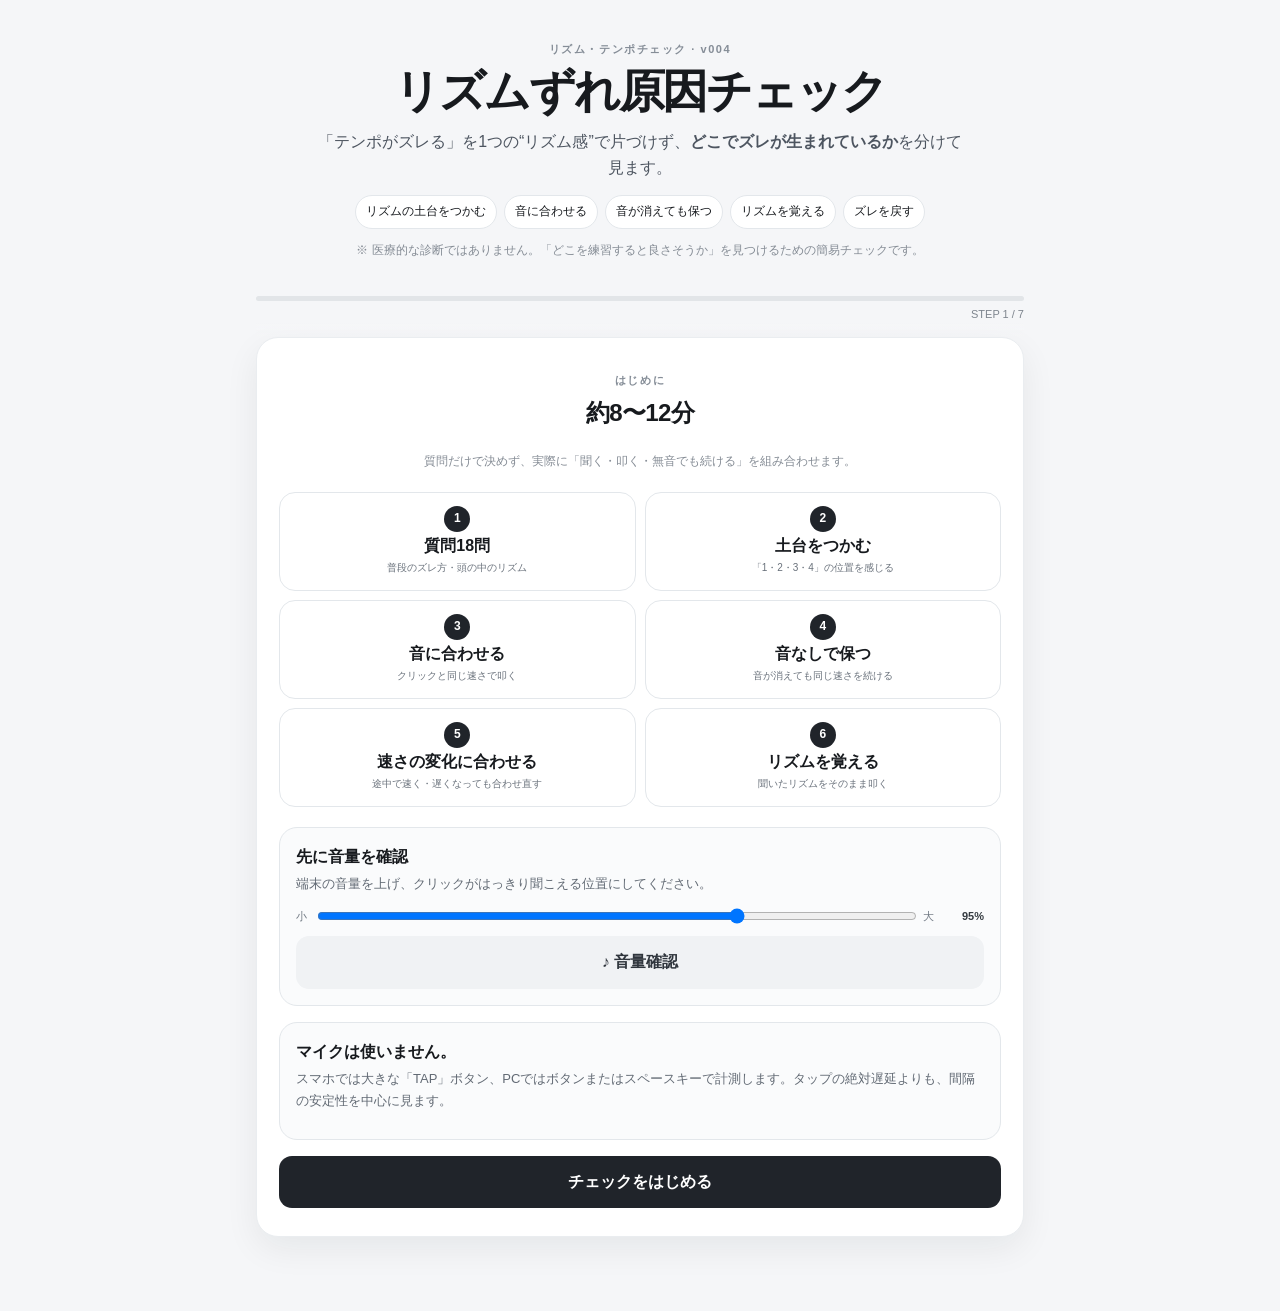
<file: index.html>
<!doctype html>
<html lang="ja">
<head>
  <meta charset="utf-8" />
  <meta name="viewport" content="width=device-width,initial-scale=1,viewport-fit=cover" />
  <meta name="theme-color" content="#f5f6f8" />
  <meta name="description" content="テンポ・リズムがなぜズレるかを、聞く・合わせる・保つ・覚える・戻すの5つに分けてチェックするWebアプリ" />
  <title>リズムずれ原因チェック v004</title>
  <link rel="stylesheet" href="styles.css" />
</head>
<body>
<main class="app-shell">
  <header class="hero">
    <div class="eyebrow">リズム・テンポチェック · v004</div>
    <h1>リズムずれ原因チェック</h1>
    <p class="lead">「テンポがズレる」を1つの“リズム感”で片づけず、<strong>どこでズレが生まれているか</strong>を分けて見ます。</p>
    <div class="ability-chips">
      <span>リズムの土台をつかむ</span><span>音に合わせる</span><span>音が消えても保つ</span><span>リズムを覚える</span><span>ズレを戻す</span>
    </div>
    <p class="note">※ 医療的な診断ではありません。「どこを練習すると良さそうか」を見つけるための簡易チェックです。</p>
  </header>

  <section class="stepper" aria-label="進行状況">
    <div class="progress-track"><div id="progressBar" class="progress-bar"></div></div>
    <div id="progressText" class="progress-text">STEP 1 / 7</div>
  </section>

  <section id="screenIntro" class="screen active">
    <div class="card intro-card">
      <span class="section-kicker">はじめに</span>
      <h2>約8〜12分</h2>
      <p class="subtle">質問だけで決めず、実際に「聞く・叩く・無音でも続ける」を組み合わせます。</p>
      <div class="flow-grid">
        <div><b>1</b><span>質問18問</span><small>普段のズレ方・頭の中のリズム</small></div>
        <div><b>2</b><span>土台をつかむ</span><small>「1・2・3・4」の位置を感じる</small></div>
        <div><b>3</b><span>音に合わせる</span><small>クリックと同じ速さで叩く</small></div>
        <div><b>4</b><span>音なしで保つ</span><small>音が消えても同じ速さを続ける</small></div>
        <div><b>5</b><span>速さの変化に合わせる</span><small>途中で速く・遅くなっても合わせ直す</small></div>
        <div><b>6</b><span>リズムを覚える</span><small>聞いたリズムをそのまま叩く</small></div>
      </div>

      <div class="sound-check-panel">
        <div>
          <strong>先に音量を確認</strong>
          <p>端末の音量を上げ、クリックがはっきり聞こえる位置にしてください。</p>
        </div>
        <div class="volume-row">
          <span>小</span><input id="volumeSlider" type="range" min="35" max="120" value="95" step="5" aria-label="テスト音量" />
          <span>大</span><output id="volumeValue">95%</output>
        </div>
        <button id="soundCheckBtn" class="secondary wide">♪ 音量確認</button>
      </div>

      <div class="notice-box">
        <strong>マイクは使いません。</strong>
        <p>スマホでは大きな「TAP」ボタン、PCではボタンまたはスペースキーで計測します。タップの絶対遅延よりも、間隔の安定性を中心に見ます。</p>
      </div>
      <button id="startBtn" class="primary wide">チェックをはじめる</button>
    </div>
  </section>

  <section id="screenQuestions" class="screen">
    <div class="card">
      <div class="section-head">
        <div><span class="section-kicker">質問</span><h2>普段の感覚</h2><p class="subtle compact">「できそう」ではなく、普段実際にどうなるかを基準に答えてください。</p></div>
        <span id="questionCount" class="counter">0 / 18</span>
      </div>
      <div id="questionList" class="question-list"></div>
      <div class="actions sticky-actions two"><button class="secondary" data-back="intro">戻る</button><button class="primary" id="toPerceptionBtn">実技テストへ</button></div>
    </div>
  </section>

  <section id="screenPerception" class="screen">
    <div class="card test-card">
      <span class="section-kicker">テスト 1</span>
      <h2>リズムの土台をつかむ</h2>
      <p>短いリズムに重なる高い音が、<strong>「1・2・3・4」のタイミングに合っているか／少しズレているか</strong>を判断します。全6問です。</p>
      <div class="test-tip">「自然に重なって聞こえるか」で答えてください。同じ問題は1回だけ聞き直せます。</div>
      <div class="test-stage">
        <div id="perceptionStatus" class="test-status">準備OK</div>
        <button id="playPerceptionBtn" class="play-btn">▶ リズムを再生</button>
        <div class="choice-row"><button id="alignedBtn" class="choice" disabled>合っている</button><button id="shiftedBtn" class="choice" disabled>ズレている</button></div>
        <div id="perceptionFeedback" class="feedback" aria-live="polite"></div>
      </div>
      <div class="actions"><button class="secondary" data-back="questions">戻る</button><button class="ghost" id="skipPerceptionBtn">スキップ</button><button class="primary" id="toSyncBtn" disabled>次へ</button></div>
    </div>
  </section>

  <section id="screenSync" class="screen">
    <div class="card test-card">
      <span class="section-kicker">テスト 2</span>
      <h2>聞こえる音に合わせる</h2>
      <p>一定の速さで鳴るクリックに合わせてTAPします。最初に速さをつかみ、そのまま<strong>同じ間隔で</strong>叩いてください。</p>
      <div class="test-tip">PCはスペースキーでもOKです。「ピッタリ何秒で押せたか」より、同じ速さで安定して叩けているかを見ます。</div>
      <div class="test-stage">
        <div id="syncStatus" class="test-status">開始ボタンを押してください</div>
        <button id="startSyncBtn" class="play-btn">▶ 一定の速さで開始</button>
        <button id="syncTapPad" class="tap-pad" disabled><span>TAP</span><small>クリックに合わせる</small></button>
        <div id="syncCounter" class="tap-counter">TAP 0</div>
        <div id="syncFeedback" class="feedback"></div>
      </div>
      <div class="actions"><button class="secondary" data-back="perception">戻る</button><button class="ghost" id="skipSyncBtn">スキップ</button><button class="primary" id="toContinuationBtn" disabled>次へ</button></div>
    </div>
  </section>

  <section id="screenContinuation" class="screen">
    <div class="card test-card">
      <span class="section-kicker">テスト 3</span>
      <h2>音が消えても同じ速さを保つ</h2>
      <p>最初の8回はクリックが鳴ります。その後は音が消えますが、<strong>最初と同じ速さのままTAPを続けてください。</strong></p>
      <div class="test-tip">ここが今回の中心テストです。音に頼らなくても、自分の中で同じ速さを保てるかを見ます。</div>
      <div class="phase-indicator"><span id="phaseExternal" class="active">音あり</span><span id="phaseInternal">音なし</span></div>
      <div class="test-stage">
        <div id="contStatus" class="test-status">開始ボタンを押してください</div>
        <button id="startContBtn" class="play-btn">▶ 音あり8回＋音なし8回を開始</button>
        <button id="contTapPad" class="tap-pad" disabled><span>TAP</span><small>音が消えても続ける</small></button>
        <div id="contCounter" class="tap-counter">TAP 0</div>
        <div id="contFeedback" class="feedback"></div>
      </div>
      <div class="actions"><button class="secondary" data-back="sync">戻る</button><button class="ghost" id="skipContBtn">スキップ</button><button class="primary" id="toAdaptBtn" disabled>次へ</button></div>
    </div>
  </section>

  <section id="screenAdapt" class="screen">
    <div class="card test-card">
      <span class="section-kicker">テスト 4</span>
      <h2>速さが変わっても合わせ直す</h2>
      <p>途中でクリックの速さが変わります。止まらずにTAPを続け、<strong>新しい速さに合わせ直してください。</strong></p>
      <div class="test-tip">速さが変わったあと、何回くらいで新しい速さに合わせ直せるかを見ます。</div>
      <div class="test-stage">
        <div id="adaptStatus" class="test-status">開始ボタンを押してください</div>
        <button id="startAdaptBtn" class="play-btn">▶ 速さが変わるテストを開始</button>
        <button id="adaptTapPad" class="tap-pad" disabled><span>TAP</span><small>変化しても止めない</small></button>
        <div id="adaptCounter" class="tap-counter">TAP 0</div>
        <div id="adaptFeedback" class="feedback"></div>
      </div>
      <div class="actions"><button class="secondary" data-back="continuation">戻る</button><button class="ghost" id="skipAdaptBtn">スキップ</button><button class="primary" id="toMemoryBtn" disabled>次へ</button></div>
    </div>
  </section>

  <section id="screenMemory" class="screen">
    <div class="card test-card">
      <span class="section-kicker">テスト 5</span>
      <h2>聞いたリズムを覚えて真似する</h2>
      <p>短いリズムを2回聞き、その後<strong>5回TAPして同じリズムを真似</strong>します。全3問です。</p>
      <div class="test-tip">全体の速さが少し違っても大丈夫です。音と音の間が「短い・長い」のどちらだったかを意識してください。</div>
      <div class="test-stage">
        <div id="memoryStatus" class="test-status">第1問 / 3</div>
        <button id="playPatternBtn" class="play-btn">▶ リズムを2回聞く</button>
        <button id="memoryTapPad" class="tap-pad" disabled><span>TAP</span><small id="memoryTapHint">聞いた後に5回叩く</small></button>
        <div id="memoryCounter" class="tap-counter">0 / 5</div>
        <div id="memoryFeedback" class="feedback"></div>
      </div>
      <div class="actions"><button class="secondary" data-back="adapt">戻る</button><button class="ghost" id="skipMemoryBtn">スキップ</button><button class="primary" id="showResultBtn" disabled>結果を見る</button></div>
    </div>
  </section>

  <section id="screenResult" class="screen">
    <div class="result-hero card">
      <span class="section-kicker">診断結果</span>
      <p class="result-label">今回いちばん見直したいポイント</p>
      <h2 id="mainCause">—</h2>
      <p id="causeDescription" class="result-description"></p>
    </div>

    <div class="card radar-card">
      <div class="section-head"><div><h3>リズムがズレる原因を5つに分けてチェック</h3><p class="subtle compact">実際のテスト結果を中心に、普段の自己評価も少し加えた参考スコアです。</p></div></div>
      <canvas id="radarCanvas" width="700" height="560" aria-label="タイミング能力レーダーチャート"></canvas>
      <div id="scoreGrid" class="score-grid"></div>
    </div>

    <div class="card">
      <h3>「頭の中でリズムを鳴らす力」との関係</h3>
      <div id="imageryBox" class="insight-box"></div>
    </div>

    <div class="card">
      <h3>ズレやすさにつながっていそうなポイント</h3>
      <div id="causeList" class="cause-list"></div>
    </div>

    <div class="card">
      <h3>今日からの練習</h3>
      <div id="trainingList" class="training-list"></div>
    </div>

    <div class="card">
      <h3>テスト結果の詳しい数字</h3>
      <div id="metricsBox" class="metrics-grid"></div>
      <p class="subtle">スマホやPCによってボタンを押した時のわずかな遅れが違うため、「何秒早い・遅い」よりも、安定して同じ速さで叩けたかを重視しています。同じ端末で繰り返すと上達を比較しやすくなります。</p>
    </div>

    <details class="card research-card">
      <summary>このチェックの考え方のもとになった研究</summary>
      <div class="research-list">
        <p><b>「聞き取れる」と「合わせられる」は別：</b> 研究用のリズムテストでも、リズムを感じ取る力、音に合わせて動く力、音がなくても速さを保つ力などを別々に調べます。</p>
        <p><b>リズムが分かっていても身体が合わないことがある：</b> 音のタイミングは分かっていても、手や声をそのタイミングに合わせる部分が苦手な人がいることが報告されています。</p>
        <p><b>音が消えた後を見る：</b> 最初はクリックに合わせ、その後クリックを消して同じ速さを続ける方法は、「自分の中で速さを保てるか」を調べる研究でも使われています。</p>
        <p><b>頭の中で音を鳴らす力も関係する可能性：</b> 2024年の研究では、頭の中の音を動かしたり保ったりしやすい人ほど、実際の音が消れた後もリズムを保ちやすい傾向が報告されています。</p>
        <p><b>「リズム感」は1つの能力ではない：</b> リズムを見つける、合わせる、覚える、速さを保つ、ズレたら戻す、という複数の力に分けて考える研究が増えています。</p>
      </div>
      <div class="reference-links">
        <a href="https://doi.org/10.3758/s13423-012-0371-2" target="_blank" rel="noreferrer">Repp & Su, 2013</a>
        <a href="https://doi.org/10.3758/s13428-016-0773-6" target="_blank" rel="noreferrer">Dalla Bella et al., 2017 (BAASTA)</a>
        <a href="https://doi.org/10.3389/fnhum.2013.00771" target="_blank" rel="noreferrer">Fujii & Schlaug, 2013 (H-BAT)</a>
        <a href="https://doi.org/10.1016/j.neuropsychologia.2013.06.027" target="_blank" rel="noreferrer">Sowinski & Dalla Bella, 2013</a>
        <a href="https://doi.org/10.1037/xge0001601" target="_blank" rel="noreferrer">Whitton et al., 2024</a>
        <a href="https://doi.org/10.3758/s13428-021-01722-2" target="_blank" rel="noreferrer">REPP online timing, 2022</a>
      </div>
    </details>

    <div class="actions result-actions two"><button id="copyResultBtn" class="secondary">結果をコピー</button><button id="restartBtn" class="primary">もう一度チェック</button></div>
  </section>
</main>
<div id="toast" class="toast" role="status"></div>
<script src="app.js"></script>
</body>
</html>
</file>
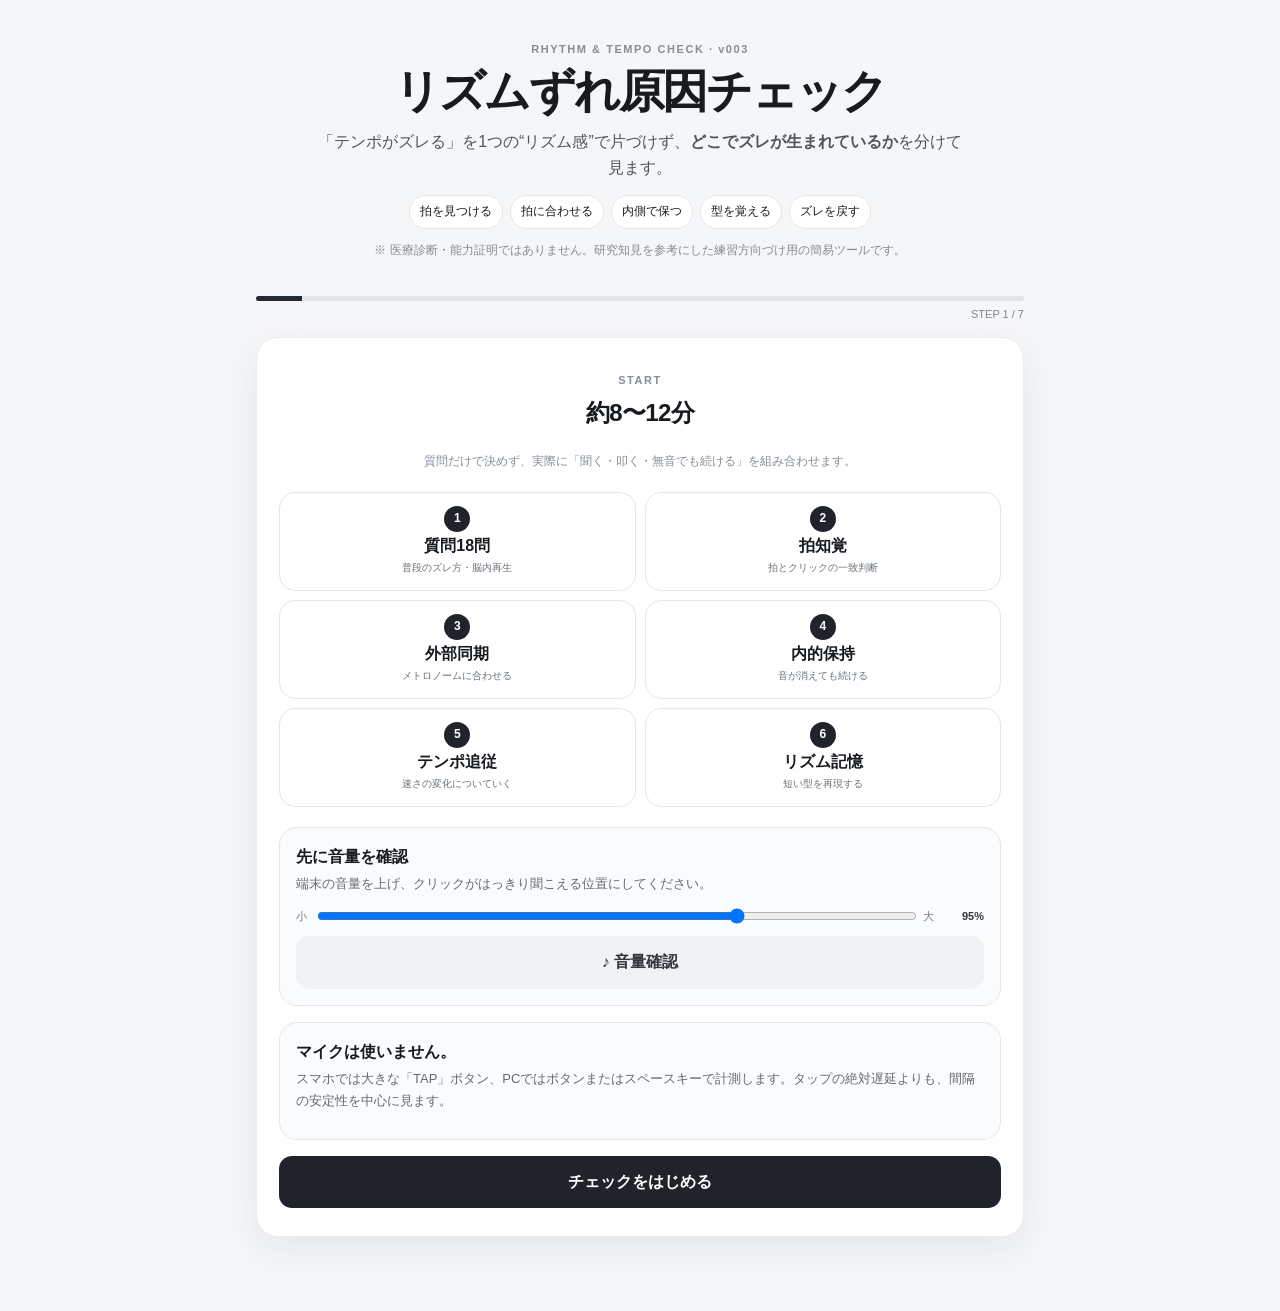
<file: rhythm_cognition_v003_standalone.html>
<!doctype html>
<html lang="ja">
<head>
  <meta charset="utf-8" />
  <meta name="viewport" content="width=device-width,initial-scale=1,viewport-fit=cover" />
  <meta name="theme-color" content="#f5f6f8" />
  <meta name="description" content="テンポ・リズムがなぜズレるかを、拍知覚・外部同期・内的テンポ保持・リズム記憶・ズレ補正からチェックするWebアプリ" />
  <title>リズムずれ原因チェック v003</title>
  <style>
:root{--bg:#f5f6f8;--card:#fff;--text:#171a1e;--muted:#69717b;--line:#e3e7eb;--accent:#20262d;--soft:#f2f4f6;--ok:#eaf7ef;--okT:#28613d;--warn:#fff4df;--warnT:#805b10;--radius:22px;--shadow:0 12px 34px rgba(18,24,31,.065)}
*{box-sizing:border-box}html{scroll-behavior:smooth}body{margin:0;background:var(--bg);color:var(--text);font-family:-apple-system,BlinkMacSystemFont,"Segoe UI","Noto Sans JP",sans-serif;line-height:1.65}button,input{font:inherit}.app-shell{width:min(800px,100%);margin:auto;padding:22px 16px 58px}.hero{text-align:center;padding:18px 5px 12px}.eyebrow,.section-kicker{font-size:11px;letter-spacing:.14em;font-weight:850;color:#858d97}.hero h1{font-size:clamp(30px,8vw,46px);line-height:1.12;margin:8px 0 11px;letter-spacing:-.045em}.lead{max-width:650px;margin:0 auto 14px;color:#4d5560}.ability-chips{display:flex;flex-wrap:wrap;gap:7px;justify-content:center}.ability-chips span{background:#fff;border:1px solid var(--line);padding:6px 10px;border-radius:999px;font-size:12px}.note,.subtle{font-size:12px;color:#858c95}.compact{margin:4px 0}.stepper{position:sticky;top:0;z-index:20;padding:11px 0 14px;background:linear-gradient(var(--bg) 74%,transparent)}.progress-track{height:5px;background:#e2e5e8;border-radius:999px;overflow:hidden}.progress-bar{height:100%;width:0;background:#242a31;transition:.3s}.progress-text{text-align:right;font-size:11px;color:#7e858e;margin-top:4px}.screen{display:none}.screen.active{display:block;animation:fade .2s ease}@keyframes fade{from{opacity:.35;transform:translateY(5px)}to{opacity:1;transform:none}}
.card{background:var(--card);border:1px solid #eaedf0;border-radius:var(--radius);padding:22px;box-shadow:var(--shadow);margin-bottom:16px}.card h2,.card h3{margin-top:0;letter-spacing:-.025em}.intro-card{text-align:center;padding:28px 22px}.flow-grid{display:grid;grid-template-columns:repeat(2,1fr);gap:9px;margin:20px 0}.flow-grid div{border:1px solid var(--line);border-radius:16px;padding:13px 9px;display:grid;gap:1px}.flow-grid b{margin:auto;width:26px;height:26px;border-radius:50%;display:grid;place-items:center;background:#20242a;color:#fff;font-size:12px}.flow-grid span{font-weight:800}.flow-grid small{font-size:10px;color:var(--muted)}
button{border:0;border-radius:13px;padding:13px 16px;font-weight:800;cursor:pointer;transition:.14s;touch-action:manipulation;-webkit-tap-highlight-color:transparent}button:active{transform:scale(.985)}button:disabled{opacity:.38;cursor:not-allowed}.primary{background:#20242a;color:#fff}.secondary{background:#f0f2f4;color:#30363d}.ghost{background:#fff;color:#737b84;border:1px solid var(--line)}.wide{width:100%}.actions{display:grid;grid-template-columns:1fr 1fr 1fr;gap:8px;margin-top:18px}.actions.two{grid-template-columns:1fr 1.5fr}.sticky-actions{position:sticky;bottom:10px;background:rgba(255,255,255,.94);backdrop-filter:blur(10px);padding:9px;border-radius:16px;border:1px solid var(--line);z-index:10}.result-actions{margin-bottom:26px}.section-head{display:flex;justify-content:space-between;gap:12px;align-items:flex-start}.counter{font-size:12px;background:#f1f3f5;padding:4px 8px;border-radius:999px;white-space:nowrap}
.sound-check-panel,.notice-box{border:1px solid var(--line);background:#fafbfc;border-radius:18px;padding:16px;margin:16px 0;text-align:left}.sound-check-panel p,.notice-box p{margin:3px 0 12px;color:#626a74;font-size:13px}.volume-row{display:grid;grid-template-columns:auto 1fr auto auto;gap:8px;align-items:center;font-size:11px;color:#727a84;margin-bottom:10px}.volume-row input{width:100%}.volume-row output{min-width:42px;text-align:right;font-weight:800;color:#343a40}
.question{padding:18px 0;border-top:1px solid var(--line)}.question:first-child{border-top:0}.q-title{font-weight:760;margin-bottom:10px}.scale{display:grid;grid-template-columns:repeat(5,1fr);gap:6px}.scale button{padding:10px 3px;background:#f5f6f7;color:#646c75;border:1px solid transparent;font-size:12px}.scale button.selected{background:#20242a;color:#fff}.scale-legend{display:flex;justify-content:space-between;font-size:10px;color:#969da6;margin-top:4px}
.test-card>p{color:#5d6570}.test-tip{background:#f4f6f7;border-radius:13px;padding:10px 12px;font-size:12px;color:#68717a}.test-stage{border:1px solid var(--line);background:#fafbfb;border-radius:18px;padding:20px;margin-top:18px;text-align:center}.test-status{font-weight:850;margin-bottom:8px}.play-btn{width:100%;margin-top:9px;background:#20242a;color:#fff}.choice-row{display:grid;grid-template-columns:1fr 1fr;gap:9px;margin-top:12px}.choice{background:#fff;border:1px solid var(--line)}.feedback{min-height:30px;margin-top:10px;font-size:13px;font-weight:750}.tap-pad{width:min(360px,100%);height:150px;margin:16px auto 5px;border-radius:28px;background:#f0f2f4;color:#20262d;border:1px solid #dce1e5;display:flex;flex-direction:column;align-items:center;justify-content:center;user-select:none}.tap-pad span{font-size:38px;line-height:1;font-weight:950;letter-spacing:.06em}.tap-pad small{margin-top:8px;font-size:11px;color:#737b84}.tap-pad.live{background:#20242a;color:#fff}.tap-pad.live small{color:#cbd0d6}.tap-pad.hit{transform:scale(.965);background:#dfe4e8}.tap-counter{font-size:12px;color:#6f7780}.phase-indicator{display:grid;grid-template-columns:1fr 1fr;gap:6px;margin:14px 0}.phase-indicator span{text-align:center;font-size:11px;font-weight:800;border-radius:999px;background:#edf0f2;color:#8a9199;padding:7px}.phase-indicator span.active{background:#20262d;color:#fff}
.result-hero{text-align:center;padding:30px 22px}.result-label{margin:10px 0 0;color:#777f88;font-size:13px}.result-hero h2{font-size:clamp(27px,7vw,38px);margin:3px 0 8px}.result-description{color:#515861;margin:0}.radar-card canvas{display:block;width:100%;height:auto;margin:0 auto}.score-grid{display:grid;grid-template-columns:repeat(2,1fr);gap:8px}.score-item{background:#f5f7f8;border-radius:14px;padding:12px}.score-item span{display:block;font-size:11px;color:#757d86}.score-item b{font-size:26px}.score-source{font-size:10px;color:#8b929b;margin-top:1px}.insight-box{background:#f5f7f8;border-radius:16px;padding:16px}.cause-item,.training-item{padding:15px 0;border-top:1px solid var(--line)}.cause-item:first-child,.training-item:first-child{border-top:0}.cause-item h4,.training-item h4{margin:0 0 5px}.cause-item p,.training-item p{margin:0;color:#626a73;font-size:14px}.cause-rank{display:inline-grid;place-items:center;width:24px;height:24px;border-radius:50%;background:#20262d;color:#fff;font-size:11px;margin-right:7px}.tag{display:inline-block;font-size:10px;font-weight:800;background:#edf0f2;border-radius:999px;padding:3px 7px;margin-bottom:5px}.metrics-grid{display:grid;grid-template-columns:repeat(2,1fr);gap:8px}.metric{background:#f5f7f8;border-radius:14px;padding:12px}.metric span{display:block;font-size:10px;color:#7e858e}.metric b{font-size:18px}.research-card summary{font-weight:850;cursor:pointer}.research-list{margin-top:14px}.research-list p{font-size:13px;color:#555d66}.reference-links{display:flex;flex-wrap:wrap;gap:7px}.reference-links a{font-size:11px;color:#343b43;background:#f0f2f4;border-radius:999px;padding:6px 9px;text-decoration:none}.toast{position:fixed;left:50%;bottom:24px;transform:translate(-50%,20px);background:#20242a;color:#fff;padding:10px 15px;border-radius:999px;font-size:12px;opacity:0;pointer-events:none;transition:.25s;z-index:50}.toast.show{opacity:1;transform:translate(-50%,0)}
@media(max-width:560px){.app-shell{padding:13px 10px 42px}.card{padding:18px;border-radius:19px}.hero{padding-top:8px}.flow-grid{gap:7px}.actions{gap:6px}.actions button{padding:12px 7px;font-size:12px}.scale{gap:4px}.scale button{font-size:11px}.tap-pad{height:140px}.tap-pad span{font-size:34px}.score-grid,.metrics-grid{grid-template-columns:1fr 1fr}}

</style>
</head>
<body>
<main class="app-shell">
  <header class="hero">
    <div class="eyebrow">RHYTHM & TEMPO CHECK · v003</div>
    <h1>リズムずれ原因チェック</h1>
    <p class="lead">「テンポがズレる」を1つの“リズム感”で片づけず、<strong>どこでズレが生まれているか</strong>を分けて見ます。</p>
    <div class="ability-chips">
      <span>拍を見つける</span><span>拍に合わせる</span><span>内側で保つ</span><span>型を覚える</span><span>ズレを戻す</span>
    </div>
    <p class="note">※ 医療診断・能力証明ではありません。研究知見を参考にした練習方向づけ用の簡易ツールです。</p>
  </header>

  <section class="stepper" aria-label="進行状況">
    <div class="progress-track"><div id="progressBar" class="progress-bar"></div></div>
    <div id="progressText" class="progress-text">STEP 1 / 7</div>
  </section>

  <section id="screenIntro" class="screen active">
    <div class="card intro-card">
      <span class="section-kicker">START</span>
      <h2>約8〜12分</h2>
      <p class="subtle">質問だけで決めず、実際に「聞く・叩く・無音でも続ける」を組み合わせます。</p>
      <div class="flow-grid">
        <div><b>1</b><span>質問18問</span><small>普段のズレ方・脳内再生</small></div>
        <div><b>2</b><span>拍知覚</span><small>拍とクリックの一致判断</small></div>
        <div><b>3</b><span>外部同期</span><small>メトロノームに合わせる</small></div>
        <div><b>4</b><span>内的保持</span><small>音が消えても続ける</small></div>
        <div><b>5</b><span>テンポ追従</span><small>速さの変化についていく</small></div>
        <div><b>6</b><span>リズム記憶</span><small>短い型を再現する</small></div>
      </div>

      <div class="sound-check-panel">
        <div>
          <strong>先に音量を確認</strong>
          <p>端末の音量を上げ、クリックがはっきり聞こえる位置にしてください。</p>
        </div>
        <div class="volume-row">
          <span>小</span><input id="volumeSlider" type="range" min="35" max="120" value="95" step="5" aria-label="テスト音量" />
          <span>大</span><output id="volumeValue">95%</output>
        </div>
        <button id="soundCheckBtn" class="secondary wide">♪ 音量確認</button>
      </div>

      <div class="notice-box">
        <strong>マイクは使いません。</strong>
        <p>スマホでは大きな「TAP」ボタン、PCではボタンまたはスペースキーで計測します。タップの絶対遅延よりも、間隔の安定性を中心に見ます。</p>
      </div>
      <button id="startBtn" class="primary wide">チェックをはじめる</button>
    </div>
  </section>

  <section id="screenQuestions" class="screen">
    <div class="card">
      <div class="section-head">
        <div><span class="section-kicker">QUESTION</span><h2>普段の感覚</h2><p class="subtle compact">“上手いと思うか”ではなく、実際に起こることを基準に答えてください。</p></div>
        <span id="questionCount" class="counter">0 / 18</span>
      </div>
      <div id="questionList" class="question-list"></div>
      <div class="actions sticky-actions two"><button class="secondary" data-back="intro">戻る</button><button class="primary" id="toPerceptionBtn">実技テストへ</button></div>
    </div>
  </section>

  <section id="screenPerception" class="screen">
    <div class="card test-card">
      <span class="section-kicker">TEST 1 · BEAT PERCEPTION</span>
      <h2>拍を見つける</h2>
      <p>短いリズムに重なる高いクリックが、<strong>拍に合っているか／少しズレているか</strong>を判断します。全6問です。</p>
      <div class="test-tip">「クリックが気持ちよく重なるか」で答えてください。同じ問題は1回だけ聞き直せます。</div>
      <div class="test-stage">
        <div id="perceptionStatus" class="test-status">準備OK</div>
        <button id="playPerceptionBtn" class="play-btn">▶ リズムを再生</button>
        <div class="choice-row"><button id="alignedBtn" class="choice" disabled>合っている</button><button id="shiftedBtn" class="choice" disabled>ズレている</button></div>
        <div id="perceptionFeedback" class="feedback" aria-live="polite"></div>
      </div>
      <div class="actions"><button class="secondary" data-back="questions">戻る</button><button class="ghost" id="skipPerceptionBtn">スキップ</button><button class="primary" id="toSyncBtn" disabled>次へ</button></div>
    </div>
  </section>

  <section id="screenSync" class="screen">
    <div class="card test-card">
      <span class="section-kicker">TEST 2 · SYNCHRONIZATION</span>
      <h2>外の拍に合わせる</h2>
      <p>90 BPMのクリックに合わせてTAPします。最初の数拍で拍をつかみ、そのまま<strong>できるだけ一定に</strong>叩いてください。</p>
      <div class="test-tip">PCはスペースキーでもOK。端末差を減らすため、クリックとの絶対的な早い/遅いより「ばらつき」と「テンポ一致」を重視します。</div>
      <div class="test-stage">
        <div id="syncStatus" class="test-status">開始ボタンを押してください</div>
        <button id="startSyncBtn" class="play-btn">▶ 90 BPMで開始</button>
        <button id="syncTapPad" class="tap-pad" disabled><span>TAP</span><small>クリックに合わせる</small></button>
        <div id="syncCounter" class="tap-counter">TAP 0</div>
        <div id="syncFeedback" class="feedback"></div>
      </div>
      <div class="actions"><button class="secondary" data-back="perception">戻る</button><button class="ghost" id="skipSyncBtn">スキップ</button><button class="primary" id="toContinuationBtn" disabled>次へ</button></div>
    </div>
  </section>

  <section id="screenContinuation" class="screen">
    <div class="card test-card">
      <span class="section-kicker">TEST 3 · INTERNAL PULSE</span>
      <h2>音が消えてもテンポを保つ</h2>
      <p>最初の8拍はクリックが鳴ります。その後8拍は<strong>無音になりますが、同じテンポのままTAPを続けてください。</strong></p>
      <div class="test-tip">ここが今回の中心テストです。外部刺激が消えたあとに、内側でテンポをどれくらい維持できるかを見ます。</div>
      <div class="phase-indicator"><span id="phaseExternal" class="active">クリックあり</span><span id="phaseInternal">無音</span></div>
      <div class="test-stage">
        <div id="contStatus" class="test-status">開始ボタンを押してください</div>
        <button id="startContBtn" class="play-btn">▶ 8拍＋無音8拍を開始</button>
        <button id="contTapPad" class="tap-pad" disabled><span>TAP</span><small>無音になっても続ける</small></button>
        <div id="contCounter" class="tap-counter">TAP 0</div>
        <div id="contFeedback" class="feedback"></div>
      </div>
      <div class="actions"><button class="secondary" data-back="sync">戻る</button><button class="ghost" id="skipContBtn">スキップ</button><button class="primary" id="toAdaptBtn" disabled>次へ</button></div>
    </div>
  </section>

  <section id="screenAdapt" class="screen">
    <div class="card test-card">
      <span class="section-kicker">TEST 4 · TEMPO ADAPTATION</span>
      <h2>テンポ変化に追従する</h2>
      <p>途中でテンポが変わります。止まらずにTAPを続け、<strong>新しい速さへ追従</strong>してください。</p>
      <div class="test-tip">ズレを感じたあと、どれくらい素早く新しい周期へ修正できるかを見ます。</div>
      <div class="test-stage">
        <div id="adaptStatus" class="test-status">開始ボタンを押してください</div>
        <button id="startAdaptBtn" class="play-btn">▶ テンポ変化テスト開始</button>
        <button id="adaptTapPad" class="tap-pad" disabled><span>TAP</span><small>変化しても止めない</small></button>
        <div id="adaptCounter" class="tap-counter">TAP 0</div>
        <div id="adaptFeedback" class="feedback"></div>
      </div>
      <div class="actions"><button class="secondary" data-back="continuation">戻る</button><button class="ghost" id="skipAdaptBtn">スキップ</button><button class="primary" id="toMemoryBtn" disabled>次へ</button></div>
    </div>
  </section>

  <section id="screenMemory" class="screen">
    <div class="card test-card">
      <span class="section-kicker">TEST 5 · RHYTHM MEMORY</span>
      <h2>短いリズムの型を覚える</h2>
      <p>短いリズムを2回聞き、その後<strong>5回TAPして同じリズムを再現</strong>します。全3問です。</p>
      <div class="test-tip">速さを完全に同じにする必要はありません。「短い・長い」の並び方を再現してください。</div>
      <div class="test-stage">
        <div id="memoryStatus" class="test-status">第1問 / 3</div>
        <button id="playPatternBtn" class="play-btn">▶ リズムを2回聞く</button>
        <button id="memoryTapPad" class="tap-pad" disabled><span>TAP</span><small id="memoryTapHint">聞いた後に5回叩く</small></button>
        <div id="memoryCounter" class="tap-counter">0 / 5</div>
        <div id="memoryFeedback" class="feedback"></div>
      </div>
      <div class="actions"><button class="secondary" data-back="adapt">戻る</button><button class="ghost" id="skipMemoryBtn">スキップ</button><button class="primary" id="showResultBtn" disabled>結果を見る</button></div>
    </div>
  </section>

  <section id="screenResult" class="screen">
    <div class="result-hero card">
      <span class="section-kicker">YOUR RHYTHM PROFILE</span>
      <p class="result-label">今回もっとも確認したいポイント</p>
      <h2 id="mainCause">—</h2>
      <p id="causeDescription" class="result-description"></p>
    </div>

    <div class="card radar-card">
      <div class="section-head"><div><h3>5つのタイミング能力</h3><p class="subtle compact">実技を受けた項目は「実技70%＋自己評価30%」の暫定スコアです。</p></div></div>
      <canvas id="radarCanvas" width="700" height="560" aria-label="タイミング能力レーダーチャート"></canvas>
      <div id="scoreGrid" class="score-grid"></div>
    </div>

    <div class="card">
      <h3>脳内再生との関係</h3>
      <div id="imageryBox" class="insight-box"></div>
    </div>

    <div class="card">
      <h3>ズレの原因候補</h3>
      <div id="causeList" class="cause-list"></div>
    </div>

    <div class="card">
      <h3>今日からの練習</h3>
      <div id="trainingList" class="training-list"></div>
    </div>

    <div class="card">
      <h3>実測メモ</h3>
      <div id="metricsBox" class="metrics-grid"></div>
      <p class="subtle">ブラウザ・スマホの入出力遅延があるため、絶対的な「何ms早い/遅い」の診断はしていません。繰り返し同じ端末で比較すると変化を追いやすくなります。</p>
    </div>

    <details class="card research-card">
      <summary>このチェックに取り入れた研究知見</summary>
      <div class="research-list">
        <p><b>知覚と産出を分ける：</b> BAASTA / H-BATなどでは、拍の知覚・同期・継続・テンポ変化への適応などを別課題として扱います。</p>
        <p><b>聞こえていても合わせられない場合がある：</b> リズム知覚が保たれていても同期が苦手な例があり、聴覚→運動マッピングの違いが示唆されています。</p>
        <p><b>外音が消えた後を測る：</b> synchronization–continuation課題は、外部の拍から内的タイミングへ切り替わった後のテンポ保持を調べる代表的手法です。</p>
        <p><b>脳内再生は“支援要因”：</b> 2024年の研究では、聴覚イメージを操作する自己評価が高いほど、ガイドが消えた継続フェーズの同期が安定する関係が報告されています。</p>
        <p><b>リズム能力は多次元：</b> 1つの「リズム感」ではなく、知覚・運動・記憶・予測など複数要素として捉える研究が増えています。</p>
      </div>
      <div class="reference-links">
        <a href="https://doi.org/10.3758/s13423-012-0371-2" target="_blank" rel="noreferrer">Repp & Su, 2013</a>
        <a href="https://doi.org/10.3758/s13428-016-0773-6" target="_blank" rel="noreferrer">Dalla Bella et al., 2017 (BAASTA)</a>
        <a href="https://doi.org/10.3389/fnhum.2013.00771" target="_blank" rel="noreferrer">Fujii & Schlaug, 2013 (H-BAT)</a>
        <a href="https://doi.org/10.1016/j.neuropsychologia.2013.06.027" target="_blank" rel="noreferrer">Sowinski & Dalla Bella, 2013</a>
        <a href="https://doi.org/10.1037/xge0001601" target="_blank" rel="noreferrer">Whitton et al., 2024</a>
        <a href="https://doi.org/10.3758/s13428-021-01722-2" target="_blank" rel="noreferrer">REPP online timing, 2022</a>
      </div>
    </details>

    <div class="actions result-actions two"><button id="copyResultBtn" class="secondary">結果をコピー</button><button id="restartBtn" class="primary">もう一度チェック</button></div>
  </section>
</main>
<div id="toast" class="toast" role="status"></div>
<script>
const FACTORS={
  perception:{name:'拍知覚',short:'音の流れから拍を見つけ、ズレに気づく力'},
  sync:{name:'外部同期',short:'聞こえている拍に動作を合わせ続ける力'},
  internal:{name:'内的テンポ保持',short:'外の音が消えても周期を内側で保つ力'},
  memory:{name:'リズム記憶',short:'短いリズムの時間パターンを保持・再現する力'},
  adapt:{name:'ズレ補正',short:'テンポが変化したとき新しい周期へ追従する力'},
  imagery:{name:'脳内再生',short:'頭の中で拍やリズムを鳴らし、操作する感覚'}
};

// 既存尺度の文言を転載せず、研究上の構成概念を参考にした独自質問。
const questions=[
 ['perception','曲を聞くと、どこに「1・2・3・4」の拍があるか自然に見つけやすい。'],
 ['sync','手拍子や足踏みをするとき、曲に合わせた一定の間隔を保ちやすい。'],
 ['internal','音楽が急に止まっても、頭や身体の中では同じテンポが続いている感じがある。'],
 ['memory','短い手拍子のリズムを聞いたあと、その「短い・長い」の並びを真似しやすい。'],
 ['adapt','伴奏のテンポが少し変わったとき、数拍のうちに新しい速さへ合わせ直しやすい。'],
 ['imagery','知っている曲を思い浮かべると、実際に鳴っていなくてもリズムや伴奏が頭の中で鳴る感覚がある。'],

 ['perception','誰かの手拍子や歌が伴奏の拍から少しズレると、比較的すぐ気づく。'],
 ['sync','メトロノームに合わせて叩いているとき、自分だけ徐々に速くなったり遅くなったりしにくい。'],
 ['internal','「4拍だけ無音で数えて、その次から入る」のようなことを比較的やりやすい。'],
 ['memory','メロディーを抜きにして、リズムだけを取り出して覚えることができる。'],
 ['adapt','自分が少し走った／もたったと感じたあと、止まらずに拍へ戻しやすい。'],
 ['imagery','頭の中だけでメトロノームの「カッ・カッ・カッ」を一定間隔で鳴らし続けられる感覚がある。'],

 ['perception','音数が多い曲でも、細かい音ではなく土台の拍を追いやすい。'],
 ['sync','歌いながらでも、足や手で一定の拍を刻み続けやすい。'],
 ['internal','伴奏を聞いたあと無音になっても、同じテンポで数え続けて元の位置に戻りやすい。'],
 ['memory','初めて聞く短いリズムでも、2〜3回聞けばまとまりとして覚えやすい。'],
 ['adapt','同じフレーズを少し速いテンポ／遅いテンポに変えても、リズムを崩さず合わせやすい。'],
 ['imagery','頭の中のリズムを、意図的に少し速くしたり遅くしたりして保てる。']
];

const state={
  answers:Array(questions.length).fill(null),volume:.95,current:'intro',
  perception:{trial:0,correct:0,current:null,replay:0,done:false,skipped:false},
  sync:{taps:[],targets:[],done:false,skipped:false,metrics:null,running:false},
  cont:{taps:[],targets:[],done:false,skipped:false,metrics:null,running:false},
  adapt:{taps:[],targets:[],done:false,skipped:false,metrics:null,running:false,newBpm:null},
  memory:{trial:0,scores:[],current:null,taps:[],ready:false,done:false,skipped:false}
};
const $=id=>document.getElementById(id);
const screens={intro:$('screenIntro'),questions:$('screenQuestions'),perception:$('screenPerception'),sync:$('screenSync'),continuation:$('screenContinuation'),adapt:$('screenAdapt'),memory:$('screenMemory'),result:$('screenResult')};
const progress={intro:[1,7,6],questions:[2,7,20],perception:[3,7,36],sync:[4,7,52],continuation:[5,7,68],adapt:[6,7,82],memory:[7,7,94],result:[7,7,100]};
function clamp(v,a=0,b=100){return Math.max(a,Math.min(b,v))}
function median(a){if(!a.length)return 0;const b=[...a].sort((x,y)=>x-y),m=Math.floor(b.length/2);return b.length%2?b[m]:(b[m-1]+b[m])/2}
function mean(a){return a.length?a.reduce((s,v)=>s+v,0)/a.length:0}
function sd(a){if(a.length<2)return 0;const m=mean(a);return Math.sqrt(a.reduce((s,v)=>s+(v-m)**2,0)/(a.length-1))}
function cv(a){const m=mean(a);return m?sd(a)/m:0}
function diffs(a){return a.slice(1).map((v,i)=>v-a[i])}
function showScreen(name){Object.values(screens).forEach(x=>x.classList.remove('active'));screens[name].classList.add('active');state.current=name;const [s,t,p]=progress[name];$('progressBar').style.width=p+'%';$('progressText').textContent=name==='result'?'チェック完了':`STEP ${s} / ${t}`;window.scrollTo({top:0,behavior:'smooth'})}
function toast(msg){$('toast').textContent=msg;$('toast').classList.add('show');setTimeout(()=>$('toast').classList.remove('show'),1700)}

function renderQuestions(){const list=$('questionList');list.innerHTML='';questions.forEach((q,i)=>{const d=document.createElement('div');d.className='question';d.innerHTML=`<div class="q-title">${i+1}. ${q[1]}</div><div class="scale"></div><div class="scale-legend"><span>当てはまらない</span><span>とても当てはまる</span></div>`;const scale=d.querySelector('.scale');for(let v=1;v<=5;v++){const b=document.createElement('button');b.textContent=v;b.type='button';if(state.answers[i]===v)b.classList.add('selected');b.onclick=()=>{state.answers[i]=v;scale.querySelectorAll('button').forEach(x=>x.classList.remove('selected'));b.classList.add('selected');$('questionCount').textContent=`${state.answers.filter(x=>x!==null).length} / ${questions.length}`};scale.appendChild(b)}list.appendChild(d)});$('questionCount').textContent=`${state.answers.filter(x=>x!==null).length} / ${questions.length}`}

// ---------- audio ----------
let audioCtx=null,master=null,comp=null;
async function ensureAudio(){if(!audioCtx){audioCtx=new (window.AudioContext||window.webkitAudioContext)();master=audioCtx.createGain();comp=audioCtx.createDynamicsCompressor();comp.threshold.value=-18;comp.knee.value=18;comp.ratio.value=4;comp.attack.value=.003;comp.release.value=.12;master.connect(comp).connect(audioCtx.destination)}if(audioCtx.state==='suspended')await audioCtx.resume();master.gain.setTargetAtTime(state.volume,audioCtx.currentTime,.01);return audioCtx}
function clickAt(ctxTime,accent=false,kind='click'){const a=audioCtx;const o=a.createOscillator(),g=a.createGain();o.type=kind==='kick'?'sine':'square';o.frequency.setValueAtTime(kind==='kick'?(accent?105:90):(accent?1550:1050),ctxTime);if(kind==='kick')o.frequency.exponentialRampToValueAtTime(55,ctxTime+.07);g.gain.setValueAtTime(.0001,ctxTime);g.gain.exponentialRampToValueAtTime(kind==='kick'?.42:(accent?.28:.18),ctxTime+.003);g.gain.exponentialRampToValueAtTime(.0001,ctxTime+(kind==='kick'?.12:.045));o.connect(g).connect(master);o.start(ctxTime);o.stop(ctxTime+.14)}
function hatAt(t){const a=audioCtx,b=a.createBuffer(1,Math.floor(a.sampleRate*.035),a.sampleRate),data=b.getChannelData(0);for(let i=0;i<data.length;i++)data[i]=(Math.random()*2-1)*(1-i/data.length);const s=a.createBufferSource(),f=a.createBiquadFilter(),g=a.createGain();s.buffer=b;f.type='highpass';f.frequency.value=4500;g.gain.value=.11;s.connect(f).connect(g).connect(master);s.start(t)}
async function soundCheck(){const a=await ensureAudio();const t=a.currentTime+.1;clickAt(t,true);clickAt(t+.5,false);clickAt(t+1,true);clickAt(t+1.5,false)}
const sleep=ms=>new Promise(r=>setTimeout(r,ms));

// ---------- Beat perception ----------
const perceptionShifts=[0,110,0,80,55,0];
function prepPerception(){if(state.perception.trial>=6){state.perception.done=true;$('perceptionStatus').textContent=`完了：${state.perception.correct} / 6 正解`;$('playPerceptionBtn').disabled=true;$('toSyncBtn').disabled=false;return}const idx=state.perception.trial;let shift=perceptionShifts[idx];if(shift!==0 && Math.random()<.5)shift*=-1;state.perception.current={shift,answer:shift===0?'aligned':'shifted'};state.perception.replay=0;$('perceptionStatus').textContent=`第${idx+1}問 / 6`;$('perceptionFeedback').textContent='';$('alignedBtn').disabled=true;$('shiftedBtn').disabled=true;$('playPerceptionBtn').disabled=false;$('playPerceptionBtn').textContent='▶ リズムを再生'}
async function playPerception(){if(!state.perception.current)prepPerception();if(state.perception.replay>=2)return;state.perception.replay++;const a=await ensureAudio(),ioi=60000/90,start=a.currentTime+.35,shift=state.perception.current.shift/1000;for(let i=0;i<8;i++){const t=start+i*ioi/1000;clickAt(t,i%4===0,'kick');if(i%2===1){clickAt(t+.02,false)}hatAt(t+ioi/2000)}for(let i=0;i<8;i++)clickAt(start+i*ioi/1000+shift,i%4===0,'click');$('playPerceptionBtn').disabled=true;await sleep(8*ioi+500);$('alignedBtn').disabled=false;$('shiftedBtn').disabled=false;$('playPerceptionBtn').disabled=state.perception.replay>=2;$('playPerceptionBtn').textContent=state.perception.replay>=2?'再生済み':'↻ もう一度聞く'}
function answerPerception(ans){const ok=ans===state.perception.current.answer;if(ok)state.perception.correct++;$('perceptionFeedback').textContent=ok?'○ 正解':'△ 今回は違いました';state.perception.trial++;state.perception.current=null;$('alignedBtn').disabled=true;$('shiftedBtn').disabled=true;setTimeout(prepPerception,450)}

// ---------- shared tapping ----------
let activeTap=null,tapLock=false;
function registerTap(kind){if(tapLock)return;const block=state[kind];if(!block?.running && !(kind==='memory'&&state.memory.ready))return;const t=performance.now();if(kind==='memory'){if(state.memory.taps.length>=5)return;state.memory.taps.push(t);$('memoryCounter').textContent=`${state.memory.taps.length} / 5`;flashPad($('memoryTapPad'));if(state.memory.taps.length===5)finishMemoryTrial();return}block.taps.push(t);const el=kind==='sync'?'syncCounter':kind==='cont'?'contCounter':'adaptCounter';$(el).textContent=`TAP ${block.taps.length}`;flashPad($(kind==='sync'?'syncTapPad':kind==='cont'?'contTapPad':'adaptTapPad'))}
function flashPad(el){el.classList.add('hit');setTimeout(()=>el.classList.remove('hit'),80)}
function keyTap(e){if(e.code!=='Space'||e.repeat)return;if(['sync','continuation','adapt','memory'].includes(state.current)){e.preventDefault();registerTap(state.current==='continuation'?'cont':state.current)}}
document.addEventListener('keydown',keyTap);

function pairTargets(taps,targets,windowMs){const used=new Set(),pairs=[];for(const target of targets){let best=-1,dist=Infinity;for(let i=0;i<taps.length;i++){if(used.has(i))continue;const d=Math.abs(taps[i]-target);if(d<dist&&d<=windowMs){dist=d;best=i}}if(best>=0){used.add(best);pairs.push({target,tap:taps[best],async:taps[best]-target})}}return pairs}
function synchronizationMetrics(taps,targets,ioi){const scoredTargets=targets.slice(3);const pairs=pairTargets(taps,scoredTargets,ioi*.46);if(pairs.length<6)return null;const as=pairs.map(p=>p.async),offset=median(as),corrected=as.map(v=>v-offset);const intervals=diffs(pairs.map(p=>p.tap));const intervalErr=intervals.map(v=>Math.abs(v-ioi));return{n:pairs.length,phaseSD:sd(corrected),intervalMAE:mean(intervalErr),tempoPct:(mean(intervals)-ioi)/ioi*100,intervalCV:cv(intervals)} }
function syncScore(m){if(!m)return 25;const consistency=clamp(100-m.phaseSD/1.25);const tempo=clamp(100-m.intervalMAE/1.6);return Math.round(consistency*.55+tempo*.45)}

async function runSync(){if(state.sync.running)return;state.sync.taps=[];state.sync.targets=[];state.sync.running=true;$('startSyncBtn').disabled=true;$('syncTapPad').disabled=false;$('syncTapPad').classList.add('live');$('syncFeedback').textContent='';$('syncCounter').textContent='TAP 0';const a=await ensureAudio(),bpm=90,ioi=60000/bpm,startCtx=a.currentTime+.9,startPerf=performance.now()+(startCtx-a.currentTime)*1000;for(let i=0;i<16;i++){clickAt(startCtx+i*ioi/1000,i%4===0);state.sync.targets.push(startPerf+i*ioi)}$('syncStatus').textContent='クリックに合わせてTAP';await sleep(16*ioi+1300);state.sync.running=false;$('syncTapPad').disabled=true;$('syncTapPad').classList.remove('live');state.sync.metrics=synchronizationMetrics(state.sync.taps,state.sync.targets,ioi);state.sync.done=true;if(state.sync.metrics){$('syncStatus').textContent='計測完了';$('syncFeedback').textContent=`テンポ差 ${Math.abs(state.sync.metrics.tempoPct).toFixed(1)}%・ばらつき ${Math.round(state.sync.metrics.phaseSD)}ms`;}else{$('syncStatus').textContent='TAPが少なく計測が不安定です';$('syncFeedback').textContent='結果には低信頼として反映します。'}$('toContinuationBtn').disabled=false;$('startSyncBtn').disabled=false;$('startSyncBtn').textContent='↻ もう一度計測'}

function continuationMetrics(taps,targets,ioi){const syncPairs=pairTargets(taps,targets.slice(1,8),ioi*.46);const contPairs=pairTargets(taps,targets.slice(8),ioi*.55);if(contPairs.length<5)return null;const times=contPairs.map(p=>p.tap),ints=diffs(times),meanI=mean(ints),tempoPct=(meanI-ioi)/ioi*100;const first=ints.slice(0,Math.ceil(ints.length/2)),last=ints.slice(Math.floor(ints.length/2));const driftPct=((mean(last)-mean(first))/ioi)*100;return{n:contPairs.length,tempoPct,cv:cv(ints),sd:sd(ints),driftPct,syncN:syncPairs.length}}
function internalScore(m){if(!m)return 25;const tempo=clamp(100-Math.abs(m.tempoPct)*7);const stable=clamp(100-m.cv*650);const drift=clamp(100-Math.abs(m.driftPct)*5);return Math.round(tempo*.4+stable*.4+drift*.2)}
async function runContinuation(){if(state.cont.running)return;state.cont.taps=[];state.cont.targets=[];state.cont.running=true;$('startContBtn').disabled=true;$('contTapPad').disabled=false;$('contTapPad').classList.add('live');$('contCounter').textContent='TAP 0';$('contFeedback').textContent='';$('phaseExternal').classList.add('active');$('phaseInternal').classList.remove('active');const a=await ensureAudio(),ioi=60000/90,startCtx=a.currentTime+.9,startPerf=performance.now()+(startCtx-a.currentTime)*1000;for(let i=0;i<16;i++){state.cont.targets.push(startPerf+i*ioi);if(i<8)clickAt(startCtx+i*ioi/1000,i%4===0)}$('contStatus').textContent='まずクリックに合わせます';setTimeout(()=>{$('phaseExternal').classList.remove('active');$('phaseInternal').classList.add('active');$('contStatus').textContent='無音：同じテンポを内側で続ける'},900+8*ioi);await sleep(16*ioi+1300);state.cont.running=false;$('contTapPad').disabled=true;$('contTapPad').classList.remove('live');state.cont.metrics=continuationMetrics(state.cont.taps,state.cont.targets,ioi);state.cont.done=true;$('phaseExternal').classList.remove('active');$('phaseInternal').classList.remove('active');if(state.cont.metrics){const d=state.cont.metrics.tempoPct;$('contStatus').textContent='計測完了';$('contFeedback').textContent=`無音区間は基準より ${Math.abs(d).toFixed(1)}% ${d<0?'速め':'遅め'}・周期ばらつき ${(state.cont.metrics.cv*100).toFixed(1)}%`;}else{$('contStatus').textContent='TAPが少なく計測が不安定です';$('contFeedback').textContent='もう一度試すと精度が上がります。'}$('toAdaptBtn').disabled=false;$('startContBtn').disabled=false;$('startContBtn').textContent='↻ もう一度計測'}

function adaptationMetrics(taps,targets,oldIoi,newIoi,changeIndex){const postTargets=targets.slice(changeIndex);const pairs=pairTargets(taps,postTargets,newIoi*.55);if(pairs.length<5)return null;const ints=diffs(pairs.map(p=>p.tap));if(ints.length<4)return null;const err=ints.map(v=>Math.abs(v-newIoi)/newIoi*100);let settled=err.findIndex((v,i)=>i<err.length-1&&v<8&&err[i+1]<8);if(settled<0)settled=err.length;return{n:pairs.length,first2:mean(err.slice(0,2)),last3:mean(err.slice(-3)),settleBeats:settled+1,newTempoPct:(mean(ints.slice(-3))-newIoi)/newIoi*100}}
function adaptScore(m){if(!m)return 25;const end=clamp(100-m.last3*6);const speed=clamp(100-(m.settleBeats-1)*14);return Math.round(end*.65+speed*.35)}
async function runAdapt(){if(state.adapt.running)return;state.adapt.taps=[];state.adapt.targets=[];state.adapt.running=true;$('startAdaptBtn').disabled=true;$('adaptTapPad').disabled=false;$('adaptTapPad').classList.add('live');$('adaptCounter').textContent='TAP 0';$('adaptFeedback').textContent='';const a=await ensureAudio(),oldBpm=90,newBpm=Math.random()<.5?108:76;state.adapt.newBpm=newBpm;const oldIoi=60000/oldBpm,newIoi=60000/newBpm,startCtx=a.currentTime+.9,startPerf=performance.now()+(startCtx-a.currentTime)*1000;let ctx=startCtx,perf=startPerf;for(let i=0;i<16;i++){state.adapt.targets.push(perf);clickAt(ctx,i%4===0);const interval=i<7?oldIoi:newIoi;ctx+=interval/1000;perf+=interval}$('adaptStatus').textContent='90 BPM → 途中で変化します';await sleep((8*oldIoi+8*newIoi)+1400);state.adapt.running=false;$('adaptTapPad').disabled=true;$('adaptTapPad').classList.remove('live');state.adapt.metrics=adaptationMetrics(state.adapt.taps,state.adapt.targets,oldIoi,newIoi,8);state.adapt.done=true;if(state.adapt.metrics){$('adaptStatus').textContent=`90 → ${newBpm} BPM`; $('adaptFeedback').textContent=`後半のテンポ差 ${Math.abs(state.adapt.metrics.newTempoPct).toFixed(1)}%・安定まで約${state.adapt.metrics.settleBeats}拍`;}else{$('adaptStatus').textContent='TAPが少なく計測が不安定です'}$('toMemoryBtn').disabled=false;$('startAdaptBtn').disabled=false;$('startAdaptBtn').textContent='↻ もう一度計測'}

// ---------- rhythm memory ----------
const rhythmPatterns=[[1,1,2,1],[2,1,1,2],[1,2,2,1]]; // 5 taps = 4 intervals, units of 260ms
function prepMemory(){if(state.memory.trial>=3){state.memory.done=true;$('memoryStatus').textContent=`完了：3パターン終了`;$('playPatternBtn').disabled=true;$('memoryTapPad').disabled=true;$('showResultBtn').disabled=false;return}state.memory.current=rhythmPatterns[state.memory.trial];state.memory.taps=[];state.memory.ready=false;$('memoryStatus').textContent=`第${state.memory.trial+1}問 / 3`;$('memoryCounter').textContent='0 / 5';$('memoryFeedback').textContent='';$('playPatternBtn').disabled=false;$('memoryTapPad').disabled=true}
function schedulePattern(start,pattern,unit=.26){let t=start;clickAt(t,true);for(const n of pattern){t+=n*unit;clickAt(t,false)}return t}
async function playMemoryPattern(){const a=await ensureAudio(),p=state.memory.current,start=a.currentTime+.3;const end1=schedulePattern(start,p);const end2=schedulePattern(end1+1.0,p);$('playPatternBtn').disabled=true;$('memoryStatus').textContent='聞いて覚える…';await sleep((end2-a.currentTime)*1000+650);state.memory.ready=true;$('memoryTapPad').disabled=false;$('memoryTapPad').classList.add('live');$('memoryStatus').textContent='同じリズムを5回TAP';$('memoryTapHint').textContent='5回で再現する'}
function memoryPatternScore(taps,pattern){if(taps.length!==5)return 0;const ints=diffs(taps),sumUnits=pattern.reduce((a,b)=>a+b,0),scale=ints.reduce((a,b)=>a+b,0)/sumUnits;if(scale<=0)return 0;const relErr=mean(ints.map((v,i)=>Math.abs(v/scale-pattern[i])/pattern[i]));return Math.round(clamp(100-relErr*120))}
function finishMemoryTrial(){state.memory.ready=false;$('memoryTapPad').disabled=true;$('memoryTapPad').classList.remove('live');const score=memoryPatternScore(state.memory.taps,state.memory.current);state.memory.scores.push(score);$('memoryFeedback').textContent=`今回のパターン一致度：${score} / 100`;state.memory.trial++;setTimeout(prepMemory,650)}

// ---------- scoring ----------
function selfScores(){const o={perception:[],sync:[],internal:[],memory:[],adapt:[],imagery:[]};questions.forEach((q,i)=>{if(state.answers[i]!=null)o[q[0]].push((state.answers[i]-1)*25)});const out={};for(const k of Object.keys(o))out[k]=o[k].length?Math.round(mean(o[k])):50;return out}
function objectiveScores(){return{
  perception:state.perception.skipped?null:Math.round(state.perception.correct/6*100),
  sync:state.sync.skipped?null:syncScore(state.sync.metrics),
  internal:state.cont.skipped?null:internalScore(state.cont.metrics),
  memory:state.memory.skipped?null:Math.round(mean(state.memory.scores)),
  adapt:state.adapt.skipped?null:adaptScore(state.adapt.metrics)
}}
function finalScores(){const s=selfScores(),o=objectiveScores(),out={};for(const k of ['perception','sync','internal','memory','adapt'])out[k]=o[k]==null?s[k]:Math.round(o[k]*.7+s[k]*.3);out.imagery=s.imagery;return {scores:out,self:s,obj:o}}
const causeText={
  perception:{title:'拍の抽出・ズレ検出',desc:'曲の中から土台の拍を見つける段階で不安定になると、後ろの「合わせる」「保つ」も連鎖して崩れやすくなります。',train:'まず強いクリックで1・2・3・4を声に出し、次にドラムや曲へ移ります。「聞きながら叩く」前に「どこが拍か判断する」練習を分けます。'},
  sync:{title:'聞いた拍 → 動作への変換',desc:'拍は分かっていても、声・手・身体の動作をその時刻へ合わせるところでズレるタイプがあります。',train:'90 BPM前後で16拍だけ、クリックと同時にTAPする練習を繰り返します。最初は手拍子だけ→足踏み→歌いながら、の順で負荷を上げます。'},
  internal:{title:'内的テンポの保持',desc:'伴奏がある間は合うのに、休符・長い音・アカペラ部分で走る／もたるならここが重要です。',train:'「8拍クリック＋8拍無音」を1日3〜5セット。無音中も頭の中でクリックを鳴らす方法と、身体の一定運動だけで保つ方法を両方試し、自分に合う保持方法を探します。'},
  memory:{title:'リズムの記憶・構造化',desc:'音の順番は覚えていても、長さの比率や休符の位置を保持できないと、フレーズ内でテンポ感が崩れます。',train:'2〜4小節ではなく、まず1小節を「タ・タ・ター」などの音節で真似します。次に8分音符の細かいグリッドへ分解し、どこに音があるかを確認します。'},
  adapt:{title:'ズレ補正・テンポ追従',desc:'一度ズレたあとに元へ戻るまで時間がかかると、少しの誤差が曲の後半で大きくなります。',train:'90→100→90 BPMのように意図的にテンポを切り替え、止まらず4拍以内に合わせ直す練習をします。速さの変化を「ミス」ではなく補正課題として扱います。'}
};
function imageryInterpret(scores){const i=scores.imagery,n=scores.internal;if(i<45&&n<55)return`脳内再生は ${i}/100、内的テンポ保持は ${n}/100 でした。今回の結果は「頭の中で拍を維持する感覚の弱さが、無音区間のテンポ保持に関係している可能性」と整合します。ただし因果を断定するものではありません。`;if(i<45&&n>=60)return`脳内再生は ${i}/100 と低めですが、内的テンポ保持は ${n}/100 です。つまり、鮮明な“脳内音”が弱くても、身体感覚・運動記憶・カウントなど別の方法でテンポを保てている可能性があります。`;if(i>=60&&n<55)return`脳内再生は ${i}/100 ですが、内的テンポ保持は ${n}/100 でした。頭の中で音を鳴らす感覚だけではテンポ安定を説明できず、周期の安定化や運動タイミング側も確認した方がよさそうです。`;return`脳内再生は ${i}/100、内的テンポ保持は ${n}/100 でした。脳内再生は内的テンポを支える候補の1つですが、リズム能力全体を単独で決めるものではありません。`}
function renderResults(){const r=finalScores(),scores=r.scores;const ranked=['perception','sync','internal','memory','adapt'].sort((a,b)=>scores[a]-scores[b]);const first=ranked[0];$('mainCause').textContent=causeText[first].title;$('causeDescription').textContent=causeText[first].desc;$('imageryBox').textContent=imageryInterpret(scores);
 $('scoreGrid').innerHTML='';for(const k of ['perception','sync','internal','memory','adapt']){const d=document.createElement('div');d.className='score-item';d.innerHTML=`<span>${FACTORS[k].name}</span><b>${scores[k]}</b><div class="score-source">${r.obj[k]==null?'自己評価のみ':'実技＋自己評価'}</div>`;$('scoreGrid').appendChild(d)}drawRadar(scores);
 $('causeList').innerHTML='';ranked.slice(0,3).forEach((k,i)=>{const d=document.createElement('div');d.className='cause-item';d.innerHTML=`<h4><span class="cause-rank">${i+1}</span>${causeText[k].title} <small>(${scores[k]})</small></h4><p>${causeText[k].desc}</p>`;$('causeList').appendChild(d)});
 $('trainingList').innerHTML='';ranked.slice(0,3).forEach((k,i)=>{const d=document.createElement('div');d.className='training-item';d.innerHTML=`<span class="tag">優先度 ${i+1}</span><h4>${causeText[k].title}</h4><p>${causeText[k].train}</p>`;$('trainingList').appendChild(d)});renderMetrics();showScreen('result')}
function renderMetrics(){const box=$('metricsBox');box.innerHTML='';const add=(label,val)=>{const d=document.createElement('div');d.className='metric';d.innerHTML=`<span>${label}</span><b>${val}</b>`;box.appendChild(d)};add('拍知覚',state.perception.skipped?'—':`${state.perception.correct}/6`);add('外部同期',state.sync.metrics?`ばらつき ${Math.round(state.sync.metrics.phaseSD)}ms`:'—');add('外部同期テンポ差',state.sync.metrics?`${Math.abs(state.sync.metrics.tempoPct).toFixed(1)}%`:'—');add('無音テンポ差',state.cont.metrics?`${Math.abs(state.cont.metrics.tempoPct).toFixed(1)}%`:'—');add('無音周期CV',state.cont.metrics?`${(state.cont.metrics.cv*100).toFixed(1)}%`:'—');add('テンポ追従',state.adapt.metrics?`約${state.adapt.metrics.settleBeats}拍`:'—');add('リズム記憶',state.memory.scores.length?`${Math.round(mean(state.memory.scores))}/100`:'—');add('脳内再生（自己評価）',`${selfScores().imagery}/100`)}
function drawRadar(scores){const c=$('radarCanvas'),ctx=c.getContext('2d'),w=c.width,h=c.height,cx=w/2,cy=h/2+8,R=Math.min(w,h)*.34,keys=['perception','sync','internal','memory','adapt'],labels=['拍知覚','外部同期','内的保持','リズム記憶','ズレ補正'];ctx.clearRect(0,0,w,h);ctx.lineWidth=2;ctx.font='22px -apple-system,BlinkMacSystemFont,"Segoe UI","Noto Sans JP",sans-serif';ctx.textAlign='center';ctx.textBaseline='middle';for(let level=1;level<=4;level++){ctx.beginPath();keys.forEach((_,i)=>{const a=-Math.PI/2+i*2*Math.PI/5,r=R*level/4,x=cx+Math.cos(a)*r,y=cy+Math.sin(a)*r;i?ctx.lineTo(x,y):ctx.moveTo(x,y)});ctx.closePath();ctx.strokeStyle='#e0e4e8';ctx.stroke()}keys.forEach((_,i)=>{const a=-Math.PI/2+i*2*Math.PI/5,x=cx+Math.cos(a)*R,y=cy+Math.sin(a)*R;ctx.beginPath();ctx.moveTo(cx,cy);ctx.lineTo(x,y);ctx.strokeStyle='#e5e8eb';ctx.stroke();ctx.fillStyle='#59616a';ctx.fillText(labels[i],cx+Math.cos(a)*(R+45),cy+Math.sin(a)*(R+36))});ctx.beginPath();keys.forEach((k,i)=>{const a=-Math.PI/2+i*2*Math.PI/5,r=R*scores[k]/100,x=cx+Math.cos(a)*r,y=cy+Math.sin(a)*r;i?ctx.lineTo(x,y):ctx.moveTo(x,y)});ctx.closePath();ctx.fillStyle='rgba(32,38,45,.16)';ctx.fill();ctx.strokeStyle='#20262d';ctx.lineWidth=4;ctx.stroke();keys.forEach((k,i)=>{const a=-Math.PI/2+i*2*Math.PI/5,r=R*scores[k]/100,x=cx+Math.cos(a)*r,y=cy+Math.sin(a)*r;ctx.beginPath();ctx.arc(x,y,7,0,Math.PI*2);ctx.fillStyle='#20262d';ctx.fill()})}
function resultText(){const r=finalScores(),s=r.scores,rank=['perception','sync','internal','memory','adapt'].sort((a,b)=>s[a]-s[b]);return`【リズムずれ原因チェック v003】\n優先確認：${causeText[rank[0]].title}\n拍知覚 ${s.perception}/100\n外部同期 ${s.sync}/100\n内的テンポ保持 ${s.internal}/100\nリズム記憶 ${s.memory}/100\nズレ補正 ${s.adapt}/100\n脳内再生(自己評価) ${s.imagery}/100\n\n${imageryInterpret(s)}`}

// ---------- events ----------
$('volumeSlider').oninput=e=>{state.volume=+e.target.value/100;$('volumeValue').textContent=e.target.value+'%';if(master)master.gain.value=state.volume};$('soundCheckBtn').onclick=soundCheck;$('startBtn').onclick=()=>showScreen('questions');
document.querySelectorAll('[data-back]').forEach(b=>b.onclick=()=>showScreen(b.dataset.back));
$('toPerceptionBtn').onclick=()=>{if(state.answers.some(x=>x==null)){toast('18問すべて回答してください');return}showScreen('perception');prepPerception()};
$('playPerceptionBtn').onclick=playPerception;$('alignedBtn').onclick=()=>answerPerception('aligned');$('shiftedBtn').onclick=()=>answerPerception('shifted');$('skipPerceptionBtn').onclick=()=>{state.perception.skipped=true;state.perception.done=true;showScreen('sync')};$('toSyncBtn').onclick=()=>showScreen('sync');
$('startSyncBtn').onclick=runSync;$('syncTapPad').onpointerdown=e=>{e.preventDefault();registerTap('sync')};$('skipSyncBtn').onclick=()=>{state.sync.skipped=true;state.sync.done=true;showScreen('continuation')};$('toContinuationBtn').onclick=()=>showScreen('continuation');
$('startContBtn').onclick=runContinuation;$('contTapPad').onpointerdown=e=>{e.preventDefault();registerTap('cont')};$('skipContBtn').onclick=()=>{state.cont.skipped=true;state.cont.done=true;showScreen('adapt')};$('toAdaptBtn').onclick=()=>showScreen('adapt');
$('startAdaptBtn').onclick=runAdapt;$('adaptTapPad').onpointerdown=e=>{e.preventDefault();registerTap('adapt')};$('skipAdaptBtn').onclick=()=>{state.adapt.skipped=true;state.adapt.done=true;showScreen('memory');prepMemory()};$('toMemoryBtn').onclick=()=>{showScreen('memory');prepMemory()};
$('playPatternBtn').onclick=playMemoryPattern;$('memoryTapPad').onpointerdown=e=>{e.preventDefault();registerTap('memory')};$('skipMemoryBtn').onclick=()=>{state.memory.skipped=true;state.memory.done=true;renderResults()};$('showResultBtn').onclick=renderResults;
$('copyResultBtn').onclick=async()=>{try{await navigator.clipboard.writeText(resultText());toast('結果をコピーしました')}catch{toast('コピーできませんでした')}};$('restartBtn').onclick=()=>location.reload();
renderQuestions();showScreen('intro');

</script>
</body>
</html>
</file>
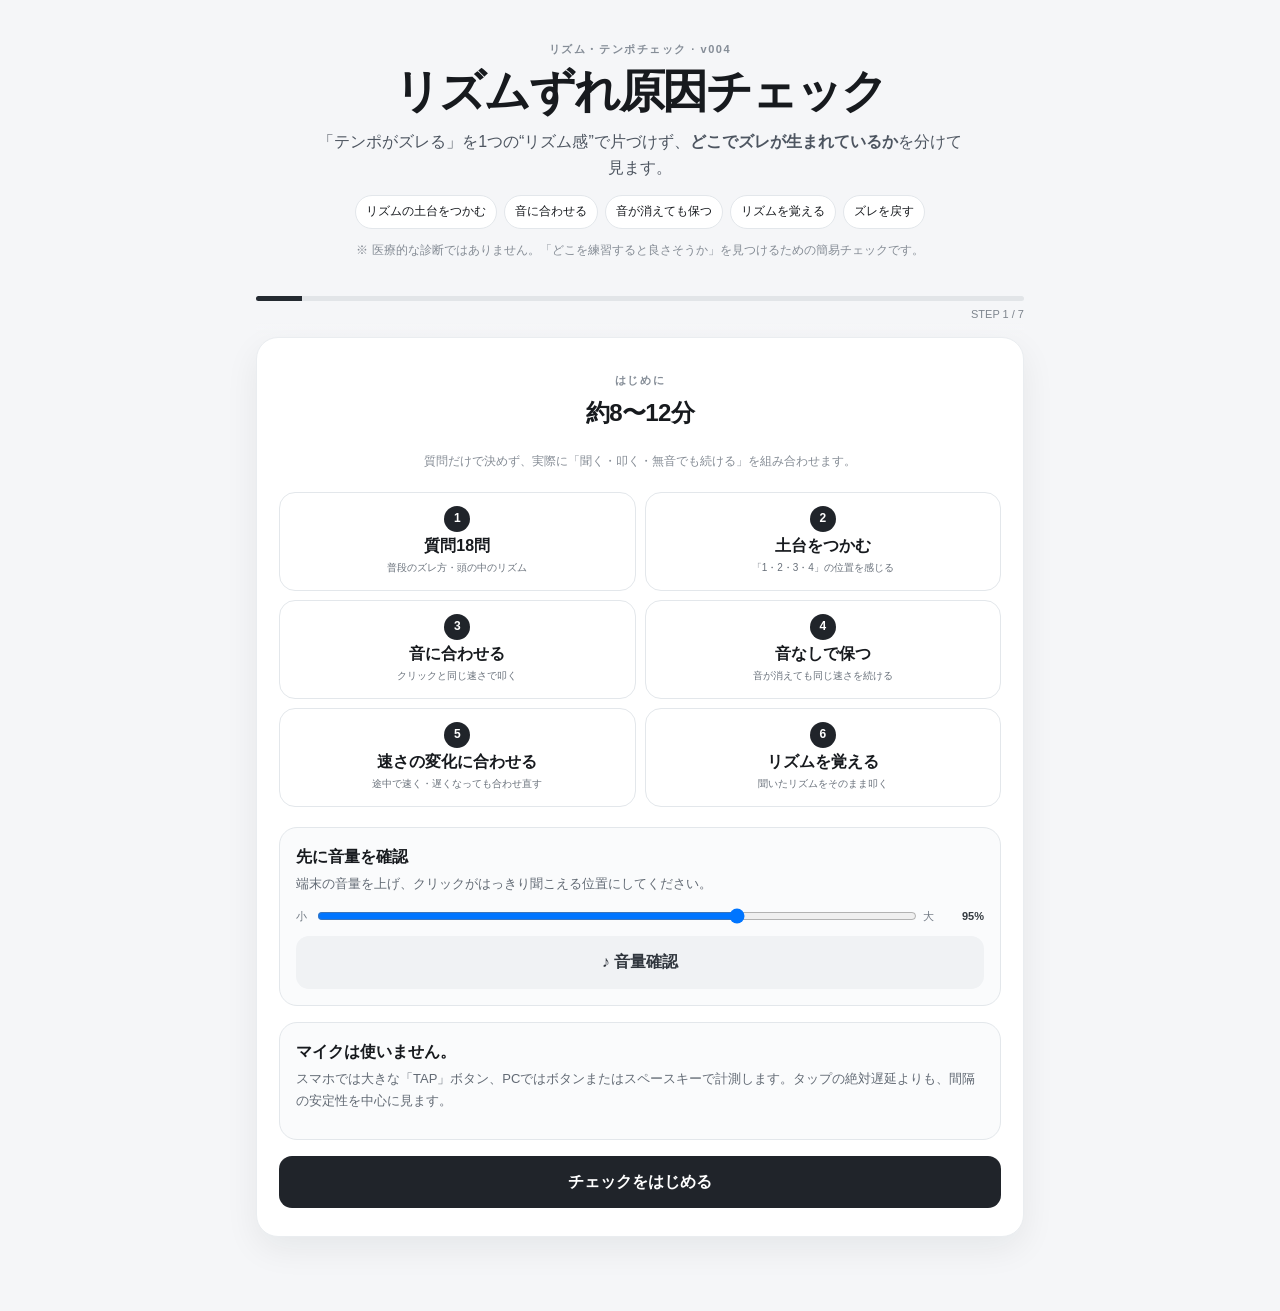
<file: rhythm_cognition_v004_standalone.html>
<!doctype html>
<html lang="ja">
<head>
  <meta charset="utf-8" />
  <meta name="viewport" content="width=device-width,initial-scale=1,viewport-fit=cover" />
  <meta name="theme-color" content="#f5f6f8" />
  <meta name="description" content="テンポ・リズムがなぜズレるかを、聞く・合わせる・保つ・覚える・戻すの5つに分けてチェックするWebアプリ" />
  <title>リズムずれ原因チェック v004</title>
  <style>
:root{--bg:#f5f6f8;--card:#fff;--text:#171a1e;--muted:#69717b;--line:#e3e7eb;--accent:#20262d;--soft:#f2f4f6;--ok:#eaf7ef;--okT:#28613d;--warn:#fff4df;--warnT:#805b10;--radius:22px;--shadow:0 12px 34px rgba(18,24,31,.065)}
*{box-sizing:border-box}html{scroll-behavior:smooth}body{margin:0;background:var(--bg);color:var(--text);font-family:-apple-system,BlinkMacSystemFont,"Segoe UI","Noto Sans JP",sans-serif;line-height:1.65}button,input{font:inherit}.app-shell{width:min(800px,100%);margin:auto;padding:22px 16px 58px}.hero{text-align:center;padding:18px 5px 12px}.eyebrow,.section-kicker{font-size:11px;letter-spacing:.14em;font-weight:850;color:#858d97}.hero h1{font-size:clamp(30px,8vw,46px);line-height:1.12;margin:8px 0 11px;letter-spacing:-.045em}.lead{max-width:650px;margin:0 auto 14px;color:#4d5560}.ability-chips{display:flex;flex-wrap:wrap;gap:7px;justify-content:center}.ability-chips span{background:#fff;border:1px solid var(--line);padding:6px 10px;border-radius:999px;font-size:12px}.note,.subtle{font-size:12px;color:#858c95}.compact{margin:4px 0}.stepper{position:sticky;top:0;z-index:20;padding:11px 0 14px;background:linear-gradient(var(--bg) 74%,transparent)}.progress-track{height:5px;background:#e2e5e8;border-radius:999px;overflow:hidden}.progress-bar{height:100%;width:0;background:#242a31;transition:.3s}.progress-text{text-align:right;font-size:11px;color:#7e858e;margin-top:4px}.screen{display:none}.screen.active{display:block;animation:fade .2s ease}@keyframes fade{from{opacity:.35;transform:translateY(5px)}to{opacity:1;transform:none}}
.card{background:var(--card);border:1px solid #eaedf0;border-radius:var(--radius);padding:22px;box-shadow:var(--shadow);margin-bottom:16px}.card h2,.card h3{margin-top:0;letter-spacing:-.025em}.intro-card{text-align:center;padding:28px 22px}.flow-grid{display:grid;grid-template-columns:repeat(2,1fr);gap:9px;margin:20px 0}.flow-grid div{border:1px solid var(--line);border-radius:16px;padding:13px 9px;display:grid;gap:1px}.flow-grid b{margin:auto;width:26px;height:26px;border-radius:50%;display:grid;place-items:center;background:#20242a;color:#fff;font-size:12px}.flow-grid span{font-weight:800}.flow-grid small{font-size:10px;color:var(--muted)}
button{border:0;border-radius:13px;padding:13px 16px;font-weight:800;cursor:pointer;transition:.14s;touch-action:manipulation;-webkit-tap-highlight-color:transparent}button:active{transform:scale(.985)}button:disabled{opacity:.38;cursor:not-allowed}.primary{background:#20242a;color:#fff}.secondary{background:#f0f2f4;color:#30363d}.ghost{background:#fff;color:#737b84;border:1px solid var(--line)}.wide{width:100%}.actions{display:grid;grid-template-columns:1fr 1fr 1fr;gap:8px;margin-top:18px}.actions.two{grid-template-columns:1fr 1.5fr}.sticky-actions{position:sticky;bottom:10px;background:rgba(255,255,255,.94);backdrop-filter:blur(10px);padding:9px;border-radius:16px;border:1px solid var(--line);z-index:10}.result-actions{margin-bottom:26px}.section-head{display:flex;justify-content:space-between;gap:12px;align-items:flex-start}.counter{font-size:12px;background:#f1f3f5;padding:4px 8px;border-radius:999px;white-space:nowrap}
.sound-check-panel,.notice-box{border:1px solid var(--line);background:#fafbfc;border-radius:18px;padding:16px;margin:16px 0;text-align:left}.sound-check-panel p,.notice-box p{margin:3px 0 12px;color:#626a74;font-size:13px}.volume-row{display:grid;grid-template-columns:auto 1fr auto auto;gap:8px;align-items:center;font-size:11px;color:#727a84;margin-bottom:10px}.volume-row input{width:100%}.volume-row output{min-width:42px;text-align:right;font-weight:800;color:#343a40}
.question{padding:18px 0;border-top:1px solid var(--line)}.question:first-child{border-top:0}.q-title{font-weight:760;margin-bottom:10px}.scale{display:grid;grid-template-columns:repeat(5,1fr);gap:6px}.scale button{padding:10px 3px;background:#f5f6f7;color:#646c75;border:1px solid transparent;font-size:12px}.scale button.selected{background:#20242a;color:#fff}.scale-legend{display:flex;justify-content:space-between;font-size:10px;color:#969da6;margin-top:4px}
.test-card>p{color:#5d6570}.test-tip{background:#f4f6f7;border-radius:13px;padding:10px 12px;font-size:12px;color:#68717a}.test-stage{border:1px solid var(--line);background:#fafbfb;border-radius:18px;padding:20px;margin-top:18px;text-align:center}.test-status{font-weight:850;margin-bottom:8px}.play-btn{width:100%;margin-top:9px;background:#20242a;color:#fff}.choice-row{display:grid;grid-template-columns:1fr 1fr;gap:9px;margin-top:12px}.choice{background:#fff;border:1px solid var(--line)}.feedback{min-height:30px;margin-top:10px;font-size:13px;font-weight:750}.tap-pad{width:min(360px,100%);height:150px;margin:16px auto 5px;border-radius:28px;background:#f0f2f4;color:#20262d;border:1px solid #dce1e5;display:flex;flex-direction:column;align-items:center;justify-content:center;user-select:none}.tap-pad span{font-size:38px;line-height:1;font-weight:950;letter-spacing:.06em}.tap-pad small{margin-top:8px;font-size:11px;color:#737b84}.tap-pad.live{background:#20242a;color:#fff}.tap-pad.live small{color:#cbd0d6}.tap-pad.hit{transform:scale(.965);background:#dfe4e8}.tap-counter{font-size:12px;color:#6f7780}.phase-indicator{display:grid;grid-template-columns:1fr 1fr;gap:6px;margin:14px 0}.phase-indicator span{text-align:center;font-size:11px;font-weight:800;border-radius:999px;background:#edf0f2;color:#8a9199;padding:7px}.phase-indicator span.active{background:#20262d;color:#fff}
.result-hero{text-align:center;padding:30px 22px}.result-label{margin:10px 0 0;color:#777f88;font-size:13px}.result-hero h2{font-size:clamp(27px,7vw,38px);margin:3px 0 8px}.result-description{color:#515861;margin:0}.radar-card canvas{display:block;width:100%;height:auto;margin:0 auto}.score-grid{display:grid;grid-template-columns:repeat(2,1fr);gap:8px}.score-item{background:#f5f7f8;border-radius:14px;padding:12px}.score-item span{display:block;font-size:11px;color:#757d86}.score-item b{font-size:26px}.score-source{font-size:10px;color:#8b929b;margin-top:1px}.insight-box{background:#f5f7f8;border-radius:16px;padding:16px}.cause-item,.training-item{padding:15px 0;border-top:1px solid var(--line)}.cause-item:first-child,.training-item:first-child{border-top:0}.cause-item h4,.training-item h4{margin:0 0 5px}.cause-item p,.training-item p{margin:0;color:#626a73;font-size:14px}.cause-rank{display:inline-grid;place-items:center;width:24px;height:24px;border-radius:50%;background:#20262d;color:#fff;font-size:11px;margin-right:7px}.tag{display:inline-block;font-size:10px;font-weight:800;background:#edf0f2;border-radius:999px;padding:3px 7px;margin-bottom:5px}.metrics-grid{display:grid;grid-template-columns:repeat(2,1fr);gap:8px}.metric{background:#f5f7f8;border-radius:14px;padding:12px}.metric span{display:block;font-size:10px;color:#7e858e}.metric b{font-size:18px}.research-card summary{font-weight:850;cursor:pointer}.research-list{margin-top:14px}.research-list p{font-size:13px;color:#555d66}.reference-links{display:flex;flex-wrap:wrap;gap:7px}.reference-links a{font-size:11px;color:#343b43;background:#f0f2f4;border-radius:999px;padding:6px 9px;text-decoration:none}.toast{position:fixed;left:50%;bottom:24px;transform:translate(-50%,20px);background:#20242a;color:#fff;padding:10px 15px;border-radius:999px;font-size:12px;opacity:0;pointer-events:none;transition:.25s;z-index:50}.toast.show{opacity:1;transform:translate(-50%,0)}
@media(max-width:560px){.app-shell{padding:13px 10px 42px}.card{padding:18px;border-radius:19px}.hero{padding-top:8px}.flow-grid{gap:7px}.actions{gap:6px}.actions button{padding:12px 7px;font-size:12px}.scale{gap:4px}.scale button{font-size:11px}.tap-pad{height:140px}.tap-pad span{font-size:34px}.score-grid,.metrics-grid{grid-template-columns:1fr 1fr}}

</style>
</head>
<body>
<main class="app-shell">
  <header class="hero">
    <div class="eyebrow">リズム・テンポチェック · v004</div>
    <h1>リズムずれ原因チェック</h1>
    <p class="lead">「テンポがズレる」を1つの“リズム感”で片づけず、<strong>どこでズレが生まれているか</strong>を分けて見ます。</p>
    <div class="ability-chips">
      <span>リズムの土台をつかむ</span><span>音に合わせる</span><span>音が消えても保つ</span><span>リズムを覚える</span><span>ズレを戻す</span>
    </div>
    <p class="note">※ 医療的な診断ではありません。「どこを練習すると良さそうか」を見つけるための簡易チェックです。</p>
  </header>

  <section class="stepper" aria-label="進行状況">
    <div class="progress-track"><div id="progressBar" class="progress-bar"></div></div>
    <div id="progressText" class="progress-text">STEP 1 / 7</div>
  </section>

  <section id="screenIntro" class="screen active">
    <div class="card intro-card">
      <span class="section-kicker">はじめに</span>
      <h2>約8〜12分</h2>
      <p class="subtle">質問だけで決めず、実際に「聞く・叩く・無音でも続ける」を組み合わせます。</p>
      <div class="flow-grid">
        <div><b>1</b><span>質問18問</span><small>普段のズレ方・頭の中のリズム</small></div>
        <div><b>2</b><span>土台をつかむ</span><small>「1・2・3・4」の位置を感じる</small></div>
        <div><b>3</b><span>音に合わせる</span><small>クリックと同じ速さで叩く</small></div>
        <div><b>4</b><span>音なしで保つ</span><small>音が消えても同じ速さを続ける</small></div>
        <div><b>5</b><span>速さの変化に合わせる</span><small>途中で速く・遅くなっても合わせ直す</small></div>
        <div><b>6</b><span>リズムを覚える</span><small>聞いたリズムをそのまま叩く</small></div>
      </div>

      <div class="sound-check-panel">
        <div>
          <strong>先に音量を確認</strong>
          <p>端末の音量を上げ、クリックがはっきり聞こえる位置にしてください。</p>
        </div>
        <div class="volume-row">
          <span>小</span><input id="volumeSlider" type="range" min="35" max="120" value="95" step="5" aria-label="テスト音量" />
          <span>大</span><output id="volumeValue">95%</output>
        </div>
        <button id="soundCheckBtn" class="secondary wide">♪ 音量確認</button>
      </div>

      <div class="notice-box">
        <strong>マイクは使いません。</strong>
        <p>スマホでは大きな「TAP」ボタン、PCではボタンまたはスペースキーで計測します。タップの絶対遅延よりも、間隔の安定性を中心に見ます。</p>
      </div>
      <button id="startBtn" class="primary wide">チェックをはじめる</button>
    </div>
  </section>

  <section id="screenQuestions" class="screen">
    <div class="card">
      <div class="section-head">
        <div><span class="section-kicker">質問</span><h2>普段の感覚</h2><p class="subtle compact">「できそう」ではなく、普段実際にどうなるかを基準に答えてください。</p></div>
        <span id="questionCount" class="counter">0 / 18</span>
      </div>
      <div id="questionList" class="question-list"></div>
      <div class="actions sticky-actions two"><button class="secondary" data-back="intro">戻る</button><button class="primary" id="toPerceptionBtn">実技テストへ</button></div>
    </div>
  </section>

  <section id="screenPerception" class="screen">
    <div class="card test-card">
      <span class="section-kicker">テスト 1</span>
      <h2>リズムの土台をつかむ</h2>
      <p>短いリズムに重なる高い音が、<strong>「1・2・3・4」のタイミングに合っているか／少しズレているか</strong>を判断します。全6問です。</p>
      <div class="test-tip">「自然に重なって聞こえるか」で答えてください。同じ問題は1回だけ聞き直せます。</div>
      <div class="test-stage">
        <div id="perceptionStatus" class="test-status">準備OK</div>
        <button id="playPerceptionBtn" class="play-btn">▶ リズムを再生</button>
        <div class="choice-row"><button id="alignedBtn" class="choice" disabled>合っている</button><button id="shiftedBtn" class="choice" disabled>ズレている</button></div>
        <div id="perceptionFeedback" class="feedback" aria-live="polite"></div>
      </div>
      <div class="actions"><button class="secondary" data-back="questions">戻る</button><button class="ghost" id="skipPerceptionBtn">スキップ</button><button class="primary" id="toSyncBtn" disabled>次へ</button></div>
    </div>
  </section>

  <section id="screenSync" class="screen">
    <div class="card test-card">
      <span class="section-kicker">テスト 2</span>
      <h2>聞こえる音に合わせる</h2>
      <p>一定の速さで鳴るクリックに合わせてTAPします。最初に速さをつかみ、そのまま<strong>同じ間隔で</strong>叩いてください。</p>
      <div class="test-tip">PCはスペースキーでもOKです。「ピッタリ何秒で押せたか」より、同じ速さで安定して叩けているかを見ます。</div>
      <div class="test-stage">
        <div id="syncStatus" class="test-status">開始ボタンを押してください</div>
        <button id="startSyncBtn" class="play-btn">▶ 一定の速さで開始</button>
        <button id="syncTapPad" class="tap-pad" disabled><span>TAP</span><small>クリックに合わせる</small></button>
        <div id="syncCounter" class="tap-counter">TAP 0</div>
        <div id="syncFeedback" class="feedback"></div>
      </div>
      <div class="actions"><button class="secondary" data-back="perception">戻る</button><button class="ghost" id="skipSyncBtn">スキップ</button><button class="primary" id="toContinuationBtn" disabled>次へ</button></div>
    </div>
  </section>

  <section id="screenContinuation" class="screen">
    <div class="card test-card">
      <span class="section-kicker">テスト 3</span>
      <h2>音が消えても同じ速さを保つ</h2>
      <p>最初の8回はクリックが鳴ります。その後は音が消えますが、<strong>最初と同じ速さのままTAPを続けてください。</strong></p>
      <div class="test-tip">ここが今回の中心テストです。音に頼らなくても、自分の中で同じ速さを保てるかを見ます。</div>
      <div class="phase-indicator"><span id="phaseExternal" class="active">音あり</span><span id="phaseInternal">音なし</span></div>
      <div class="test-stage">
        <div id="contStatus" class="test-status">開始ボタンを押してください</div>
        <button id="startContBtn" class="play-btn">▶ 音あり8回＋音なし8回を開始</button>
        <button id="contTapPad" class="tap-pad" disabled><span>TAP</span><small>音が消えても続ける</small></button>
        <div id="contCounter" class="tap-counter">TAP 0</div>
        <div id="contFeedback" class="feedback"></div>
      </div>
      <div class="actions"><button class="secondary" data-back="sync">戻る</button><button class="ghost" id="skipContBtn">スキップ</button><button class="primary" id="toAdaptBtn" disabled>次へ</button></div>
    </div>
  </section>

  <section id="screenAdapt" class="screen">
    <div class="card test-card">
      <span class="section-kicker">テスト 4</span>
      <h2>速さが変わっても合わせ直す</h2>
      <p>途中でクリックの速さが変わります。止まらずにTAPを続け、<strong>新しい速さに合わせ直してください。</strong></p>
      <div class="test-tip">速さが変わったあと、何回くらいで新しい速さに合わせ直せるかを見ます。</div>
      <div class="test-stage">
        <div id="adaptStatus" class="test-status">開始ボタンを押してください</div>
        <button id="startAdaptBtn" class="play-btn">▶ 速さが変わるテストを開始</button>
        <button id="adaptTapPad" class="tap-pad" disabled><span>TAP</span><small>変化しても止めない</small></button>
        <div id="adaptCounter" class="tap-counter">TAP 0</div>
        <div id="adaptFeedback" class="feedback"></div>
      </div>
      <div class="actions"><button class="secondary" data-back="continuation">戻る</button><button class="ghost" id="skipAdaptBtn">スキップ</button><button class="primary" id="toMemoryBtn" disabled>次へ</button></div>
    </div>
  </section>

  <section id="screenMemory" class="screen">
    <div class="card test-card">
      <span class="section-kicker">テスト 5</span>
      <h2>聞いたリズムを覚えて真似する</h2>
      <p>短いリズムを2回聞き、その後<strong>5回TAPして同じリズムを真似</strong>します。全3問です。</p>
      <div class="test-tip">全体の速さが少し違っても大丈夫です。音と音の間が「短い・長い」のどちらだったかを意識してください。</div>
      <div class="test-stage">
        <div id="memoryStatus" class="test-status">第1問 / 3</div>
        <button id="playPatternBtn" class="play-btn">▶ リズムを2回聞く</button>
        <button id="memoryTapPad" class="tap-pad" disabled><span>TAP</span><small id="memoryTapHint">聞いた後に5回叩く</small></button>
        <div id="memoryCounter" class="tap-counter">0 / 5</div>
        <div id="memoryFeedback" class="feedback"></div>
      </div>
      <div class="actions"><button class="secondary" data-back="adapt">戻る</button><button class="ghost" id="skipMemoryBtn">スキップ</button><button class="primary" id="showResultBtn" disabled>結果を見る</button></div>
    </div>
  </section>

  <section id="screenResult" class="screen">
    <div class="result-hero card">
      <span class="section-kicker">診断結果</span>
      <p class="result-label">今回いちばん見直したいポイント</p>
      <h2 id="mainCause">—</h2>
      <p id="causeDescription" class="result-description"></p>
    </div>

    <div class="card radar-card">
      <div class="section-head"><div><h3>リズムがズレる原因を5つに分けてチェック</h3><p class="subtle compact">実際のテスト結果を中心に、普段の自己評価も少し加えた参考スコアです。</p></div></div>
      <canvas id="radarCanvas" width="700" height="560" aria-label="タイミング能力レーダーチャート"></canvas>
      <div id="scoreGrid" class="score-grid"></div>
    </div>

    <div class="card">
      <h3>「頭の中でリズムを鳴らす力」との関係</h3>
      <div id="imageryBox" class="insight-box"></div>
    </div>

    <div class="card">
      <h3>ズレやすさにつながっていそうなポイント</h3>
      <div id="causeList" class="cause-list"></div>
    </div>

    <div class="card">
      <h3>今日からの練習</h3>
      <div id="trainingList" class="training-list"></div>
    </div>

    <div class="card">
      <h3>テスト結果の詳しい数字</h3>
      <div id="metricsBox" class="metrics-grid"></div>
      <p class="subtle">スマホやPCによってボタンを押した時のわずかな遅れが違うため、「何秒早い・遅い」よりも、安定して同じ速さで叩けたかを重視しています。同じ端末で繰り返すと上達を比較しやすくなります。</p>
    </div>

    <details class="card research-card">
      <summary>このチェックの考え方のもとになった研究</summary>
      <div class="research-list">
        <p><b>「聞き取れる」と「合わせられる」は別：</b> 研究用のリズムテストでも、リズムを感じ取る力、音に合わせて動く力、音がなくても速さを保つ力などを別々に調べます。</p>
        <p><b>リズムが分かっていても身体が合わないことがある：</b> 音のタイミングは分かっていても、手や声をそのタイミングに合わせる部分が苦手な人がいることが報告されています。</p>
        <p><b>音が消えた後を見る：</b> 最初はクリックに合わせ、その後クリックを消して同じ速さを続ける方法は、「自分の中で速さを保てるか」を調べる研究でも使われています。</p>
        <p><b>頭の中で音を鳴らす力も関係する可能性：</b> 2024年の研究では、頭の中の音を動かしたり保ったりしやすい人ほど、実際の音が消れた後もリズムを保ちやすい傾向が報告されています。</p>
        <p><b>「リズム感」は1つの能力ではない：</b> リズムを見つける、合わせる、覚える、速さを保つ、ズレたら戻す、という複数の力に分けて考える研究が増えています。</p>
      </div>
      <div class="reference-links">
        <a href="https://doi.org/10.3758/s13423-012-0371-2" target="_blank" rel="noreferrer">Repp & Su, 2013</a>
        <a href="https://doi.org/10.3758/s13428-016-0773-6" target="_blank" rel="noreferrer">Dalla Bella et al., 2017 (BAASTA)</a>
        <a href="https://doi.org/10.3389/fnhum.2013.00771" target="_blank" rel="noreferrer">Fujii & Schlaug, 2013 (H-BAT)</a>
        <a href="https://doi.org/10.1016/j.neuropsychologia.2013.06.027" target="_blank" rel="noreferrer">Sowinski & Dalla Bella, 2013</a>
        <a href="https://doi.org/10.1037/xge0001601" target="_blank" rel="noreferrer">Whitton et al., 2024</a>
        <a href="https://doi.org/10.3758/s13428-021-01722-2" target="_blank" rel="noreferrer">REPP online timing, 2022</a>
      </div>
    </details>

    <div class="actions result-actions two"><button id="copyResultBtn" class="secondary">結果をコピー</button><button id="restartBtn" class="primary">もう一度チェック</button></div>
  </section>
</main>
<div id="toast" class="toast" role="status"></div>
<script>
const FACTORS={
  perception:{name:'リズムの土台をつかむ',short:'曲の中の「1・2・3・4」のタイミングをつかむ力'},
  sync:{name:'音に合わせる',short:'聞こえる音と同じタイミングで手や身体を動かす力'},
  internal:{name:'音なしで速さを保つ',short:'音が消えても同じ速さを自分の中で続ける力'},
  memory:{name:'リズムを覚える',short:'聞いたリズムの間の長さを覚えて真似する力'},
  adapt:{name:'ズレを戻す',short:'速さが変わったりズレたりした時に合わせ直す力'},
  imagery:{name:'頭の中でリズムを鳴らす',short:'実際に音がなくても、頭の中で曲やリズムを思い浮かべる感覚'}
};

// 既存尺度の文言を転載せず、研究上の構成概念を参考にした独自質問。
const questions=[
 ['perception','曲を聞くと、「1・2・3・4」と数える土台のタイミングを自然につかみやすい。'],
 ['sync','曲に合わせて手拍子や足踏みをするとき、同じ速さを保ちやすい。'],
 ['internal','音楽が急に止まっても、頭や身体の中では同じ速さが続いている感じがある。'],
 ['memory','短い手拍子を聞いたあと、音と音の間の「短い・長い」も含めて真似しやすい。'],
 ['adapt','曲の速さが途中で少し変わっても、数回のうちに新しい速さへ合わせ直しやすい。'],
 ['imagery','知っている曲を思い浮かべると、実際に鳴っていなくてもリズムや伴奏が頭の中で鳴る感覚がある。'],

 ['perception','誰かの手拍子や歌が曲のリズムから少しズレると、比較的すぐ気づく。'],
 ['sync','一定の速さで鳴る音に合わせて叩くとき、自分だけ少しずつ速くなったり遅くなったりしにくい。'],
 ['internal','曲の途中で音が止まっても、心の中で「1・2・3・4」と数え続け、次の入りに合わせやすい。'],
 ['memory','歌の音程とは別に、「タン・タタ・タン」のようなリズムだけを覚えやすい。'],
 ['adapt','自分が少し速くなった／遅くなったと気づいたあと、止まらずに元の速さへ戻しやすい。'],
 ['imagery','実際には音がなくても、頭の中で「カッ・カッ・カッ」と一定の速さの音を思い浮かべ続けられる。'],

 ['perception','音がたくさん鳴っている曲でも、その奥にある「1・2・3・4」の土台を追いやすい。'],
 ['sync','歌いながらでも、足や手で同じ速さを刻み続けやすい。'],
 ['internal','音を聞いたあと無音になっても、同じ速さで数え続けて、音が戻った時に合いやすい。'],
 ['memory','初めて聞く短いリズムでも、2〜3回聞けば「この順番」とまとまりで覚えやすい。'],
 ['adapt','同じフレーズを少し速く／遅くしても、リズムを崩さず合わせやすい。'],
 ['imagery','頭の中のリズムを、意図的に少し速くしたり遅くしたりして保てる。']
];

const state={
  answers:Array(questions.length).fill(null),volume:.95,current:'intro',
  perception:{trial:0,correct:0,current:null,replay:0,done:false,skipped:false},
  sync:{taps:[],targets:[],done:false,skipped:false,metrics:null,running:false},
  cont:{taps:[],targets:[],done:false,skipped:false,metrics:null,running:false},
  adapt:{taps:[],targets:[],done:false,skipped:false,metrics:null,running:false,newBpm:null},
  memory:{trial:0,scores:[],current:null,taps:[],ready:false,done:false,skipped:false}
};
const $=id=>document.getElementById(id);
const screens={intro:$('screenIntro'),questions:$('screenQuestions'),perception:$('screenPerception'),sync:$('screenSync'),continuation:$('screenContinuation'),adapt:$('screenAdapt'),memory:$('screenMemory'),result:$('screenResult')};
const progress={intro:[1,7,6],questions:[2,7,20],perception:[3,7,36],sync:[4,7,52],continuation:[5,7,68],adapt:[6,7,82],memory:[7,7,94],result:[7,7,100]};
function clamp(v,a=0,b=100){return Math.max(a,Math.min(b,v))}
function median(a){if(!a.length)return 0;const b=[...a].sort((x,y)=>x-y),m=Math.floor(b.length/2);return b.length%2?b[m]:(b[m-1]+b[m])/2}
function mean(a){return a.length?a.reduce((s,v)=>s+v,0)/a.length:0}
function sd(a){if(a.length<2)return 0;const m=mean(a);return Math.sqrt(a.reduce((s,v)=>s+(v-m)**2,0)/(a.length-1))}
function cv(a){const m=mean(a);return m?sd(a)/m:0}
function diffs(a){return a.slice(1).map((v,i)=>v-a[i])}
function showScreen(name){Object.values(screens).forEach(x=>x.classList.remove('active'));screens[name].classList.add('active');state.current=name;const [s,t,p]=progress[name];$('progressBar').style.width=p+'%';$('progressText').textContent=name==='result'?'チェック完了':`STEP ${s} / ${t}`;window.scrollTo({top:0,behavior:'smooth'})}
function toast(msg){$('toast').textContent=msg;$('toast').classList.add('show');setTimeout(()=>$('toast').classList.remove('show'),1700)}

function renderQuestions(){const list=$('questionList');list.innerHTML='';questions.forEach((q,i)=>{const d=document.createElement('div');d.className='question';d.innerHTML=`<div class="q-title">${i+1}. ${q[1]}</div><div class="scale"></div><div class="scale-legend"><span>当てはまらない</span><span>とても当てはまる</span></div>`;const scale=d.querySelector('.scale');for(let v=1;v<=5;v++){const b=document.createElement('button');b.textContent=v;b.type='button';if(state.answers[i]===v)b.classList.add('selected');b.onclick=()=>{state.answers[i]=v;scale.querySelectorAll('button').forEach(x=>x.classList.remove('selected'));b.classList.add('selected');$('questionCount').textContent=`${state.answers.filter(x=>x!==null).length} / ${questions.length}`};scale.appendChild(b)}list.appendChild(d)});$('questionCount').textContent=`${state.answers.filter(x=>x!==null).length} / ${questions.length}`}

// ---------- audio ----------
let audioCtx=null,master=null,comp=null;
async function ensureAudio(){if(!audioCtx){audioCtx=new (window.AudioContext||window.webkitAudioContext)();master=audioCtx.createGain();comp=audioCtx.createDynamicsCompressor();comp.threshold.value=-18;comp.knee.value=18;comp.ratio.value=4;comp.attack.value=.003;comp.release.value=.12;master.connect(comp).connect(audioCtx.destination)}if(audioCtx.state==='suspended')await audioCtx.resume();master.gain.setTargetAtTime(state.volume,audioCtx.currentTime,.01);return audioCtx}
function clickAt(ctxTime,accent=false,kind='click'){const a=audioCtx;const o=a.createOscillator(),g=a.createGain();o.type=kind==='kick'?'sine':'square';o.frequency.setValueAtTime(kind==='kick'?(accent?105:90):(accent?1550:1050),ctxTime);if(kind==='kick')o.frequency.exponentialRampToValueAtTime(55,ctxTime+.07);g.gain.setValueAtTime(.0001,ctxTime);g.gain.exponentialRampToValueAtTime(kind==='kick'?.42:(accent?.28:.18),ctxTime+.003);g.gain.exponentialRampToValueAtTime(.0001,ctxTime+(kind==='kick'?.12:.045));o.connect(g).connect(master);o.start(ctxTime);o.stop(ctxTime+.14)}
function hatAt(t){const a=audioCtx,b=a.createBuffer(1,Math.floor(a.sampleRate*.035),a.sampleRate),data=b.getChannelData(0);for(let i=0;i<data.length;i++)data[i]=(Math.random()*2-1)*(1-i/data.length);const s=a.createBufferSource(),f=a.createBiquadFilter(),g=a.createGain();s.buffer=b;f.type='highpass';f.frequency.value=4500;g.gain.value=.11;s.connect(f).connect(g).connect(master);s.start(t)}
async function soundCheck(){const a=await ensureAudio();const t=a.currentTime+.1;clickAt(t,true);clickAt(t+.5,false);clickAt(t+1,true);clickAt(t+1.5,false)}
const sleep=ms=>new Promise(r=>setTimeout(r,ms));

// ---------- Beat perception ----------
const perceptionShifts=[0,110,0,80,55,0];
function prepPerception(){if(state.perception.trial>=6){state.perception.done=true;$('perceptionStatus').textContent=`完了：${state.perception.correct} / 6 正解`;$('playPerceptionBtn').disabled=true;$('toSyncBtn').disabled=false;return}const idx=state.perception.trial;let shift=perceptionShifts[idx];if(shift!==0 && Math.random()<.5)shift*=-1;state.perception.current={shift,answer:shift===0?'aligned':'shifted'};state.perception.replay=0;$('perceptionStatus').textContent=`第${idx+1}問 / 6`;$('perceptionFeedback').textContent='';$('alignedBtn').disabled=true;$('shiftedBtn').disabled=true;$('playPerceptionBtn').disabled=false;$('playPerceptionBtn').textContent='▶ リズムを再生'}
async function playPerception(){if(!state.perception.current)prepPerception();if(state.perception.replay>=2)return;state.perception.replay++;const a=await ensureAudio(),ioi=60000/90,start=a.currentTime+.35,shift=state.perception.current.shift/1000;for(let i=0;i<8;i++){const t=start+i*ioi/1000;clickAt(t,i%4===0,'kick');if(i%2===1){clickAt(t+.02,false)}hatAt(t+ioi/2000)}for(let i=0;i<8;i++)clickAt(start+i*ioi/1000+shift,i%4===0,'click');$('playPerceptionBtn').disabled=true;await sleep(8*ioi+500);$('alignedBtn').disabled=false;$('shiftedBtn').disabled=false;$('playPerceptionBtn').disabled=state.perception.replay>=2;$('playPerceptionBtn').textContent=state.perception.replay>=2?'再生済み':'↻ もう一度聞く'}
function answerPerception(ans){const ok=ans===state.perception.current.answer;if(ok)state.perception.correct++;$('perceptionFeedback').textContent=ok?'○ 正解':'△ 今回は違いました';state.perception.trial++;state.perception.current=null;$('alignedBtn').disabled=true;$('shiftedBtn').disabled=true;setTimeout(prepPerception,450)}

// ---------- shared tapping ----------
let activeTap=null,tapLock=false;
function registerTap(kind){if(tapLock)return;const block=state[kind];if(!block?.running && !(kind==='memory'&&state.memory.ready))return;const t=performance.now();if(kind==='memory'){if(state.memory.taps.length>=5)return;state.memory.taps.push(t);$('memoryCounter').textContent=`${state.memory.taps.length} / 5`;flashPad($('memoryTapPad'));if(state.memory.taps.length===5)finishMemoryTrial();return}block.taps.push(t);const el=kind==='sync'?'syncCounter':kind==='cont'?'contCounter':'adaptCounter';$(el).textContent=`TAP ${block.taps.length}`;flashPad($(kind==='sync'?'syncTapPad':kind==='cont'?'contTapPad':'adaptTapPad'))}
function flashPad(el){el.classList.add('hit');setTimeout(()=>el.classList.remove('hit'),80)}
function keyTap(e){if(e.code!=='Space'||e.repeat)return;if(['sync','continuation','adapt','memory'].includes(state.current)){e.preventDefault();registerTap(state.current==='continuation'?'cont':state.current)}}
document.addEventListener('keydown',keyTap);

function pairTargets(taps,targets,windowMs){const used=new Set(),pairs=[];for(const target of targets){let best=-1,dist=Infinity;for(let i=0;i<taps.length;i++){if(used.has(i))continue;const d=Math.abs(taps[i]-target);if(d<dist&&d<=windowMs){dist=d;best=i}}if(best>=0){used.add(best);pairs.push({target,tap:taps[best],async:taps[best]-target})}}return pairs}
function synchronizationMetrics(taps,targets,ioi){const scoredTargets=targets.slice(3);const pairs=pairTargets(taps,scoredTargets,ioi*.46);if(pairs.length<6)return null;const as=pairs.map(p=>p.async),offset=median(as),corrected=as.map(v=>v-offset);const intervals=diffs(pairs.map(p=>p.tap));const intervalErr=intervals.map(v=>Math.abs(v-ioi));return{n:pairs.length,phaseSD:sd(corrected),intervalMAE:mean(intervalErr),tempoPct:(mean(intervals)-ioi)/ioi*100,intervalCV:cv(intervals)} }
function syncScore(m){if(!m)return 25;const consistency=clamp(100-m.phaseSD/1.25);const tempo=clamp(100-m.intervalMAE/1.6);return Math.round(consistency*.55+tempo*.45)}

async function runSync(){if(state.sync.running)return;state.sync.taps=[];state.sync.targets=[];state.sync.running=true;$('startSyncBtn').disabled=true;$('syncTapPad').disabled=false;$('syncTapPad').classList.add('live');$('syncFeedback').textContent='';$('syncCounter').textContent='TAP 0';const a=await ensureAudio(),bpm=90,ioi=60000/bpm,startCtx=a.currentTime+.9,startPerf=performance.now()+(startCtx-a.currentTime)*1000;for(let i=0;i<16;i++){clickAt(startCtx+i*ioi/1000,i%4===0);state.sync.targets.push(startPerf+i*ioi)}$('syncStatus').textContent='クリックに合わせてTAP';await sleep(16*ioi+1300);state.sync.running=false;$('syncTapPad').disabled=true;$('syncTapPad').classList.remove('live');state.sync.metrics=synchronizationMetrics(state.sync.taps,state.sync.targets,ioi);state.sync.done=true;if(state.sync.metrics){$('syncStatus').textContent='計測完了';$('syncFeedback').textContent=`基準の速さとの差 ${Math.abs(state.sync.metrics.tempoPct).toFixed(1)}%・タップの安定度のズレ ${Math.round(state.sync.metrics.phaseSD)}ms`;}else{$('syncStatus').textContent='TAPが少なく計測が不安定です';$('syncFeedback').textContent='結果には低信頼として反映します。'}$('toContinuationBtn').disabled=false;$('startSyncBtn').disabled=false;$('startSyncBtn').textContent='↻ もう一度計測'}

function continuationMetrics(taps,targets,ioi){const syncPairs=pairTargets(taps,targets.slice(1,8),ioi*.46);const contPairs=pairTargets(taps,targets.slice(8),ioi*.55);if(contPairs.length<5)return null;const times=contPairs.map(p=>p.tap),ints=diffs(times),meanI=mean(ints),tempoPct=(meanI-ioi)/ioi*100;const first=ints.slice(0,Math.ceil(ints.length/2)),last=ints.slice(Math.floor(ints.length/2));const driftPct=((mean(last)-mean(first))/ioi)*100;return{n:contPairs.length,tempoPct,cv:cv(ints),sd:sd(ints),driftPct,syncN:syncPairs.length}}
function internalScore(m){if(!m)return 25;const tempo=clamp(100-Math.abs(m.tempoPct)*7);const stable=clamp(100-m.cv*650);const drift=clamp(100-Math.abs(m.driftPct)*5);return Math.round(tempo*.4+stable*.4+drift*.2)}
async function runContinuation(){if(state.cont.running)return;state.cont.taps=[];state.cont.targets=[];state.cont.running=true;$('startContBtn').disabled=true;$('contTapPad').disabled=false;$('contTapPad').classList.add('live');$('contCounter').textContent='TAP 0';$('contFeedback').textContent='';$('phaseExternal').classList.add('active');$('phaseInternal').classList.remove('active');const a=await ensureAudio(),ioi=60000/90,startCtx=a.currentTime+.9,startPerf=performance.now()+(startCtx-a.currentTime)*1000;for(let i=0;i<16;i++){state.cont.targets.push(startPerf+i*ioi);if(i<8)clickAt(startCtx+i*ioi/1000,i%4===0)}$('contStatus').textContent='まずクリックに合わせます';setTimeout(()=>{$('phaseExternal').classList.remove('active');$('phaseInternal').classList.add('active');$('contStatus').textContent='音なし：最初と同じ速さで続ける'},900+8*ioi);await sleep(16*ioi+1300);state.cont.running=false;$('contTapPad').disabled=true;$('contTapPad').classList.remove('live');state.cont.metrics=continuationMetrics(state.cont.taps,state.cont.targets,ioi);state.cont.done=true;$('phaseExternal').classList.remove('active');$('phaseInternal').classList.remove('active');if(state.cont.metrics){const d=state.cont.metrics.tempoPct;$('contStatus').textContent='計測完了';$('contFeedback').textContent=`音が消れた後は基準より ${Math.abs(d).toFixed(1)}% ${d<0?'速め':'遅め'}・タップ間隔のバラつき ${(state.cont.metrics.cv*100).toFixed(1)}%`;}else{$('contStatus').textContent='TAPが少なく計測が不安定です';$('contFeedback').textContent='もう一度試すと精度が上がります。'}$('toAdaptBtn').disabled=false;$('startContBtn').disabled=false;$('startContBtn').textContent='↻ もう一度計測'}

function adaptationMetrics(taps,targets,oldIoi,newIoi,changeIndex){const postTargets=targets.slice(changeIndex);const pairs=pairTargets(taps,postTargets,newIoi*.55);if(pairs.length<5)return null;const ints=diffs(pairs.map(p=>p.tap));if(ints.length<4)return null;const err=ints.map(v=>Math.abs(v-newIoi)/newIoi*100);let settled=err.findIndex((v,i)=>i<err.length-1&&v<8&&err[i+1]<8);if(settled<0)settled=err.length;return{n:pairs.length,first2:mean(err.slice(0,2)),last3:mean(err.slice(-3)),settleBeats:settled+1,newTempoPct:(mean(ints.slice(-3))-newIoi)/newIoi*100}}
function adaptScore(m){if(!m)return 25;const end=clamp(100-m.last3*6);const speed=clamp(100-(m.settleBeats-1)*14);return Math.round(end*.65+speed*.35)}
async function runAdapt(){if(state.adapt.running)return;state.adapt.taps=[];state.adapt.targets=[];state.adapt.running=true;$('startAdaptBtn').disabled=true;$('adaptTapPad').disabled=false;$('adaptTapPad').classList.add('live');$('adaptCounter').textContent='TAP 0';$('adaptFeedback').textContent='';const a=await ensureAudio(),oldBpm=90,newBpm=Math.random()<.5?108:76;state.adapt.newBpm=newBpm;const oldIoi=60000/oldBpm,newIoi=60000/newBpm,startCtx=a.currentTime+.9,startPerf=performance.now()+(startCtx-a.currentTime)*1000;let ctx=startCtx,perf=startPerf;for(let i=0;i<16;i++){state.adapt.targets.push(perf);clickAt(ctx,i%4===0);const interval=i<7?oldIoi:newIoi;ctx+=interval/1000;perf+=interval}$('adaptStatus').textContent='一定の速さから、途中で速く／遅く変わります';await sleep((8*oldIoi+8*newIoi)+1400);state.adapt.running=false;$('adaptTapPad').disabled=true;$('adaptTapPad').classList.remove('live');state.adapt.metrics=adaptationMetrics(state.adapt.taps,state.adapt.targets,oldIoi,newIoi,8);state.adapt.done=true;if(state.adapt.metrics){$('adaptStatus').textContent='速さが変わるテスト完了'; $('adaptFeedback').textContent=`変化後の速さとの差 ${Math.abs(state.adapt.metrics.newTempoPct).toFixed(1)}%・合わせ直すまで約${state.adapt.metrics.settleBeats}回`;}else{$('adaptStatus').textContent='TAPが少なく計測が不安定です'}$('toMemoryBtn').disabled=false;$('startAdaptBtn').disabled=false;$('startAdaptBtn').textContent='↻ もう一度計測'}

// ---------- rhythm memory ----------
const rhythmPatterns=[[1,1,2,1],[2,1,1,2],[1,2,2,1]]; // 5 taps = 4 intervals, units of 260ms
function prepMemory(){if(state.memory.trial>=3){state.memory.done=true;$('memoryStatus').textContent=`完了：3パターン終了`;$('playPatternBtn').disabled=true;$('memoryTapPad').disabled=true;$('showResultBtn').disabled=false;return}state.memory.current=rhythmPatterns[state.memory.trial];state.memory.taps=[];state.memory.ready=false;$('memoryStatus').textContent=`第${state.memory.trial+1}問 / 3`;$('memoryCounter').textContent='0 / 5';$('memoryFeedback').textContent='';$('playPatternBtn').disabled=false;$('memoryTapPad').disabled=true}
function schedulePattern(start,pattern,unit=.26){let t=start;clickAt(t,true);for(const n of pattern){t+=n*unit;clickAt(t,false)}return t}
async function playMemoryPattern(){const a=await ensureAudio(),p=state.memory.current,start=a.currentTime+.3;const end1=schedulePattern(start,p);const end2=schedulePattern(end1+1.0,p);$('playPatternBtn').disabled=true;$('memoryStatus').textContent='聞いて覚える…';await sleep((end2-a.currentTime)*1000+650);state.memory.ready=true;$('memoryTapPad').disabled=false;$('memoryTapPad').classList.add('live');$('memoryStatus').textContent='同じリズムを5回TAP';$('memoryTapHint').textContent='5回で再現する'}
function memoryPatternScore(taps,pattern){if(taps.length!==5)return 0;const ints=diffs(taps),sumUnits=pattern.reduce((a,b)=>a+b,0),scale=ints.reduce((a,b)=>a+b,0)/sumUnits;if(scale<=0)return 0;const relErr=mean(ints.map((v,i)=>Math.abs(v/scale-pattern[i])/pattern[i]));return Math.round(clamp(100-relErr*120))}
function finishMemoryTrial(){state.memory.ready=false;$('memoryTapPad').disabled=true;$('memoryTapPad').classList.remove('live');const score=memoryPatternScore(state.memory.taps,state.memory.current);state.memory.scores.push(score);$('memoryFeedback').textContent=`今回のパターン一致度：${score} / 100`;state.memory.trial++;setTimeout(prepMemory,650)}

// ---------- scoring ----------
function selfScores(){const o={perception:[],sync:[],internal:[],memory:[],adapt:[],imagery:[]};questions.forEach((q,i)=>{if(state.answers[i]!=null)o[q[0]].push((state.answers[i]-1)*25)});const out={};for(const k of Object.keys(o))out[k]=o[k].length?Math.round(mean(o[k])):50;return out}
function objectiveScores(){return{
  perception:state.perception.skipped?null:Math.round(state.perception.correct/6*100),
  sync:state.sync.skipped?null:syncScore(state.sync.metrics),
  internal:state.cont.skipped?null:internalScore(state.cont.metrics),
  memory:state.memory.skipped?null:Math.round(mean(state.memory.scores)),
  adapt:state.adapt.skipped?null:adaptScore(state.adapt.metrics)
}}
function finalScores(){const s=selfScores(),o=objectiveScores(),out={};for(const k of ['perception','sync','internal','memory','adapt'])out[k]=o[k]==null?s[k]:Math.round(o[k]*.7+s[k]*.3);out.imagery=s.imagery;return {scores:out,self:s,obj:o}}
const causeText={
  perception:{title:'リズムの土台をつかむところ',desc:'曲の中で「1・2・3・4」と数える場所がつかみにくいと、その後に音へ合わせたり、同じ速さを保ったりすることも難しくなりやすいです。',train:'まずは分かりやすいクリック音に合わせて「1・2・3・4」と声に出します。慣れたら簡単な曲で同じように数え、曲のどこが「1」なのかを探す練習をします。'},
  sync:{title:'聞こえる音に身体を合わせるところ',desc:'リズム自体は分かっていても、手・足・声をそのタイミングに合わせるところでズレることがあります。',train:'一定のクリック音に16回だけ合わせてTAPします。まず手だけ、次に足踏み、最後に歌いながら、と少しずつ難しくしていきます。'},
  internal:{title:'音がなくなった時も同じ速さを保つところ',desc:'曲が鳴っている間は合うのに、音が少ない場所や長く伸ばすところでだんだん速く／遅くなる場合は、ここが関係している可能性があります。',train:'「音あり8回＋音なし8回」を1日3〜5セット行います。音が消えたら、①頭の中でクリック音を思い浮かべる、②足や身体を一定に動かす、③心の中で数える、を試して一番保ちやすい方法を探します。'},
  memory:{title:'聞いたリズムを覚えるところ',desc:'音の順番は覚えていても、「どこが短くてどこが長いか」が曖昧だと、歌っている途中でリズムが変わってしまいやすくなります。',train:'長いフレーズを一度に覚えず、まず短い部分を「タ・タ・ター」のように声で真似します。次に手拍子だけで同じリズムを再現し、最後に歌へ戻します。'},
  adapt:{title:'ズレた後に元へ戻すところ',desc:'少しズレた時にすぐ戻せないと、小さなズレが少しずつ大きくなり、曲の後半で大きく外れやすくなります。',train:'クリック音を途中で少し速く／遅く変え、止まらずに4回くらいのうちに新しい速さへ合わせ直す練習をします。ズレたことより「戻せたか」を意識します。'}
};
function imageryInterpret(scores){const i=scores.imagery,n=scores.internal;if(i<45&&n<55)return`頭の中でリズムを鳴らす力は ${i}/100、音が消えても同じ速さを保つ力は ${n}/100 でした。今回の結果では、「頭の中でリズムを続ける感覚が弱いこと」が、音が消れた後に速さが変わる理由の1つになっている可能性があります。ただし、これだけが原因とは限りません。`;if(i<45&&n>=60)return`頭の中でリズムを鳴らす力は ${i}/100 と低めでしたが、音が消えても同じ速さを保つ力は ${n}/100 でした。頭の中で音をはっきり鳴らせなくても、身体の感覚や心の中のカウントなど、別の方法で速さを保てている可能性があります。`;if(i>=60&&n<55)return`頭の中でリズムを鳴らす力は ${i}/100 ですが、音が消えても同じ速さを保つ力は ${n}/100 でした。頭の中で音を思い浮かべられても、それだけでは速さを安定して保てない場合があります。身体で一定に刻む練習も合わせるとよさそうです。`;return`頭の中でリズムを鳴らす力は ${i}/100、音が消えても同じ速さを保つ力は ${n}/100 でした。頭の中でリズムを鳴らす力は、テンポを保つ助けになる可能性がありますが、それだけでリズム感全体が決まるわけではありません。`}
function renderResults(){const r=finalScores(),scores=r.scores;const ranked=['perception','sync','internal','memory','adapt'].sort((a,b)=>scores[a]-scores[b]);const first=ranked[0];$('mainCause').textContent=causeText[first].title;$('causeDescription').textContent=causeText[first].desc;$('imageryBox').textContent=imageryInterpret(scores);
 $('scoreGrid').innerHTML='';for(const k of ['perception','sync','internal','memory','adapt']){const d=document.createElement('div');d.className='score-item';d.innerHTML=`<span>${FACTORS[k].name}</span><b>${scores[k]}</b><div class="score-source">${r.obj[k]==null?'自己評価のみ':'実技＋自己評価'}</div>`;$('scoreGrid').appendChild(d)}drawRadar(scores);
 $('causeList').innerHTML='';ranked.slice(0,3).forEach((k,i)=>{const d=document.createElement('div');d.className='cause-item';d.innerHTML=`<h4><span class="cause-rank">${i+1}</span>${causeText[k].title} <small>(${scores[k]})</small></h4><p>${causeText[k].desc}</p>`;$('causeList').appendChild(d)});
 $('trainingList').innerHTML='';ranked.slice(0,3).forEach((k,i)=>{const d=document.createElement('div');d.className='training-item';d.innerHTML=`<span class="tag">優先度 ${i+1}</span><h4>${causeText[k].title}</h4><p>${causeText[k].train}</p>`;$('trainingList').appendChild(d)});renderMetrics();showScreen('result')}
function renderMetrics(){const box=$('metricsBox');box.innerHTML='';const add=(label,val)=>{const d=document.createElement('div');d.className='metric';d.innerHTML=`<span>${label}</span><b>${val}</b>`;box.appendChild(d)};add('リズムの土台を見分けた正解数',state.perception.skipped?'—':`${state.perception.correct}/6`);add('音に合わせた時のタップのバラつき',state.sync.metrics?`${Math.round(state.sync.metrics.phaseSD)}ms`:'—');add('音に合わせた時の速さの差',state.sync.metrics?`${Math.abs(state.sync.metrics.tempoPct).toFixed(1)}%`:'—');add('音が消れた後の速さの変化',state.cont.metrics?`${Math.abs(state.cont.metrics.tempoPct).toFixed(1)}%`:'—');add('音が消れた後のタップ間隔のバラつき',state.cont.metrics?`${(state.cont.metrics.cv*100).toFixed(1)}%`:'—');add('速さが変わった後、合わせ直すまで',state.adapt.metrics?`約${state.adapt.metrics.settleBeats}回`:'—');add('聞いたリズムの再現度',state.memory.scores.length?`${Math.round(mean(state.memory.scores))}/100`:'—');add('頭の中でリズムを鳴らす力（自己評価）',`${selfScores().imagery}/100`)}
function drawRadar(scores){const c=$('radarCanvas'),ctx=c.getContext('2d'),w=c.width,h=c.height,cx=w/2,cy=h/2+8,R=Math.min(w,h)*.34,keys=['perception','sync','internal','memory','adapt'],labels=['土台をつかむ','音に合わせる','音なしで保つ','リズムを覚える','ズレを戻す'];ctx.clearRect(0,0,w,h);ctx.lineWidth=2;ctx.font='22px -apple-system,BlinkMacSystemFont,"Segoe UI","Noto Sans JP",sans-serif';ctx.textAlign='center';ctx.textBaseline='middle';for(let level=1;level<=4;level++){ctx.beginPath();keys.forEach((_,i)=>{const a=-Math.PI/2+i*2*Math.PI/5,r=R*level/4,x=cx+Math.cos(a)*r,y=cy+Math.sin(a)*r;i?ctx.lineTo(x,y):ctx.moveTo(x,y)});ctx.closePath();ctx.strokeStyle='#e0e4e8';ctx.stroke()}keys.forEach((_,i)=>{const a=-Math.PI/2+i*2*Math.PI/5,x=cx+Math.cos(a)*R,y=cy+Math.sin(a)*R;ctx.beginPath();ctx.moveTo(cx,cy);ctx.lineTo(x,y);ctx.strokeStyle='#e5e8eb';ctx.stroke();ctx.fillStyle='#59616a';ctx.fillText(labels[i],cx+Math.cos(a)*(R+45),cy+Math.sin(a)*(R+36))});ctx.beginPath();keys.forEach((k,i)=>{const a=-Math.PI/2+i*2*Math.PI/5,r=R*scores[k]/100,x=cx+Math.cos(a)*r,y=cy+Math.sin(a)*r;i?ctx.lineTo(x,y):ctx.moveTo(x,y)});ctx.closePath();ctx.fillStyle='rgba(32,38,45,.16)';ctx.fill();ctx.strokeStyle='#20262d';ctx.lineWidth=4;ctx.stroke();keys.forEach((k,i)=>{const a=-Math.PI/2+i*2*Math.PI/5,r=R*scores[k]/100,x=cx+Math.cos(a)*r,y=cy+Math.sin(a)*r;ctx.beginPath();ctx.arc(x,y,7,0,Math.PI*2);ctx.fillStyle='#20262d';ctx.fill()})}
function resultText(){const r=finalScores(),s=r.scores,rank=['perception','sync','internal','memory','adapt'].sort((a,b)=>s[a]-s[b]);return`【リズムずれ原因チェック v004】\nまず確認したいポイント：${causeText[rank[0]].title}\nリズムの土台をつかむ ${s.perception}/100\n音に合わせる ${s.sync}/100\n音がなくても速さを保つ ${s.internal}/100\nリズムを覚える ${s.memory}/100\nズレを戻す ${s.adapt}/100\n頭の中でリズムを鳴らす（自己評価） ${s.imagery}/100\n\n${imageryInterpret(s)}`}

// ---------- events ----------
$('volumeSlider').oninput=e=>{state.volume=+e.target.value/100;$('volumeValue').textContent=e.target.value+'%';if(master)master.gain.value=state.volume};$('soundCheckBtn').onclick=soundCheck;$('startBtn').onclick=()=>showScreen('questions');
document.querySelectorAll('[data-back]').forEach(b=>b.onclick=()=>showScreen(b.dataset.back));
$('toPerceptionBtn').onclick=()=>{if(state.answers.some(x=>x==null)){toast('18問すべて回答してください');return}showScreen('perception');prepPerception()};
$('playPerceptionBtn').onclick=playPerception;$('alignedBtn').onclick=()=>answerPerception('aligned');$('shiftedBtn').onclick=()=>answerPerception('shifted');$('skipPerceptionBtn').onclick=()=>{state.perception.skipped=true;state.perception.done=true;showScreen('sync')};$('toSyncBtn').onclick=()=>showScreen('sync');
$('startSyncBtn').onclick=runSync;$('syncTapPad').onpointerdown=e=>{e.preventDefault();registerTap('sync')};$('skipSyncBtn').onclick=()=>{state.sync.skipped=true;state.sync.done=true;showScreen('continuation')};$('toContinuationBtn').onclick=()=>showScreen('continuation');
$('startContBtn').onclick=runContinuation;$('contTapPad').onpointerdown=e=>{e.preventDefault();registerTap('cont')};$('skipContBtn').onclick=()=>{state.cont.skipped=true;state.cont.done=true;showScreen('adapt')};$('toAdaptBtn').onclick=()=>showScreen('adapt');
$('startAdaptBtn').onclick=runAdapt;$('adaptTapPad').onpointerdown=e=>{e.preventDefault();registerTap('adapt')};$('skipAdaptBtn').onclick=()=>{state.adapt.skipped=true;state.adapt.done=true;showScreen('memory');prepMemory()};$('toMemoryBtn').onclick=()=>{showScreen('memory');prepMemory()};
$('playPatternBtn').onclick=playMemoryPattern;$('memoryTapPad').onpointerdown=e=>{e.preventDefault();registerTap('memory')};$('skipMemoryBtn').onclick=()=>{state.memory.skipped=true;state.memory.done=true;renderResults()};$('showResultBtn').onclick=renderResults;
$('copyResultBtn').onclick=async()=>{try{await navigator.clipboard.writeText(resultText());toast('結果をコピーしました')}catch{toast('コピーできませんでした')}};$('restartBtn').onclick=()=>location.reload();
renderQuestions();showScreen('intro');

</script>
</body>
</html>
</file>
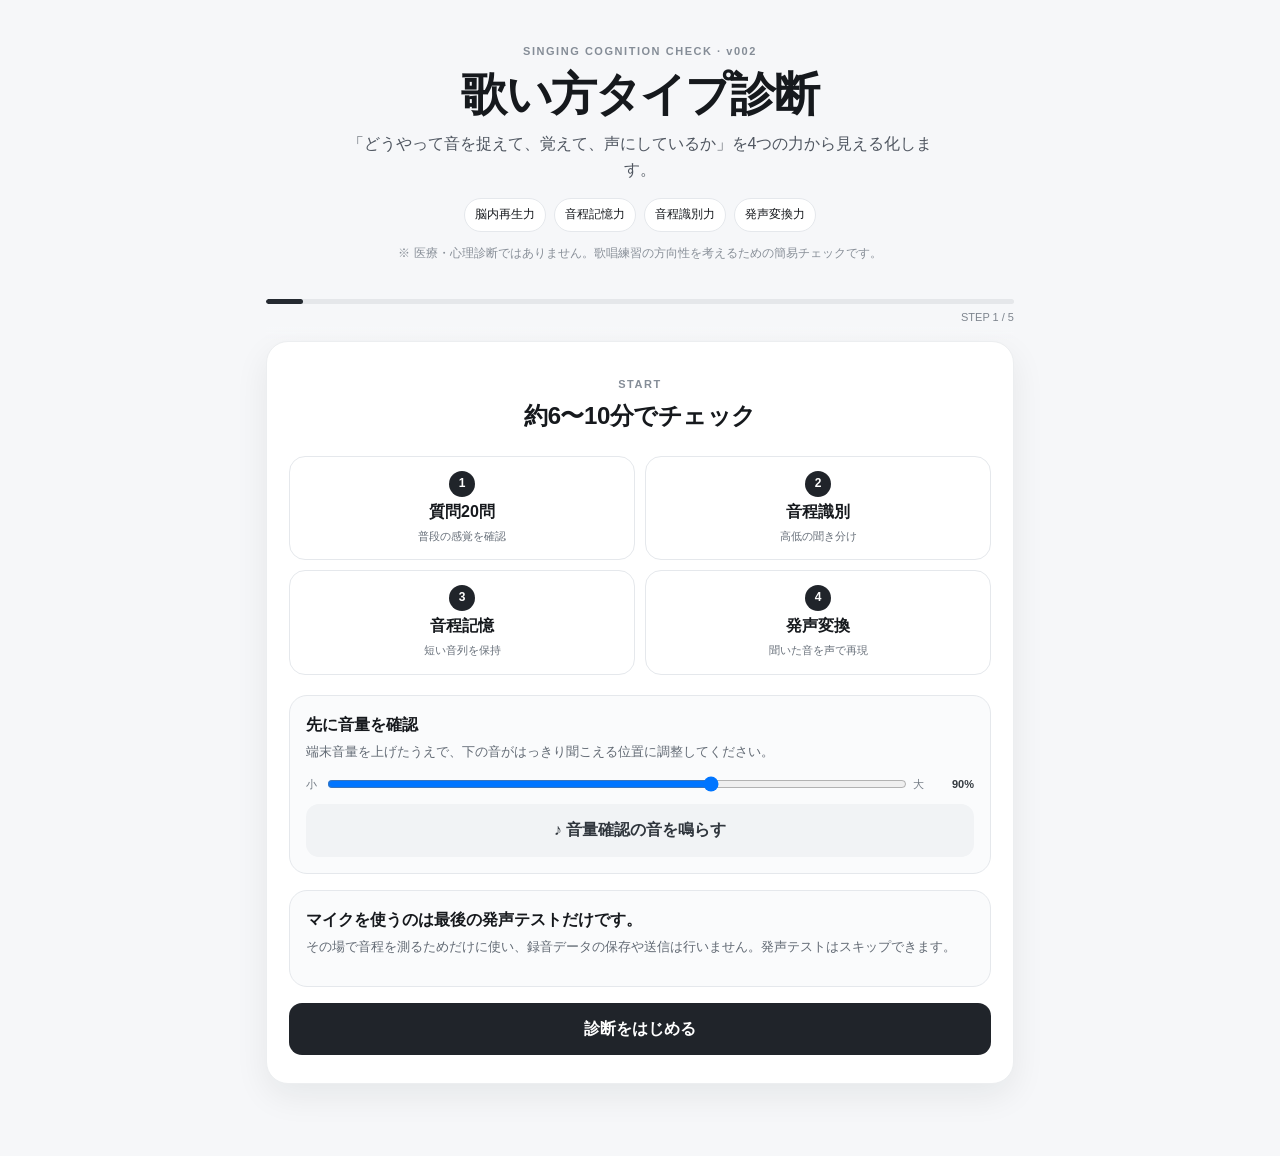
<file: singing_cognition_v002_standalone.html>
<!doctype html>
<html lang="ja">
<head>
  <meta charset="utf-8" />
  <meta name="viewport" content="width=device-width, initial-scale=1, viewport-fit=cover" />
  <meta name="theme-color" content="#f7f8fa" />
  <meta name="description" content="歌うときの脳内再生・音程記憶・音程識別・発声変換の4能力を簡易チェックするWebアプリ" />
  <title>歌い方タイプ診断 v002</title>
  <style>
:root{--bg:#f6f7f9;--card:#fff;--text:#16191d;--muted:#68707a;--line:#e5e8ec;--accent:#20262d;--soft:#f1f3f5;--ok:#eaf6ee;--okText:#26613b;--warn:#fff5df;--warnText:#7d5a10;--radius:22px;--shadow:0 12px 34px rgba(18,24,31,.07)}
*{box-sizing:border-box}html{scroll-behavior:smooth}body{margin:0;background:var(--bg);color:var(--text);font-family:-apple-system,BlinkMacSystemFont,"Segoe UI","Noto Sans JP",sans-serif;line-height:1.65}button,input{font:inherit}.app-shell{width:min(780px,100%);margin:0 auto;padding:24px 16px 56px}.hero{text-align:center;padding:18px 4px 12px}.eyebrow,.section-kicker{font-size:11px;letter-spacing:.14em;font-weight:800;color:#858d97}.hero h1{font-size:clamp(30px,8vw,46px);line-height:1.15;margin:8px 0 10px;letter-spacing:-.04em}.lead{margin:0 auto 14px;color:#4f5660;max-width:600px}.ability-chips{display:flex;flex-wrap:wrap;gap:8px;justify-content:center}.ability-chips span{background:#fff;border:1px solid var(--line);padding:6px 10px;border-radius:999px;font-size:12px}.note,.subtle{font-size:12px;color:#888f98}.compact{margin:4px 0}.stepper{position:sticky;top:0;z-index:10;padding:12px 0 14px;background:linear-gradient(var(--bg) 74%,transparent)}.progress-track{height:5px;background:#e5e7ea;border-radius:999px;overflow:hidden}.progress-bar{height:100%;width:0;background:#252a31;border-radius:inherit;transition:.3s}.progress-text{text-align:right;font-size:11px;color:#7e858e;margin-top:4px}.screen{display:none}.screen.active{display:block;animation:fade .2s ease}@keyframes fade{from{opacity:.35;transform:translateY(5px)}to{opacity:1;transform:none}}
.card{background:var(--card);border:1px solid #eceef0;border-radius:var(--radius);padding:22px;box-shadow:var(--shadow);margin-bottom:16px}.card h2,.card h3{margin-top:0;letter-spacing:-.02em}.intro-card{text-align:center;padding:28px 22px}.flow-grid{display:grid;grid-template-columns:repeat(2,1fr);gap:10px;margin:20px 0}.flow-grid div{border:1px solid var(--line);border-radius:16px;padding:14px 10px;display:grid;gap:2px}.flow-grid b{margin:auto;width:26px;height:26px;border-radius:50%;display:grid;place-items:center;background:#20242a;color:white;font-size:12px}.flow-grid span{font-weight:800}.flow-grid small{font-size:11px;color:var(--muted)}
button{border:0;border-radius:13px;padding:13px 16px;font-weight:800;cursor:pointer;transition:.16s;touch-action:manipulation}button:active{transform:scale(.985)}button:disabled{opacity:.38;cursor:not-allowed}.primary{background:#20242a;color:white}.secondary{background:#f1f3f5;color:#30363d}.ghost{background:white;color:#747b84;border:1px solid var(--line)}.wide{width:100%}.play-btn,.record-btn{width:100%;margin-top:10px;background:#20242a;color:white}.record-btn{background:#eff1f3;color:#23272d;border:1px solid #dde1e5}.actions{display:grid;grid-template-columns:1fr 1fr 1fr;gap:8px;margin-top:18px}.actions.two{grid-template-columns:1fr 1.5fr}.result-actions{margin-bottom:28px}.sticky-actions{position:sticky;bottom:10px;background:rgba(255,255,255,.93);backdrop-filter:blur(10px);padding:10px;border-radius:16px;border:1px solid var(--line)}
.section-head{display:flex;justify-content:space-between;align-items:flex-start;gap:12px}.counter{font-size:12px;background:#f2f3f5;padding:4px 8px;border-radius:999px;white-space:nowrap}.question{padding:18px 0;border-top:1px solid var(--line)}.question:first-child{border-top:0}.q-title{font-weight:760;margin-bottom:10px}.scale{display:grid;grid-template-columns:repeat(5,1fr);gap:6px}.scale button{padding:10px 3px;background:#f5f6f7;color:#656c75;border:1px solid transparent;font-size:12px}.scale button.selected{background:#20242a;color:#fff}.scale-legend{display:flex;justify-content:space-between;font-size:10px;color:#989fa8;margin-top:4px}
.sound-check-panel,.notice-box,.mic-check-box{border:1px solid var(--line);background:#fafbfc;border-radius:18px;padding:16px;margin:16px 0;text-align:left}.sound-check-panel p,.notice-box p,.mic-check-box p{margin:3px 0 12px;color:#626a74;font-size:13px}.volume-row{display:grid;grid-template-columns:auto 1fr auto auto;gap:8px;align-items:center;font-size:11px;color:#727a84;margin-bottom:10px}.volume-row input{width:100%}.volume-row output{min-width:42px;text-align:right;font-weight:800;color:#343a40}
.test-card>p{color:#5d6570}.test-tip{background:#f5f7f8;border-radius:13px;padding:10px 12px;font-size:12px;color:#69717a}.test-stage{border:1px solid var(--line);background:#fafbfb;border-radius:18px;padding:20px;margin-top:18px;text-align:center}.test-status{font-weight:800;margin-bottom:8px}.choice-row{display:grid;grid-template-columns:1fr 1fr;gap:9px;margin-top:12px}.choice{background:white;border:1px solid var(--line)}.feedback{min-height:28px;margin-top:10px;font-size:13px;font-weight:700}.memory-flow{display:flex;align-items:center;justify-content:center;gap:8px;font-size:11px;color:#737b84;margin-bottom:8px}.memory-flow i{display:block;width:22px;height:1px;background:#cdd2d7}
.vocal-steps{display:grid;grid-template-columns:repeat(3,1fr);gap:7px;margin:14px 0}.vocal-steps div{border:1px solid var(--line);border-radius:13px;padding:10px 6px;text-align:center;font-size:11px}.vocal-steps b{display:block;margin:0 auto 3px;width:22px;height:22px;border-radius:50%;background:#20242a;color:#fff;line-height:22px}.mic-check-head{display:flex;justify-content:space-between;gap:10px;align-items:flex-start}.status-badge{font-size:10px;font-weight:800;padding:4px 7px;border-radius:999px;white-space:nowrap}.status-badge.neutral{background:#eef0f2;color:#69717a}.status-badge.ok{background:var(--ok);color:var(--okText)}.status-badge.warn{background:var(--warn);color:var(--warnText)}.level-track{height:8px;background:#e7eaed;border-radius:999px;overflow:hidden;margin:8px 0 10px}.level-fill{height:100%;width:0;background:#626b75;transition:.08s}.range-label{display:block;font-size:12px;font-weight:800;margin:16px 0 6px}.segmented{display:grid;grid-template-columns:repeat(3,1fr);background:#f1f3f5;border-radius:14px;padding:4px}.segmented button{background:transparent;color:#68707a;padding:9px}.segmented button.selected{background:white;color:#20242a;box-shadow:0 3px 10px rgba(0,0,0,.06)}.target-note{font-size:28px;font-weight:900;letter-spacing:-.03em;margin:8px 0}.pitch-meter{display:grid;grid-template-columns:auto 1fr auto;align-items:center;gap:8px;margin:18px 0 6px;font-size:11px;color:#7f8790}.meter-track{height:8px;background:#e5e7ea;border-radius:999px;position:relative}.meter-track:before{content:"";position:absolute;left:50%;top:-4px;width:2px;height:16px;background:#24292f}.meter-needle{position:absolute;top:-5px;left:50%;width:14px;height:18px;border-radius:7px;background:#737b85;transform:translateX(-50%);transition:.08s}.detected{font-size:12px;color:#646b74}
.result-hero{text-align:center;padding:30px 22px}.result-label{margin:12px 0 0;color:#777f88;font-size:13px}.result-hero h2{font-size:34px;margin:3px 0 8px}.result-description{color:#515861;margin:0}.radar-card canvas{display:block;width:100%;height:auto;margin:0 auto}.score-grid{display:grid;grid-template-columns:repeat(2,1fr);gap:8px}.score-item{background:#f6f7f8;border-radius:14px;padding:12px}.score-item span{display:block;font-size:11px;color:#757d86}.score-item b{font-size:26px}.score-source{display:block;font-size:10px;color:#8b929b;margin-top:1px}.insight-box{background:#f6f7f8;border-radius:16px;padding:16px}.training-item,.usage-item{padding:15px 0;border-top:1px solid var(--line)}.training-item:first-child,.usage-item:first-child{border-top:0}.training-item h4,.usage-item h4{margin:0 0 5px}.training-item p,.usage-item p{margin:0;color:#626a73;font-size:14px}.tag{display:inline-block;font-size:10px;font-weight:800;background:#eef0f2;border-radius:999px;padding:3px 7px;margin-bottom:5px}.toast{position:fixed;left:50%;bottom:24px;transform:translate(-50%,20px);background:#20242a;color:white;padding:10px 15px;border-radius:999px;font-size:12px;opacity:0;pointer-events:none;transition:.25s;z-index:50}.toast.show{opacity:1;transform:translate(-50%,0)}
@media(max-width:540px){.app-shell{padding:14px 11px 42px}.card{padding:18px;border-radius:19px}.hero{padding-top:8px}.actions{gap:6px}.actions button{padding:12px 8px;font-size:12px}.scale{gap:4px}.scale button{font-size:11px}.result-hero h2{font-size:28px}.score-grid{grid-template-columns:1fr 1fr}.vocal-steps span{font-size:10px}.section-head{align-items:flex-start}}

</style>
</head>
<body>
  <main class="app-shell">
    <header class="hero">
      <div class="eyebrow">SINGING COGNITION CHECK · v002</div>
      <h1>歌い方タイプ診断</h1>
      <p class="lead">「どうやって音を捉えて、覚えて、声にしているか」を4つの力から見える化します。</p>
      <div class="ability-chips" aria-label="診断する能力">
        <span>脳内再生力</span><span>音程記憶力</span><span>音程識別力</span><span>発声変換力</span>
      </div>
      <p class="note">※ 医療・心理診断ではありません。歌唱練習の方向性を考えるための簡易チェックです。</p>
    </header>

    <section class="stepper" aria-label="進行状況">
      <div class="progress-track"><div id="progressBar" class="progress-bar"></div></div>
      <div id="progressText" class="progress-text">STEP 1 / 5</div>
    </section>

    <section id="screenIntro" class="screen active">
      <div class="card intro-card">
        <span class="section-kicker">START</span>
        <h2>約6〜10分でチェック</h2>
        <div class="flow-grid">
          <div><b>1</b><span>質問20問</span><small>普段の感覚を確認</small></div>
          <div><b>2</b><span>音程識別</span><small>高低の聞き分け</small></div>
          <div><b>3</b><span>音程記憶</span><small>短い音列を保持</small></div>
          <div><b>4</b><span>発声変換</span><small>聞いた音を声で再現</small></div>
        </div>

        <div class="sound-check-panel">
          <div>
            <strong>先に音量を確認</strong>
            <p>端末音量を上げたうえで、下の音がはっきり聞こえる位置に調整してください。</p>
          </div>
          <div class="volume-row">
            <span>小</span>
            <input id="volumeSlider" type="range" min="30" max="120" value="90" step="5" aria-label="テスト音量" />
            <span>大</span>
            <output id="volumeValue">90%</output>
          </div>
          <button id="soundCheckBtn" class="secondary wide">♪ 音量確認の音を鳴らす</button>
        </div>

        <div class="notice-box">
          <strong>マイクを使うのは最後の発声テストだけです。</strong>
          <p>その場で音程を測るためだけに使い、録音データの保存や送信は行いません。発声テストはスキップできます。</p>
        </div>
        <button class="primary wide" id="startBtn">診断をはじめる</button>
      </div>
    </section>

    <section id="screenQuestions" class="screen">
      <div class="card">
        <div class="section-head">
          <div>
            <span class="section-kicker">QUESTION</span>
            <h2>普段の感覚を教えてください</h2>
            <p class="subtle compact">上手さではなく、「実際にどんな感覚があるか」で答えてください。</p>
          </div>
          <span id="questionCount" class="counter"></span>
        </div>
        <div id="questionList" class="question-list"></div>
        <div class="actions sticky-actions two">
          <button class="secondary" data-back="intro">戻る</button>
          <button class="primary" id="toDiscriminationBtn">音声テストへ</button>
        </div>
      </div>
    </section>

    <section id="screenDiscrimination" class="screen">
      <div class="card test-card">
        <span class="section-kicker">MINI TEST 1</span>
        <h2>音程識別テスト</h2>
        <p>2つの音を聞いて、<strong>2つ目が「高い」か「低い」か</strong>を答えます。全5問です。</p>
        <div class="test-tip">同じ問題は何度でも聞き直せます。イヤホンがあると判定しやすくなります。</div>
        <div class="test-stage">
          <div id="discStatus" class="test-status">準備OK</div>
          <button id="playDiscBtn" class="play-btn">▶ 2つの音を再生</button>
          <div class="choice-row">
            <button id="discLowerBtn" class="choice" disabled>2つ目が低い</button>
            <button id="discHigherBtn" class="choice" disabled>2つ目が高い</button>
          </div>
          <div id="discFeedback" class="feedback" aria-live="polite"></div>
        </div>
        <div class="actions">
          <button class="secondary" data-back="questions">戻る</button>
          <button class="ghost" id="skipDiscBtn">スキップ</button>
          <button class="primary" id="toMemoryBtn" disabled>次へ</button>
        </div>
      </div>
    </section>

    <section id="screenMemory" class="screen">
      <div class="card test-card">
        <span class="section-kicker">MINI TEST 2</span>
        <h2>音程記憶テスト</h2>
        <p>最初の3音を覚え、少し無音を挟んだあとに流れる3音が<strong>同じか違うか</strong>を答えます。全4問です。</p>
        <div class="test-tip">このテストは「覚えておく力」を中心に見ますが、聞き分ける力も少し使います。</div>
        <div class="test-stage">
          <div id="memoryStatus" class="test-status">準備OK</div>
          <div class="memory-flow" aria-hidden="true"><span>1回目</span><i></i><span>無音</span><i></i><span>2回目</span></div>
          <button id="playMemoryBtn" class="play-btn">▶ 2つの音列を再生</button>
          <div class="choice-row">
            <button id="memorySameBtn" class="choice" disabled>同じ</button>
            <button id="memoryDifferentBtn" class="choice" disabled>違う</button>
          </div>
          <div id="memoryFeedback" class="feedback" aria-live="polite"></div>
        </div>
        <div class="actions">
          <button class="secondary" data-back="discrimination">戻る</button>
          <button class="ghost" id="skipMemoryBtn">スキップ</button>
          <button class="primary" id="toVocalBtn" disabled>次へ</button>
        </div>
      </div>
    </section>

    <section id="screenVocal" class="screen">
      <div class="card test-card">
        <span class="section-kicker">MINI TEST 3</span>
        <h2>発声変換テスト</h2>
        <p>基準音を聞いたあと、その高さを<strong>「あー」</strong>で2〜3秒伸ばして再現します。全3回です。</p>

        <div class="vocal-steps">
          <div><b>1</b><span>マイク確認</span></div>
          <div><b>2</b><span>基準音を聞く</span></div>
          <div><b>3</b><span>声を測定</span></div>
        </div>

        <div class="mic-check-box">
          <div class="mic-check-head">
            <div>
              <strong>① マイク確認</strong>
              <p>ボタンを押してから、普通の声で「あー」と1〜2秒発声してください。</p>
            </div>
            <span id="micBadge" class="status-badge neutral">未確認</span>
          </div>
          <div class="level-track"><div id="micLevel" class="level-fill"></div></div>
          <button id="checkMicBtn" class="secondary wide">🎙 マイクを確認する</button>
          <div id="micMessage" class="subtle compact" aria-live="polite"></div>
        </div>

        <label class="range-label">歌いやすい高さ</label>
        <div class="segmented" id="rangeSelector">
          <button data-range="low">低め</button>
          <button data-range="mid" class="selected">中間</button>
          <button data-range="high">高め</button>
        </div>
        <p class="subtle compact">苦しい高さを選ぶ必要はありません。声を出しやすい範囲を選んでください。</p>

        <div class="test-stage vocal-stage">
          <div id="vocalStatus" class="test-status">まずマイクを確認してください</div>
          <div id="targetNote" class="target-note">基準音 —</div>
          <button id="playTargetBtn" class="play-btn" disabled>▶ ② 基準音を聞く</button>
          <button id="recordPitchBtn" class="record-btn" disabled>● ③ 声を測定する</button>
          <div class="pitch-meter">
            <span>低い</span><div class="meter-track"><div id="meterNeedle" class="meter-needle"></div></div><span>高い</span>
          </div>
          <div id="detectedPitch" class="detected">検出：—</div>
          <div id="vocalFeedback" class="feedback" aria-live="polite"></div>
        </div>
        <div class="actions">
          <button class="secondary" data-back="memory">戻る</button>
          <button class="ghost" id="skipVocalBtn">スキップ</button>
          <button class="primary" id="showResultBtn" disabled>結果を見る</button>
        </div>
      </div>
    </section>

    <section id="screenResult" class="screen">
      <div class="result-hero card">
        <span class="section-kicker">YOUR RESULT</span>
        <p class="result-label">あなたの歌い方タイプ</p>
        <h2 id="typeName">—</h2>
        <p id="typeDescription" class="result-description"></p>
      </div>

      <div class="card radar-card">
        <div class="section-head">
          <div>
            <h3>4能力バランス</h3>
            <p class="subtle compact">実技テストを受けた能力は「自己評価＋実測」、スキップした能力は「自己評価のみ」です。</p>
          </div>
        </div>
        <canvas id="radarCanvas" width="640" height="520" aria-label="4能力レーダーチャート"></canvas>
        <div id="scoreGrid" class="score-grid"></div>
      </div>

      <div class="card">
        <h3>結果の見方</h3>
        <div id="measurementNote" class="insight-box"></div>
      </div>

      <div class="card">
        <h3>あなたの強み</h3>
        <div id="strengthBox" class="insight-box"></div>
      </div>

      <div class="card">
        <h3>伸ばすと変わりやすいポイント</h3>
        <div id="growthBox" class="insight-box"></div>
      </div>

      <div class="card">
        <h3>おすすめ練習</h3>
        <div id="trainingList" class="training-list"></div>
      </div>

      <div class="card">
        <h3>歌うときの使い方</h3>
        <div id="usageList" class="usage-list"></div>
      </div>

      <div class="actions result-actions two">
        <button id="copyResultBtn" class="secondary">結果をコピー</button>
        <button id="restartBtn" class="primary">もう一度診断</button>
      </div>
    </section>
  </main>

  <div id="toast" class="toast" role="status"></div>
  <script>
const ABILITY = {
  imagery: { name:'脳内再生力', short:'頭の中で音を鮮明に鳴らし、ある程度操作する力' },
  memory: { name:'音程記憶力', short:'聞いた音の高さや並びを短時間保持する力' },
  discrimination: { name:'音程識別力', short:'音の高低や小さなズレを聞き分ける力' },
  vocal: { name:'発声変換力', short:'聞いた／思い浮かべた高さを声として再現する力' },
};

// 能力名が回答を誘導しすぎないよう、4領域を交互に配置。
const questions = [
  ['imagery','よく知っている曲を思い浮かべると、実際に音が鳴っているようにメロディーを感じられる。'],
  ['memory','3〜5音ほどの短いフレーズを聞いたあと、数秒間ならその音の並びを覚えていられる。'],
  ['discrimination','2つの音を続けて聞いたとき、どちらが高いか・低いかを判断しやすい。'],
  ['vocal','1音だけ聞いたあと、その高さを声ですぐ真似しやすい。'],

  ['imagery','よく知っている曲なら、歌手の声質や楽器の音色まで頭の中である程度思い浮かべられる。'],
  ['memory','1つの音を聞いたあと、数秒の無音があっても、その高さを覚えていられる感覚がある。'],
  ['discrimination','基準になる音と比べて、別の音が少し高い／少し低いことに気づきやすい。'],
  ['vocal','基準音を聞いて歌い始めるとき、探るように上下せず、最初から近い高さに入りやすい。'],

  ['imagery','曲を最初からではなく、サビやAメロなど好きな場所から頭の中で再生できる。'],
  ['memory','短いメロディーを聞いたあと、少し時間を置いても「どの順番で上下したか」を思い返しやすい。'],
  ['discrimination','同じ高さを狙った2つの声や音が少しズレていると、その違いに気づきやすい。'],
  ['vocal','2〜3音の短いフレーズを聞いたあと、その高さの動きを声で再現しやすい。'],

  ['imagery','頭の中で鳴らしている同じメロディーを、別の歌手や別の楽器の音に置き換えて想像できる。'],
  ['memory','初めて聞く短いメロディーでも、数回くり返して聞くと音の並びを覚えやすい。'],
  ['discrimination','歌や演奏が伴奏に対して少しずつ高く／低くズレていくと、自分で気づきやすい。'],
  ['vocal','1つの音を声で伸ばすとき、狙った高さ付近を大きく揺れずに保ちやすい。'],

  ['imagery','頭の中のメロディーを、意図的に少しゆっくり・少し速くしても音として保てる。'],
  ['memory','直前に聞いたフレーズと、少し間を置いて聞いたフレーズが同じか違うかを覚えて比べやすい。'],
  ['discrimination','自分が歌った音を聞いたとき、目標より高かったか低かったかを判断しやすい。'],
  ['vocal','目標音より高い／低いと分かったあと、声の高さを狙った方向へ修正しやすい。'],
];

const state = {
  answers:Array(questions.length).fill(null),
  disc:{trial:0, correct:0, current:null, completed:false, skipped:false, replayCount:0},
  memory:{trial:0, correct:0, current:null, completed:false, skipped:false, replayCount:0},
  vocal:{trial:0, scores:[], cents:[], range:'mid', target:null, completed:false, skipped:false, micReady:false, targetHeard:false},
  volume:0.9,
  currentScreen:'intro',
};

const $ = id => document.getElementById(id);
const screens = {
  intro:$('screenIntro'), questions:$('screenQuestions'), discrimination:$('screenDiscrimination'),
  memory:$('screenMemory'), vocal:$('screenVocal'), result:$('screenResult')
};
const progressMap = {intro:[1,5,5],questions:[2,5,25],discrimination:[3,5,45],memory:[4,5,65],vocal:[5,5,85],result:[5,5,100]};

function showScreen(name){
  Object.values(screens).forEach(s=>s.classList.remove('active'));
  screens[name].classList.add('active'); state.currentScreen=name;
  const [step,total,pct]=progressMap[name]; $('progressBar').style.width=pct+'%';
  $('progressText').textContent=name==='result'?'診断完了':`STEP ${step} / ${total}`;
  window.scrollTo({top:0,behavior:'smooth'});
}

function renderQuestions(){
  const list=$('questionList'); list.innerHTML='';
  questions.forEach((q,i)=>{
    const wrap=document.createElement('div'); wrap.className='question';
    wrap.innerHTML=`<div class="q-title">${i+1}. ${q[1]}</div><div class="scale" data-q="${i}"></div><div class="scale-legend"><span>まったく当てはまらない</span><span>とても当てはまる</span></div>`;
    const scale=wrap.querySelector('.scale');
    for(let v=1;v<=5;v++){
      const b=document.createElement('button'); b.type='button'; b.textContent=v;
      if(state.answers[i]===v)b.classList.add('selected');
      b.onclick=()=>{state.answers[i]=v;scale.querySelectorAll('button').forEach(x=>x.classList.remove('selected'));b.classList.add('selected');updateQuestionCounter();};
      scale.appendChild(b);
    }
    list.appendChild(wrap);
  });
  updateQuestionCounter();
}
function updateQuestionCounter(){ $('questionCount').textContent=`${state.answers.filter(v=>v!==null).length} / ${questions.length}`; }

// ---------- Audio ----------
let audioCtx=null, masterGain=null, compressor=null;
async function ensureAudio(){
  if(!audioCtx){
    audioCtx=new (window.AudioContext||window.webkitAudioContext)();
    masterGain=audioCtx.createGain(); compressor=audioCtx.createDynamicsCompressor();
    compressor.threshold.value=-16; compressor.knee.value=20; compressor.ratio.value=5; compressor.attack.value=.004; compressor.release.value=.18;
    masterGain.gain.value=state.volume; masterGain.connect(compressor).connect(audioCtx.destination);
  }
  if(audioCtx.state==='suspended')await audioCtx.resume();
  masterGain.gain.setTargetAtTime(state.volume,audioCtx.currentTime,.01);
  return audioCtx;
}
function schedulePartial(a,freq,start,duration,type,gain){
  const o=a.createOscillator(), g=a.createGain(); o.type=type; o.frequency.setValueAtTime(freq,start);
  g.gain.setValueAtTime(.0001,start); g.gain.exponentialRampToValueAtTime(gain,start+.025); g.gain.setValueAtTime(gain,start+Math.max(.03,duration-.08)); g.gain.exponentialRampToValueAtTime(.0001,start+duration);
  o.connect(g).connect(masterGain); o.start(start); o.stop(start+duration+.03);
}
async function tone(freq,duration=.55,delay=0){
  const a=await ensureAudio(), t=a.currentTime+delay;
  // sineだけよりスマホスピーカーで聞き取りやすい、柔らかい複合音
  schedulePartial(a,freq,t,duration,'triangle',.42);
  schedulePartial(a,freq*2,t,duration,'sine',.11);
  schedulePartial(a,freq*3,t,duration,'sine',.035);
}
const sleep=ms=>new Promise(r=>setTimeout(r,ms));
const centsToFreq=(base,cents)=>base*Math.pow(2,cents/1200);

async function soundCheck(){
  await tone(329.63,.45,0); await tone(392,.45,.58); await tone(523.25,.62,1.16);
}

// ---------- Discrimination ----------
const discSteps=[140,100,70,50,35];
async function newDiscTrial(){
  if(state.disc.trial>=5){
    state.disc.completed=true; $('discStatus').textContent=`完了：${state.disc.correct} / 5 正解`; $('playDiscBtn').disabled=true; $('toMemoryBtn').disabled=false; return;
  }
  const semitoneOffset=Math.floor(Math.random()*5)-2;
  const base=246.94*Math.pow(2,semitoneOffset/12); const cents=discSteps[state.disc.trial]; const dir=Math.random()<.5?-1:1;
  state.disc.current={base,second:centsToFreq(base,cents*dir),answer:dir>0?'higher':'lower'}; state.disc.replayCount=0;
  $('discStatus').textContent=`第${state.disc.trial+1}問 / 5`; $('discFeedback').textContent='';
  $('discLowerBtn').disabled=true; $('discHigherBtn').disabled=true; $('playDiscBtn').disabled=false;
}
async function playDisc(){
  if(!state.disc.current)await newDiscTrial(); const c=state.disc.current; state.disc.replayCount++;
  $('playDiscBtn').disabled=true; await tone(c.base,.58,0); await tone(c.second,.58,.78); await sleep(1450);
  $('discLowerBtn').disabled=false; $('discHigherBtn').disabled=false; $('playDiscBtn').disabled=false; $('playDiscBtn').textContent='↻ もう一度聞く';
}
function answerDisc(ans){
  if(!state.disc.current)return; const ok=ans===state.disc.current.answer; if(ok)state.disc.correct++;
  $('discFeedback').textContent=ok?'○ 正解':'△ 今回は違いました'; state.disc.trial++; state.disc.current=null;
  $('discLowerBtn').disabled=true; $('discHigherBtn').disabled=true; $('playDiscBtn').textContent='▶ 2つの音を再生';
  setTimeout(newDiscTrial,500);
}

// ---------- Memory ----------
const seqBank=[[0,2,5],[0,4,2],[0,-2,3],[0,3,7],[0,-3,2],[0,5,3],[0,2,-2]];
const memoryChange=[2,2,1,1];
async function newMemoryTrial(){
  if(state.memory.trial>=4){
    state.memory.completed=true; $('memoryStatus').textContent=`完了：${state.memory.correct} / 4 正解`; $('playMemoryBtn').disabled=true; $('toVocalBtn').disabled=false; return;
  }
  const base=220*Math.pow(2,(Math.floor(Math.random()*5)-2)/12); const seq=seqBank[Math.floor(Math.random()*seqBank.length)].slice();
  const same=Math.random()<.5, seq2=seq.slice();
  if(!same){ const idx=1+Math.floor(Math.random()*2); const delta=memoryChange[state.memory.trial]*(Math.random()<.5?-1:1); seq2[idx]+=delta; }
  state.memory.current={base,seq,seq2,answer:same?'same':'different'}; state.memory.replayCount=0;
  $('memoryStatus').textContent=`第${state.memory.trial+1}問 / 4`; $('memoryFeedback').textContent='';
  $('memorySameBtn').disabled=true; $('memoryDifferentBtn').disabled=true; $('playMemoryBtn').disabled=false;
}
async function playSequence(base,seq,start=0){ seq.forEach((semi,i)=>tone(base*Math.pow(2,semi/12),.42,start+i*.5)); }
async function playMemory(){
  if(!state.memory.current)await newMemoryTrial(); const c=state.memory.current; state.memory.replayCount++;
  $('playMemoryBtn').disabled=true; $('memoryStatus').textContent='1回目 → 無音 → 2回目';
  playSequence(c.base,c.seq,0); playSequence(c.base,c.seq2,3.1); await sleep(4800);
  $('memorySameBtn').disabled=false; $('memoryDifferentBtn').disabled=false; $('playMemoryBtn').disabled=false; $('playMemoryBtn').textContent='↻ もう一度聞く';
}
function answerMemory(ans){
  if(!state.memory.current)return; const ok=ans===state.memory.current.answer; if(ok)state.memory.correct++;
  $('memoryFeedback').textContent=ok?'○ 正解':'△ 今回は違いました'; state.memory.trial++; state.memory.current=null;
  $('memorySameBtn').disabled=true; $('memoryDifferentBtn').disabled=true; $('playMemoryBtn').textContent='▶ 2つの音列を再生'; setTimeout(newMemoryTrial,500);
}

// ---------- Vocal / microphone ----------
const rangeNotes={
  low:[{n:'1',f:110.00},{n:'2',f:130.81},{n:'3',f:164.81}],
  mid:[{n:'1',f:164.81},{n:'2',f:196.00},{n:'3',f:246.94}],
  high:[{n:'1',f:220.00},{n:'2',f:261.63},{n:'3',f:329.63}],
};
let micStream=null;
async function openMic(){
  if(!navigator.mediaDevices?.getUserMedia)throw new Error('このブラウザではマイク取得に対応していません');
  if(micStream?.active)return micStream;
  micStream=await navigator.mediaDevices.getUserMedia({audio:{echoCancellation:true,noiseSuppression:false,autoGainControl:false,channelCount:1}});
  return micStream;
}
function closeMic(){ if(micStream){micStream.getTracks().forEach(t=>t.stop());micStream=null;} }
function rmsOf(buf){let s=0;for(const v of buf)s+=v*v;return Math.sqrt(s/buf.length);}

async function checkMic(){
  $('checkMicBtn').disabled=true; $('micMessage').textContent='マイクを確認中です。「あー」と発声してください…'; $('micBadge').className='status-badge neutral'; $('micBadge').textContent='確認中';
  try{
    const stream=await openMic(); const a=await ensureAudio(); const src=a.createMediaStreamSource(stream), analyser=a.createAnalyser(); analyser.fftSize=1024; src.connect(analyser);
    const buf=new Float32Array(analyser.fftSize); let peak=0; const start=performance.now();
    while(performance.now()-start<2200){
      analyser.getFloatTimeDomainData(buf); const rms=rmsOf(buf); peak=Math.max(peak,rms); $('micLevel').style.width=Math.min(100,rms*650)+'%'; await sleep(70);
    }
    src.disconnect(); closeMic(); $('micLevel').style.width='0%';
    if(peak<.012){
      state.vocal.micReady=false; $('micBadge').className='status-badge warn'; $('micBadge').textContent='小さい'; $('micMessage').textContent='マイク入力がかなり小さいです。マイク位置・入力先・ブラウザ権限を確認してもう一度試してください。';
    }else{
      state.vocal.micReady=true; $('micBadge').className='status-badge ok'; $('micBadge').textContent='OK'; $('micMessage').textContent='マイク入力を確認できました。次に基準音を聞いてください。'; $('playTargetBtn').disabled=false; prepareVocalTarget();
    }
  }catch(e){
    state.vocal.micReady=false; $('micBadge').className='status-badge warn'; $('micBadge').textContent='使用不可'; $('micMessage').textContent='マイクを利用できません。HTTPS環境・ブラウザのマイク権限・入力デバイスを確認してください。';
  }finally{$('checkMicBtn').disabled=false;}
}

function prepareVocalTarget(){
  if(state.vocal.trial>=3){
    state.vocal.completed=true; $('vocalStatus').textContent='発声テスト完了'; $('targetNote').textContent='✓ 完了'; $('playTargetBtn').disabled=true; $('recordPitchBtn').disabled=true; $('showResultBtn').disabled=false; return;
  }
  const pool=rangeNotes[state.vocal.range]; state.vocal.target=pool[state.vocal.trial%pool.length]; state.vocal.targetHeard=false;
  $('targetNote').textContent=`基準音 ${state.vocal.trial+1}`; $('vocalStatus').textContent=`第${state.vocal.trial+1}回 / 3　基準音を聞いてください`; $('vocalFeedback').textContent=''; $('detectedPitch').textContent='検出：—';
  $('playTargetBtn').disabled=!state.vocal.micReady; $('recordPitchBtn').disabled=true; $('meterNeedle').style.left='50%';
}
async function playTarget(){
  if(!state.vocal.target)prepareVocalTarget(); $('playTargetBtn').disabled=true; $('recordPitchBtn').disabled=true;
  await tone(state.vocal.target.f,.95,0); await sleep(1150); state.vocal.targetHeard=true; $('playTargetBtn').disabled=false; $('recordPitchBtn').disabled=false; $('vocalStatus').textContent='基準音を覚えて、「声を測定する」を押してください';
}

// 正規化自己相関。最初の強いピークを使い、倍音を基本音と誤認しにくくする。
function detectPitch(buf,sampleRate){
  const rms=rmsOf(buf); if(rms<.012)return null;
  let mean=0; for(const v of buf)mean+=v; mean/=buf.length;
  const minLag=Math.max(2,Math.floor(sampleRate/700)), maxLag=Math.min(buf.length-3,Math.floor(sampleRate/80));
  const corr=new Float32Array(maxLag+1); let best=0;
  for(let lag=minLag;lag<=maxLag;lag++){
    let sum=0,e1=0,e2=0; const n=buf.length-lag;
    for(let i=0;i<n;i++){const a=buf[i]-mean,b=buf[i+lag]-mean;sum+=a*b;e1+=a*a;e2+=b*b;}
    const c=sum/(Math.sqrt(e1*e2)+1e-9); corr[lag]=c;if(c>best)best=c;
  }
  if(best<.5)return null;
  const threshold=Math.max(.52,best*.88); let lagFound=-1;
  for(let lag=minLag+1;lag<maxLag;lag++)if(corr[lag]>=threshold&&corr[lag]>=corr[lag-1]&&corr[lag]>=corr[lag+1]){lagFound=lag;break;}
  if(lagFound<0){for(let lag=minLag;lag<=maxLag;lag++)if(corr[lag]===best){lagFound=lag;break;}}
  if(lagFound<0)return null;
  const y1=corr[lagFound-1]||0,y2=corr[lagFound],y3=corr[lagFound+1]||0,den=(y1-2*y2+y3);
  const offset=Math.abs(den)>1e-6?0.5*(y1-y3)/den:0; const refined=lagFound+Math.max(-.5,Math.min(.5,offset));
  return {freq:sampleRate/refined, confidence:best, rms};
}
function median(arr){const x=[...arr].sort((a,b)=>a-b);return x.length%2?x[(x.length-1)/2]:(x[x.length/2-1]+x[x.length/2])/2;}
function centsDiff(freq,target){return 1200*Math.log2(freq/target);}
function scoreFromCents(absCents,spread){
  let base=absCents<=25?100:absCents<=50?90:absCents<=75?80:absCents<=100?70:absCents<=150?55:absCents<=200?40:absCents<=300?20:5;
  if(spread>65)base-=10; else if(spread>40)base-=5; return Math.max(0,base);
}
async function recordPitch(){
  if(!state.vocal.micReady){toast('先にマイクを確認してください');return;} if(!state.vocal.targetHeard){toast('先に基準音を聞いてください');return;}
  $('recordPitchBtn').disabled=true; $('playTargetBtn').disabled=true; $('vocalFeedback').textContent=''; $('vocalStatus').textContent='「あー」と2〜3秒、楽に伸ばしてください…';
  try{
    const stream=await openMic(), a=await ensureAudio(), src=a.createMediaStreamSource(stream), analyser=a.createAnalyser(); analyser.fftSize=2048; analyser.smoothingTimeConstant=.05; src.connect(analyser);
    const buf=new Float32Array(analyser.fftSize), freqs=[], signedCents=[]; const start=performance.now();
    while(performance.now()-start<3300){
      analyser.getFloatTimeDomainData(buf); const p=detectPitch(buf,a.sampleRate);
      if(p&&p.freq>80&&p.freq<700){
        const elapsed=performance.now()-start;
        const cents=centsDiff(p.freq,state.vocal.target.f); const pos=Math.max(-1,Math.min(1,cents/200));
        $('meterNeedle').style.left=(50+pos*48)+'%'; $('detectedPitch').textContent=`検出：${p.freq.toFixed(0)} Hz`;
        if(elapsed>500){freqs.push(p.freq);signedCents.push(cents);}
      }
      await sleep(85);
    }
    src.disconnect(); closeMic();
    if(freqs.length<8){
      $('vocalFeedback').textContent='声を十分に検出できませんでした。端末に近づき、一定の「あー」で再測定してください。'; $('vocalStatus').textContent='再測定できます'; $('recordPitchBtn').disabled=false; $('playTargetBtn').disabled=false; return;
    }
    const center=median(signedCents), deviations=signedCents.map(v=>Math.abs(v-center)), spread=median(deviations), abs=Math.abs(center), score=scoreFromCents(abs,spread);
    state.vocal.scores.push(score); state.vocal.cents.push(center); state.vocal.trial++;
    const dir=center>18?'高め':center<-18?'低め':'ほぼ一致';
    $('vocalFeedback').textContent=`中心のズレ：約${Math.round(abs)} cent（${dir}）`; $('vocalStatus').textContent=score>=90?'かなり近い音程です':score>=70?'概ね近い音程です':score>=50?'方向は捉えています':'少し差がありました'; $('meterNeedle').style.left='50%';
    setTimeout(prepareVocalTarget,750);
  }catch(e){
    closeMic(); $('vocalFeedback').textContent='マイクを利用できません。ブラウザのマイク権限と入力デバイスを確認してください。'; $('recordPitchBtn').disabled=false; $('playTargetBtn').disabled=false;
  }
}

// ---------- Scoring ----------
function qScore(key){
  const vals=questions.map((q,i)=>q[0]===key?state.answers[i]:null).filter(v=>v!==null); if(!vals.length)return 50;
  return Math.round(((vals.reduce((a,b)=>a+b,0)/vals.length)-1)/4*100);
}
function calculateScores(){
  const q={imagery:qScore('imagery'),memory:qScore('memory'),discrimination:qScore('discrimination'),vocal:qScore('vocal')};
  const scores={...q};
  // 少数試行なので実技を過信しない。実施した場合のみ自己評価と統合。
  if(state.disc.completed&&!state.disc.skipped)scores.discrimination=Math.round(q.discrimination*.45+(state.disc.correct/5*100)*.55);
  if(state.memory.completed&&!state.memory.skipped)scores.memory=Math.round(q.memory*.5+(state.memory.correct/4*100)*.5);
  if(state.vocal.completed&&!state.vocal.skipped&&state.vocal.scores.length){const perf=state.vocal.scores.reduce((a,b)=>a+b,0)/state.vocal.scores.length;scores.vocal=Math.round(q.vocal*.4+perf*.6);}
  return {scores,q};
}
function sourceFor(key){
  if(key==='imagery')return '自己評価';
  if(key==='memory')return state.memory.skipped?'自己評価のみ':'自己評価＋実技';
  if(key==='discrimination')return state.disc.skipped?'自己評価のみ':'自己評価＋実技';
  if(key==='vocal')return state.vocal.skipped?'自己評価のみ':'自己評価＋実技';
}
function classify(s){
  const vals=Object.values(s), max=Math.max(...vals), min=Math.min(...vals), avg=vals.reduce((a,b)=>a+b,0)/4;
  if(min>=68&&max-min<=20)return ['バランス連携型','4つの力に大きな偏りが少なく、頭の中の音・耳・記憶・発声を組み合わせて歌いやすいプロフィールです。'];
  if(s.imagery===max&&s.imagery>=65)return ['内的再生リード型','頭の中で音を鳴らす力を手がかりに歌いやすいプロフィールです。歌い出しや無伴奏では、この内的な基準音を活かせます。'];
  if(s.discrimination===max&&s.discrimination>=65)return ['耳で補正する型','実際に聞こえる音のズレを拾い、耳で修正しながら歌いやすいプロフィールです。録音や伴奏を使う練習と相性がよい傾向があります。'];
  if(s.vocal===max&&s.vocal>=65)return ['聞いて再現する型','聞いた高さを声へ移す力が比較的強いプロフィールです。短い模唱やコール＆レスポンスを土台にすると伸ばしやすくなります。'];
  if(s.memory===max&&s.memory>=65)return ['メロディー保持型','短い音の並びを保持する力が比較的強いプロフィールです。フレーズ単位で曲を覚える方法と相性がよい傾向があります。'];
  if(avg<48)return ['基礎づくり型','4能力のうち、まだ明確な得意ルートが固まっていないプロフィールです。低い能力を1つずつ試すと、自分に合う歌い方が見つけやすくなります。'];
  return ['ミックス型','複数の力を組み合わせて歌っているプロフィールです。最も高い能力を土台にし、低い能力を補助的に鍛えると効率的です。'];
}
const training={
  imagery:{title:'無音で3秒だけ続きを鳴らす',text:'好きな曲を途中で止め、頭の中だけで続きを3秒再生。その後に実音を流して答え合わせします。慣れたら歌手の声→楽器音へ置き換える練習も有効です。'},
  memory:{title:'3音を聞く → 2秒待つ → 再現',text:'3音だけ聞き、2秒無音を作ってから声や鍵盤で再現します。成功が増えたら4音・5音へ伸ばします。'},
  discrimination:{title:'高い／低いを即答する',text:'基準音→比較音を聞き、「高い・低い」をすぐ答えます。最初は半音以上、慣れたら差を小さくします。'},
  vocal:{title:'1音マッチング',text:'基準音を一度聞き、探りながらではなく一度で声を出します。その後だけ音程表示を見て、ズレた方向を修正します。'},
};
const usage={
  imagery:'歌う直前に最初の1〜2音を頭の中で鳴らし、歌い出しの基準に使う。',
  memory:'1曲を丸ごと覚えるより、2〜4小節の短いフレーズに分けて保持する。',
  discrimination:'録音や伴奏を聞き、「高い／低い」のどちらへ直すかを決めるセンサーとして使う。',
  vocal:'聞いた基準音から間を空けすぎず発声し、耳→声の変換速度を活かす。',
};

function renderRadar(scores){
  const c=$('radarCanvas'), dpr=window.devicePixelRatio||1, w=640,h=520; c.width=w*dpr;c.height=h*dpr;c.style.aspectRatio=`${w}/${h}`;
  const x=c.getContext('2d');x.setTransform(dpr,0,0,dpr,0,0);x.clearRect(0,0,w,h);
  const cx=320,cy=255,R=170,keys=['imagery','memory','vocal','discrimination'],angles=[-Math.PI/2,0,Math.PI/2,Math.PI];
  x.strokeStyle='#e3e6e9';x.lineWidth=1;[.25,.5,.75,1].forEach(r=>{x.beginPath();keys.forEach((k,i)=>{const px=cx+Math.cos(angles[i])*R*r,py=cy+Math.sin(angles[i])*R*r;i?x.lineTo(px,py):x.moveTo(px,py)});x.closePath();x.stroke()});
  angles.forEach(a=>{x.beginPath();x.moveTo(cx,cy);x.lineTo(cx+Math.cos(a)*R,cy+Math.sin(a)*R);x.stroke()});
  x.beginPath();keys.forEach((k,i)=>{const rr=scores[k]/100*R,px=cx+Math.cos(angles[i])*rr,py=cy+Math.sin(angles[i])*rr;i?x.lineTo(px,py):x.moveTo(px,py)});x.closePath();x.fillStyle='rgba(31,41,55,.13)';x.fill();x.strokeStyle='#1f2937';x.lineWidth=3;x.stroke();
  x.fillStyle='#1f2937';keys.forEach((k,i)=>{const rr=scores[k]/100*R,px=cx+Math.cos(angles[i])*rr,py=cy+Math.sin(angles[i])*rr;x.beginPath();x.arc(px,py,5,0,Math.PI*2);x.fill()});
  x.fillStyle='#373d45';x.font='700 18px -apple-system,BlinkMacSystemFont,"Segoe UI","Noto Sans JP"';x.textAlign='center';x.textBaseline='middle';
  [['脳内再生力',cx,48],['音程記憶力',545,cy],['発声変換力',cx,465],['音程識別力',95,cy]].forEach(([t,px,py])=>x.fillText(t,px,py));
}
function showResults(){
  closeMic(); const {scores}=calculateScores(), [name,desc]=classify(scores); window.latestScores=scores;window.latestType=name;
  $('typeName').textContent=name;$('typeDescription').textContent=desc;renderRadar(scores);
  const grid=$('scoreGrid');grid.innerHTML='';Object.keys(ABILITY).forEach(k=>grid.innerHTML+=`<div class="score-item"><span>${ABILITY[k].name}</span><b>${scores[k]}</b><small>/100</small><em class="score-source">${sourceFor(k)}</em></div>`);
  const sorted=Object.entries(scores).sort((a,b)=>b[1]-a[1]),top=sorted[0],low=sorted[sorted.length-1];
  const skipped=[];if(state.disc.skipped)skipped.push('音程識別');if(state.memory.skipped)skipped.push('音程記憶');if(state.vocal.skipped)skipped.push('発声変換');
  $('measurementNote').innerHTML=skipped.length?`<strong>${skipped.join('・')}は実技テストをスキップしています。</strong><br>この能力の点数は質問への自己評価だけで算出しているため、他の点数より参考度は低めです。`:`<strong>3つの実技テストを反映しています。</strong><br>ただし短時間・少数試行の簡易テストなので、点数の小さな差より「どの能力が相対的に高い／低いか」を見るのがおすすめです。`;
  $('strengthBox').innerHTML=`<strong>${ABILITY[top[0]].name} ${top[1]}点</strong><br>${ABILITY[top[0]].short}が、今の歌い方で使いやすい入口です。まずはこの力を土台にすると練習が組み立てやすくなります。`;
  $('growthBox').innerHTML=`<strong>${ABILITY[low[0]].name} ${low[1]}点</strong><br>${ABILITY[low[0]].short}は、次に試す価値が高い領域です。「苦手」と断定せず、練習で変化が出るかを見る指標として使ってください。`;
  const tl=$('trainingList');tl.innerHTML='';sorted.slice().reverse().forEach(([k,v])=>tl.innerHTML+=`<div class="training-item"><span class="tag">${ABILITY[k].name} ${v}点</span><h4>${training[k].title}</h4><p>${training[k].text}</p></div>`);
  const ul=$('usageList');ul.innerHTML='';sorted.forEach(([k])=>ul.innerHTML+=`<div class="usage-item"><h4>${ABILITY[k].name}</h4><p>${usage[k]}</p></div>`);
  showScreen('result');
}
function resultText(){const s=window.latestScores||calculateScores().scores;return `【歌い方タイプ診断 v002】\nタイプ：${window.latestType||classify(s)[0]}\n脳内再生力：${s.imagery}/100\n音程記憶力：${s.memory}/100\n音程識別力：${s.discrimination}/100\n発声変換力：${s.vocal}/100\n\n※歌唱練習用の簡易チェックです。`;}
function toast(msg){const t=$('toast');t.textContent=msg;t.classList.add('show');setTimeout(()=>t.classList.remove('show'),1700);}

// ---------- Events ----------
$('volumeSlider').oninput=e=>{state.volume=Number(e.target.value)/100;$('volumeValue').textContent=e.target.value+'%';if(masterGain&&audioCtx)masterGain.gain.setTargetAtTime(state.volume,audioCtx.currentTime,.01);};
$('soundCheckBtn').onclick=soundCheck;
$('startBtn').onclick=()=>showScreen('questions');
$('toDiscriminationBtn').onclick=()=>{if(state.answers.some(v=>v===null)){toast('20問すべて回答してください');return;}showScreen('discrimination');newDiscTrial();};
document.querySelectorAll('[data-back]').forEach(b=>b.onclick=()=>showScreen(b.dataset.back));
$('playDiscBtn').onclick=playDisc;$('discLowerBtn').onclick=()=>answerDisc('lower');$('discHigherBtn').onclick=()=>answerDisc('higher');
$('skipDiscBtn').onclick=()=>{state.disc.skipped=true;state.disc.completed=true;$('toMemoryBtn').disabled=false;showScreen('memory');newMemoryTrial();};
$('toMemoryBtn').onclick=()=>{showScreen('memory');newMemoryTrial();};
$('playMemoryBtn').onclick=playMemory;$('memorySameBtn').onclick=()=>answerMemory('same');$('memoryDifferentBtn').onclick=()=>answerMemory('different');
$('skipMemoryBtn').onclick=()=>{state.memory.skipped=true;state.memory.completed=true;$('toVocalBtn').disabled=false;showScreen('vocal');prepareVocalTarget();};
$('toVocalBtn').onclick=()=>{showScreen('vocal');prepareVocalTarget();};
$('checkMicBtn').onclick=checkMic;
$('rangeSelector').querySelectorAll('button').forEach(b=>b.onclick=()=>{state.vocal.range=b.dataset.range;document.querySelectorAll('#rangeSelector button').forEach(x=>x.classList.remove('selected'));b.classList.add('selected');if(state.vocal.trial<3)prepareVocalTarget();});
$('playTargetBtn').onclick=playTarget;$('recordPitchBtn').onclick=recordPitch;
$('skipVocalBtn').onclick=()=>{closeMic();state.vocal.skipped=true;state.vocal.completed=true;showResults();};$('showResultBtn').onclick=showResults;
$('copyResultBtn').onclick=async()=>{try{await navigator.clipboard.writeText(resultText());toast('結果をコピーしました');}catch{toast('コピーできませんでした');}};
$('restartBtn').onclick=()=>{closeMic();location.reload();};
window.addEventListener('pagehide',closeMic);

renderQuestions();showScreen('intro');

</script>
</body>
</html>
</file>
<file: styles.css>
:root{--bg:#f5f6f8;--card:#fff;--text:#171a1e;--muted:#69717b;--line:#e3e7eb;--accent:#20262d;--soft:#f2f4f6;--ok:#eaf7ef;--okT:#28613d;--warn:#fff4df;--warnT:#805b10;--radius:22px;--shadow:0 12px 34px rgba(18,24,31,.065)}
*{box-sizing:border-box}html{scroll-behavior:smooth}body{margin:0;background:var(--bg);color:var(--text);font-family:-apple-system,BlinkMacSystemFont,"Segoe UI","Noto Sans JP",sans-serif;line-height:1.65}button,input{font:inherit}.app-shell{width:min(800px,100%);margin:auto;padding:22px 16px 58px}.hero{text-align:center;padding:18px 5px 12px}.eyebrow,.section-kicker{font-size:11px;letter-spacing:.14em;font-weight:850;color:#858d97}.hero h1{font-size:clamp(30px,8vw,46px);line-height:1.12;margin:8px 0 11px;letter-spacing:-.045em}.lead{max-width:650px;margin:0 auto 14px;color:#4d5560}.ability-chips{display:flex;flex-wrap:wrap;gap:7px;justify-content:center}.ability-chips span{background:#fff;border:1px solid var(--line);padding:6px 10px;border-radius:999px;font-size:12px}.note,.subtle{font-size:12px;color:#858c95}.compact{margin:4px 0}.stepper{position:sticky;top:0;z-index:20;padding:11px 0 14px;background:linear-gradient(var(--bg) 74%,transparent)}.progress-track{height:5px;background:#e2e5e8;border-radius:999px;overflow:hidden}.progress-bar{height:100%;width:0;background:#242a31;transition:.3s}.progress-text{text-align:right;font-size:11px;color:#7e858e;margin-top:4px}.screen{display:none}.screen.active{display:block;animation:fade .2s ease}@keyframes fade{from{opacity:.35;transform:translateY(5px)}to{opacity:1;transform:none}}
.card{background:var(--card);border:1px solid #eaedf0;border-radius:var(--radius);padding:22px;box-shadow:var(--shadow);margin-bottom:16px}.card h2,.card h3{margin-top:0;letter-spacing:-.025em}.intro-card{text-align:center;padding:28px 22px}.flow-grid{display:grid;grid-template-columns:repeat(2,1fr);gap:9px;margin:20px 0}.flow-grid div{border:1px solid var(--line);border-radius:16px;padding:13px 9px;display:grid;gap:1px}.flow-grid b{margin:auto;width:26px;height:26px;border-radius:50%;display:grid;place-items:center;background:#20242a;color:#fff;font-size:12px}.flow-grid span{font-weight:800}.flow-grid small{font-size:10px;color:var(--muted)}
button{border:0;border-radius:13px;padding:13px 16px;font-weight:800;cursor:pointer;transition:.14s;touch-action:manipulation;-webkit-tap-highlight-color:transparent}button:active{transform:scale(.985)}button:disabled{opacity:.38;cursor:not-allowed}.primary{background:#20242a;color:#fff}.secondary{background:#f0f2f4;color:#30363d}.ghost{background:#fff;color:#737b84;border:1px solid var(--line)}.wide{width:100%}.actions{display:grid;grid-template-columns:1fr 1fr 1fr;gap:8px;margin-top:18px}.actions.two{grid-template-columns:1fr 1.5fr}.sticky-actions{position:sticky;bottom:10px;background:rgba(255,255,255,.94);backdrop-filter:blur(10px);padding:9px;border-radius:16px;border:1px solid var(--line);z-index:10}.result-actions{margin-bottom:26px}.section-head{display:flex;justify-content:space-between;gap:12px;align-items:flex-start}.counter{font-size:12px;background:#f1f3f5;padding:4px 8px;border-radius:999px;white-space:nowrap}
.sound-check-panel,.notice-box{border:1px solid var(--line);background:#fafbfc;border-radius:18px;padding:16px;margin:16px 0;text-align:left}.sound-check-panel p,.notice-box p{margin:3px 0 12px;color:#626a74;font-size:13px}.volume-row{display:grid;grid-template-columns:auto 1fr auto auto;gap:8px;align-items:center;font-size:11px;color:#727a84;margin-bottom:10px}.volume-row input{width:100%}.volume-row output{min-width:42px;text-align:right;font-weight:800;color:#343a40}
.question{padding:18px 0;border-top:1px solid var(--line)}.question:first-child{border-top:0}.q-title{font-weight:760;margin-bottom:10px}.scale{display:grid;grid-template-columns:repeat(5,1fr);gap:6px}.scale button{padding:10px 3px;background:#f5f6f7;color:#646c75;border:1px solid transparent;font-size:12px}.scale button.selected{background:#20242a;color:#fff}.scale-legend{display:flex;justify-content:space-between;font-size:10px;color:#969da6;margin-top:4px}
.test-card>p{color:#5d6570}.test-tip{background:#f4f6f7;border-radius:13px;padding:10px 12px;font-size:12px;color:#68717a}.test-stage{border:1px solid var(--line);background:#fafbfb;border-radius:18px;padding:20px;margin-top:18px;text-align:center}.test-status{font-weight:850;margin-bottom:8px}.play-btn{width:100%;margin-top:9px;background:#20242a;color:#fff}.choice-row{display:grid;grid-template-columns:1fr 1fr;gap:9px;margin-top:12px}.choice{background:#fff;border:1px solid var(--line)}.feedback{min-height:30px;margin-top:10px;font-size:13px;font-weight:750}.tap-pad{width:min(360px,100%);height:150px;margin:16px auto 5px;border-radius:28px;background:#f0f2f4;color:#20262d;border:1px solid #dce1e5;display:flex;flex-direction:column;align-items:center;justify-content:center;user-select:none}.tap-pad span{font-size:38px;line-height:1;font-weight:950;letter-spacing:.06em}.tap-pad small{margin-top:8px;font-size:11px;color:#737b84}.tap-pad.live{background:#20242a;color:#fff}.tap-pad.live small{color:#cbd0d6}.tap-pad.hit{transform:scale(.965);background:#dfe4e8}.tap-counter{font-size:12px;color:#6f7780}.phase-indicator{display:grid;grid-template-columns:1fr 1fr;gap:6px;margin:14px 0}.phase-indicator span{text-align:center;font-size:11px;font-weight:800;border-radius:999px;background:#edf0f2;color:#8a9199;padding:7px}.phase-indicator span.active{background:#20262d;color:#fff}
.result-hero{text-align:center;padding:30px 22px}.result-label{margin:10px 0 0;color:#777f88;font-size:13px}.result-hero h2{font-size:clamp(27px,7vw,38px);margin:3px 0 8px}.result-description{color:#515861;margin:0}.radar-card canvas{display:block;width:100%;height:auto;margin:0 auto}.score-grid{display:grid;grid-template-columns:repeat(2,1fr);gap:8px}.score-item{background:#f5f7f8;border-radius:14px;padding:12px}.score-item span{display:block;font-size:11px;color:#757d86}.score-item b{font-size:26px}.score-source{font-size:10px;color:#8b929b;margin-top:1px}.insight-box{background:#f5f7f8;border-radius:16px;padding:16px}.cause-item,.training-item{padding:15px 0;border-top:1px solid var(--line)}.cause-item:first-child,.training-item:first-child{border-top:0}.cause-item h4,.training-item h4{margin:0 0 5px}.cause-item p,.training-item p{margin:0;color:#626a73;font-size:14px}.cause-rank{display:inline-grid;place-items:center;width:24px;height:24px;border-radius:50%;background:#20262d;color:#fff;font-size:11px;margin-right:7px}.tag{display:inline-block;font-size:10px;font-weight:800;background:#edf0f2;border-radius:999px;padding:3px 7px;margin-bottom:5px}.metrics-grid{display:grid;grid-template-columns:repeat(2,1fr);gap:8px}.metric{background:#f5f7f8;border-radius:14px;padding:12px}.metric span{display:block;font-size:10px;color:#7e858e}.metric b{font-size:18px}.research-card summary{font-weight:850;cursor:pointer}.research-list{margin-top:14px}.research-list p{font-size:13px;color:#555d66}.reference-links{display:flex;flex-wrap:wrap;gap:7px}.reference-links a{font-size:11px;color:#343b43;background:#f0f2f4;border-radius:999px;padding:6px 9px;text-decoration:none}.toast{position:fixed;left:50%;bottom:24px;transform:translate(-50%,20px);background:#20242a;color:#fff;padding:10px 15px;border-radius:999px;font-size:12px;opacity:0;pointer-events:none;transition:.25s;z-index:50}.toast.show{opacity:1;transform:translate(-50%,0)}
@media(max-width:560px){.app-shell{padding:13px 10px 42px}.card{padding:18px;border-radius:19px}.hero{padding-top:8px}.flow-grid{gap:7px}.actions{gap:6px}.actions button{padding:12px 7px;font-size:12px}.scale{gap:4px}.scale button{font-size:11px}.tap-pad{height:140px}.tap-pad span{font-size:34px}.score-grid,.metrics-grid{grid-template-columns:1fr 1fr}}
</file>
